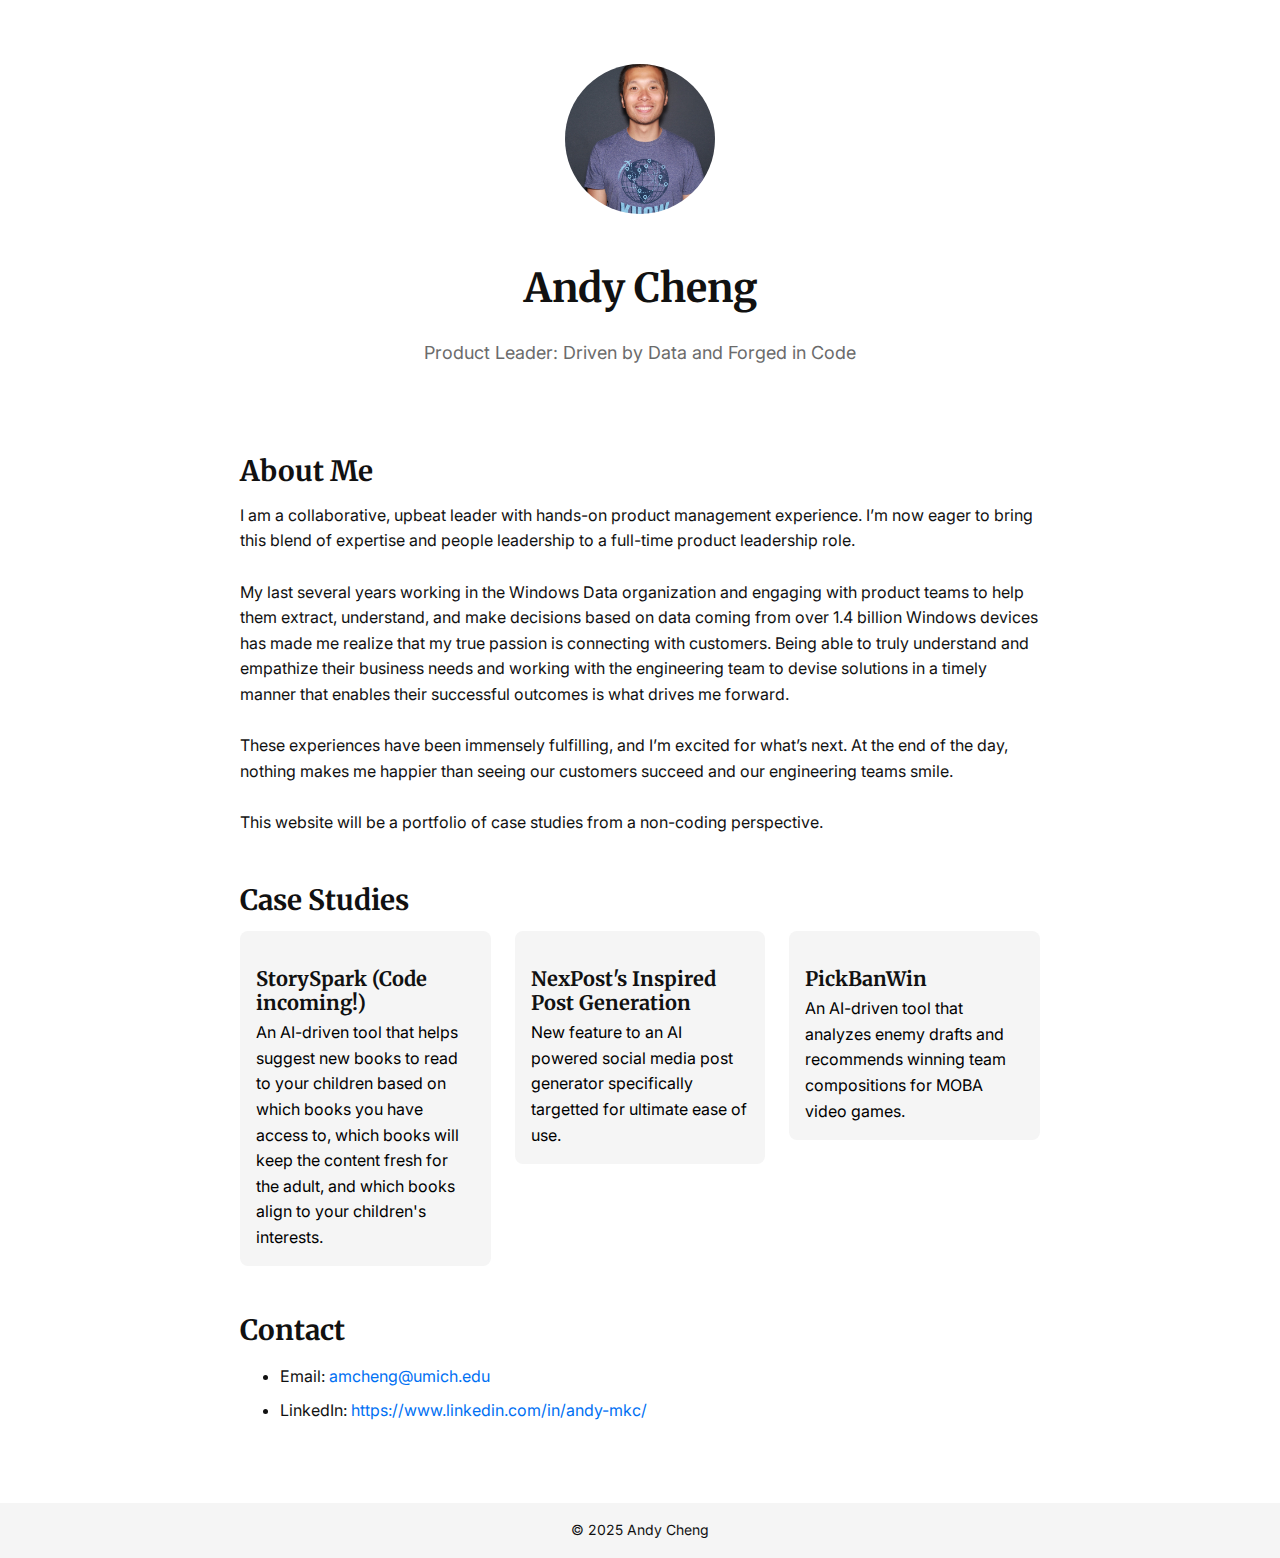
<file: index.html>
<!DOCTYPE html>
<html lang="en">
<head>
  <meta charset="UTF-8" />
  <meta name="viewport" content="width=device-width, initial-scale=1.0"/>
  <title>Andy Cheng – Product Management Portfolio</title>

  <!-- CSS Reset -->
  <link rel="stylesheet" href="css/reset.css"/>

  <!-- Design Tokens -->
  <link rel="stylesheet" href="css/colors.css"/>

  <!-- Typography -->
  <link rel="stylesheet" href="css/typography.css"/>

  <!-- Layout Helpers -->
  <link rel="stylesheet" href="css/layout.css"/>

  <!-- Components & Utilities -->
  <link rel="stylesheet" href="css/components.css"/>
</head>
<body>

  <header class="hero">
    <img
      src="img/linkedin.jpg"
      alt="Andy Cheng Portrait"
      class="hero__avatar"
    />
    <h1 class="hero__title">Andy Cheng</h1>
    <p class="hero__subtitle">Product Leader:  Driven by Data and Forged in Code</p>
  </header>

  <main>
    <section class="about">
      <h2>About Me</h2>
      <p class="preserve-lines">I am a collaborative, upbeat leader with hands-on product management experience. I’m now eager to bring this blend of expertise and people leadership to a full-time product leadership role.

My last several years working in the Windows Data organization and engaging with product teams to help them extract, understand, and make decisions based on data coming from over 1.4 billion Windows devices has made me realize that my true passion is connecting with customers. Being able to truly understand and empathize their business needs and working with the engineering team to devise solutions in a timely manner that enables their successful outcomes is what drives me forward.

These experiences have been immensely fulfilling, and I’m excited for what’s next. At the end of the day, nothing makes me happier than seeing our customers succeed and our engineering teams smile.

This website will be a portfolio of case studies from a non-coding perspective.</p>
    </section>
    <section class="projects">
      <h2>Case Studies</h2>
      <div class="projects__grid">
        <a href ="case_studies/StorySpark/storyspark.html">
          <article class="project-card">
            <h3>StorySpark (Code incoming!)</h3>
            <p>An AI-driven tool that helps suggest new books to read to your children based on which books you have access to, which books will keep the content fresh for the adult, and which books align to your children's interests.</p>
          </article>
        </a>
        <a href ="case_studies/NexPost/nexpost.html">
          <article class="project-card">
            <h3>NexPost's Inspired Post Generation</h3>
            <p>New feature to an AI powered social media post generator specifically targetted for ultimate ease of use.</p>
          </article>
        </a>
        <a href ="case_studies/PickBanWin/pick_ban_win.html">
          <article class="project-card">
            <h3>PickBanWin</h3>
            <p>An AI-driven tool that analyzes enemy drafts and recommends winning team compositions for MOBA video games.</p>
          </article>
        </a>
      </div>
    </section>

    <section class="contact">
      <h2>Contact</h2>
      <ul class="contact__list">
        <li>Email: <a href="mailto:amcheng@umich.edu">amcheng@umich.edu</a></li>
        <li>LinkedIn: <a href="https://www.linkedin.com/in/andy-mkc/" target="_blank">https://www.linkedin.com/in/andy-mkc/</a></li>
      </ul>
    </section>
  </main>

  <footer class="footer">
    <p>&copy; 2025 Andy Cheng</p>
  </footer>

</body>
</html>
</file>
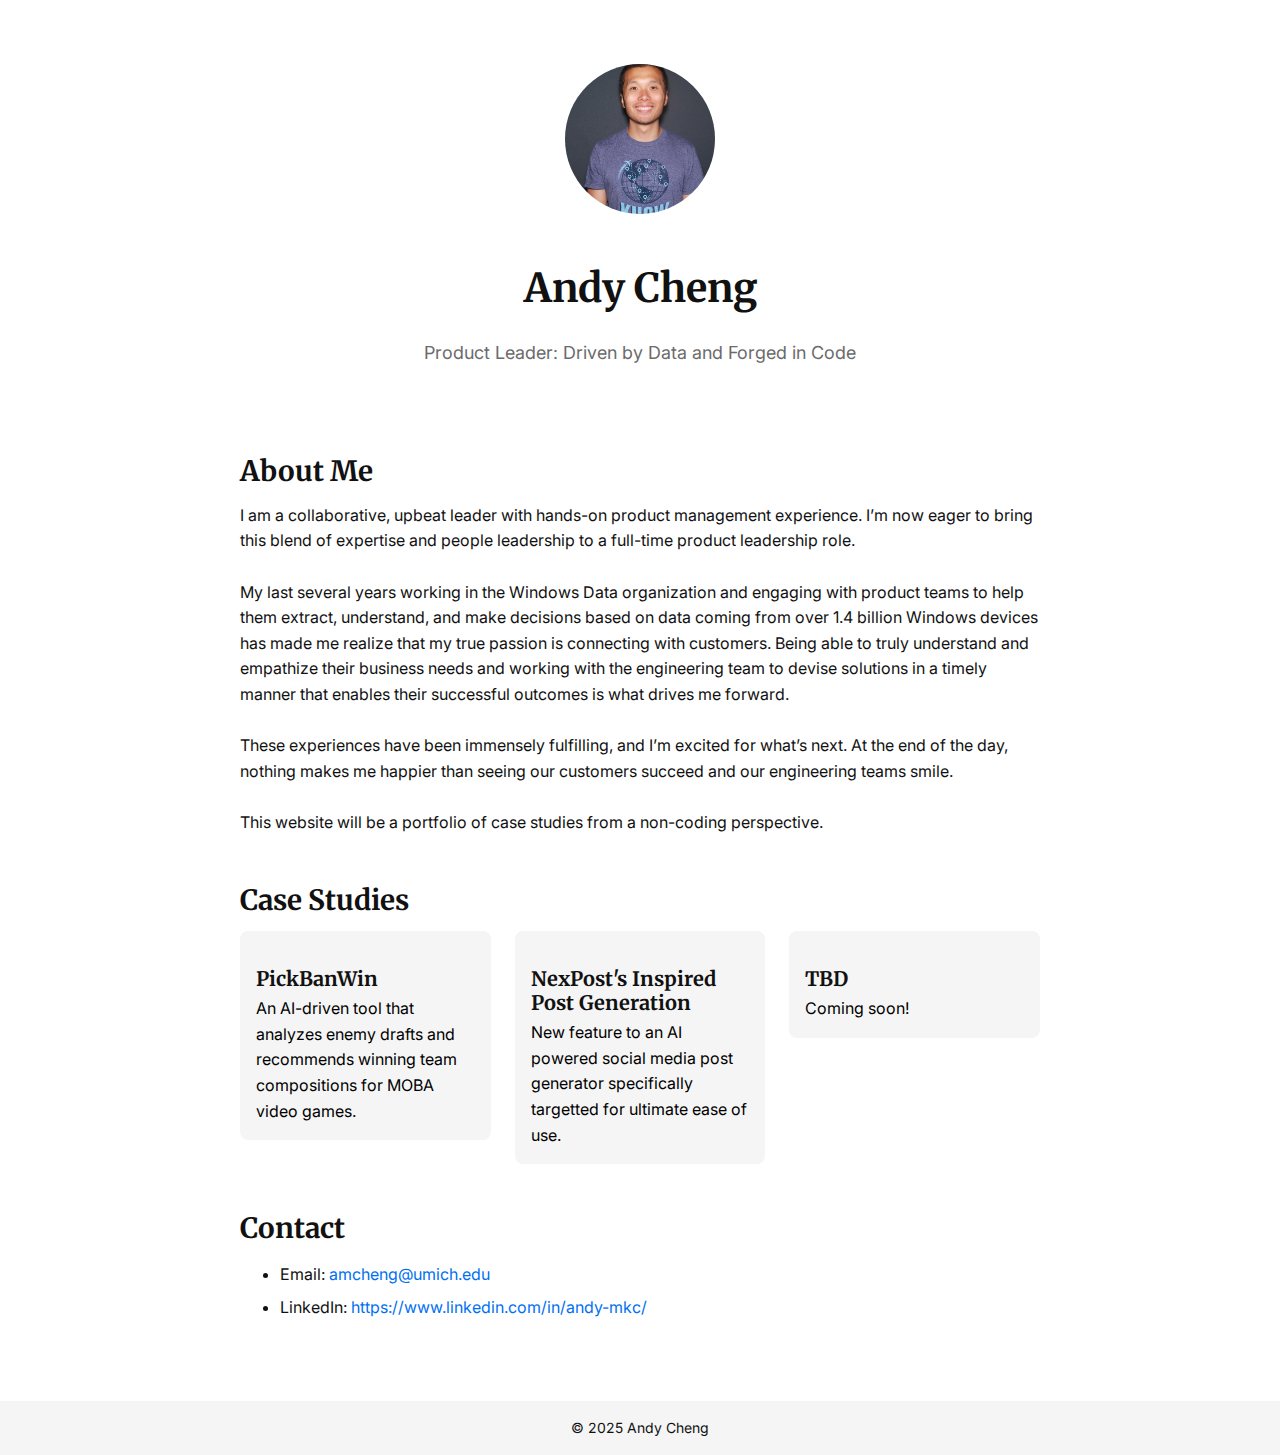
<file: website/index.html>
<!DOCTYPE html>
<html lang="en">
<head>
  <meta charset="UTF-8" />
  <meta name="viewport" content="width=device-width, initial-scale=1.0"/>
  <title>Andy Cheng – Product Management Portfolio</title>

  <!-- CSS Reset -->
  <link rel="stylesheet" href="css/reset.css"/>

  <!-- Design Tokens -->
  <link rel="stylesheet" href="css/colors.css"/>

  <!-- Typography -->
  <link rel="stylesheet" href="css/typography.css"/>

  <!-- Layout Helpers -->
  <link rel="stylesheet" href="css/layout.css"/>

  <!-- Components & Utilities -->
  <link rel="stylesheet" href="css/components.css"/>
</head>
<body>

  <header class="hero">
    <img
      src="img/linkedin.jpg"
      alt="Andy Cheng Portrait"
      class="hero__avatar"
    />
    <h1 class="hero__title">Andy Cheng</h1>
    <p class="hero__subtitle">Product Leader:  Driven by Data and Forged in Code</p>
  </header>

  <main>
    <section class="about">
      <h2>About Me</h2>
      <p class="preserve-lines">I am a collaborative, upbeat leader with hands-on product management experience. I’m now eager to bring this blend of expertise and people leadership to a full-time product leadership role.

My last several years working in the Windows Data organization and engaging with product teams to help them extract, understand, and make decisions based on data coming from over 1.4 billion Windows devices has made me realize that my true passion is connecting with customers. Being able to truly understand and empathize their business needs and working with the engineering team to devise solutions in a timely manner that enables their successful outcomes is what drives me forward.

These experiences have been immensely fulfilling, and I’m excited for what’s next. At the end of the day, nothing makes me happier than seeing our customers succeed and our engineering teams smile.

This website will be a portfolio of case studies from a non-coding perspective.</p>
    </section>
    <section class="projects">
      <h2>Case Studies</h2>
      <div class="projects__grid">
        <a href ="case_studies/pick_ban_win.html">
          <article class="project-card">
            <h3>PickBanWin</h3>
            <p>An AI-driven tool that analyzes enemy drafts and recommends winning team compositions for MOBA video games.</p>
          </article>
        </a>
        <a href ="case_studies/nexpost.html">
          <article class="project-card">
            <h3>NexPost's Inspired Post Generation</h3>
            <p>New feature to an AI powered social media post generator specifically targetted for ultimate ease of use.</p>
          </article>
        </a>
        <a href ="case_studies/tbd.html">
          <article class="project-card">
            <h3>TBD</h3>
            <p>Coming soon!</p>
          </article>
        </a>
      </div>
    </section>

    <section class="contact">
      <h2>Contact</h2>
      <ul class="contact__list">
        <li>Email: <a href="mailto:amcheng@umich.edu">amcheng@umich.edu</a></li>
        <li>LinkedIn: <a href="https://www.linkedin.com/in/andy-mkc/" target="_blank">https://www.linkedin.com/in/andy-mkc/</a></li>
      </ul>
    </section>
  </main>

  <footer class="footer">
    <p>&copy; 2025 Andy Cheng</p>
  </footer>

</body>
</html>
</file>
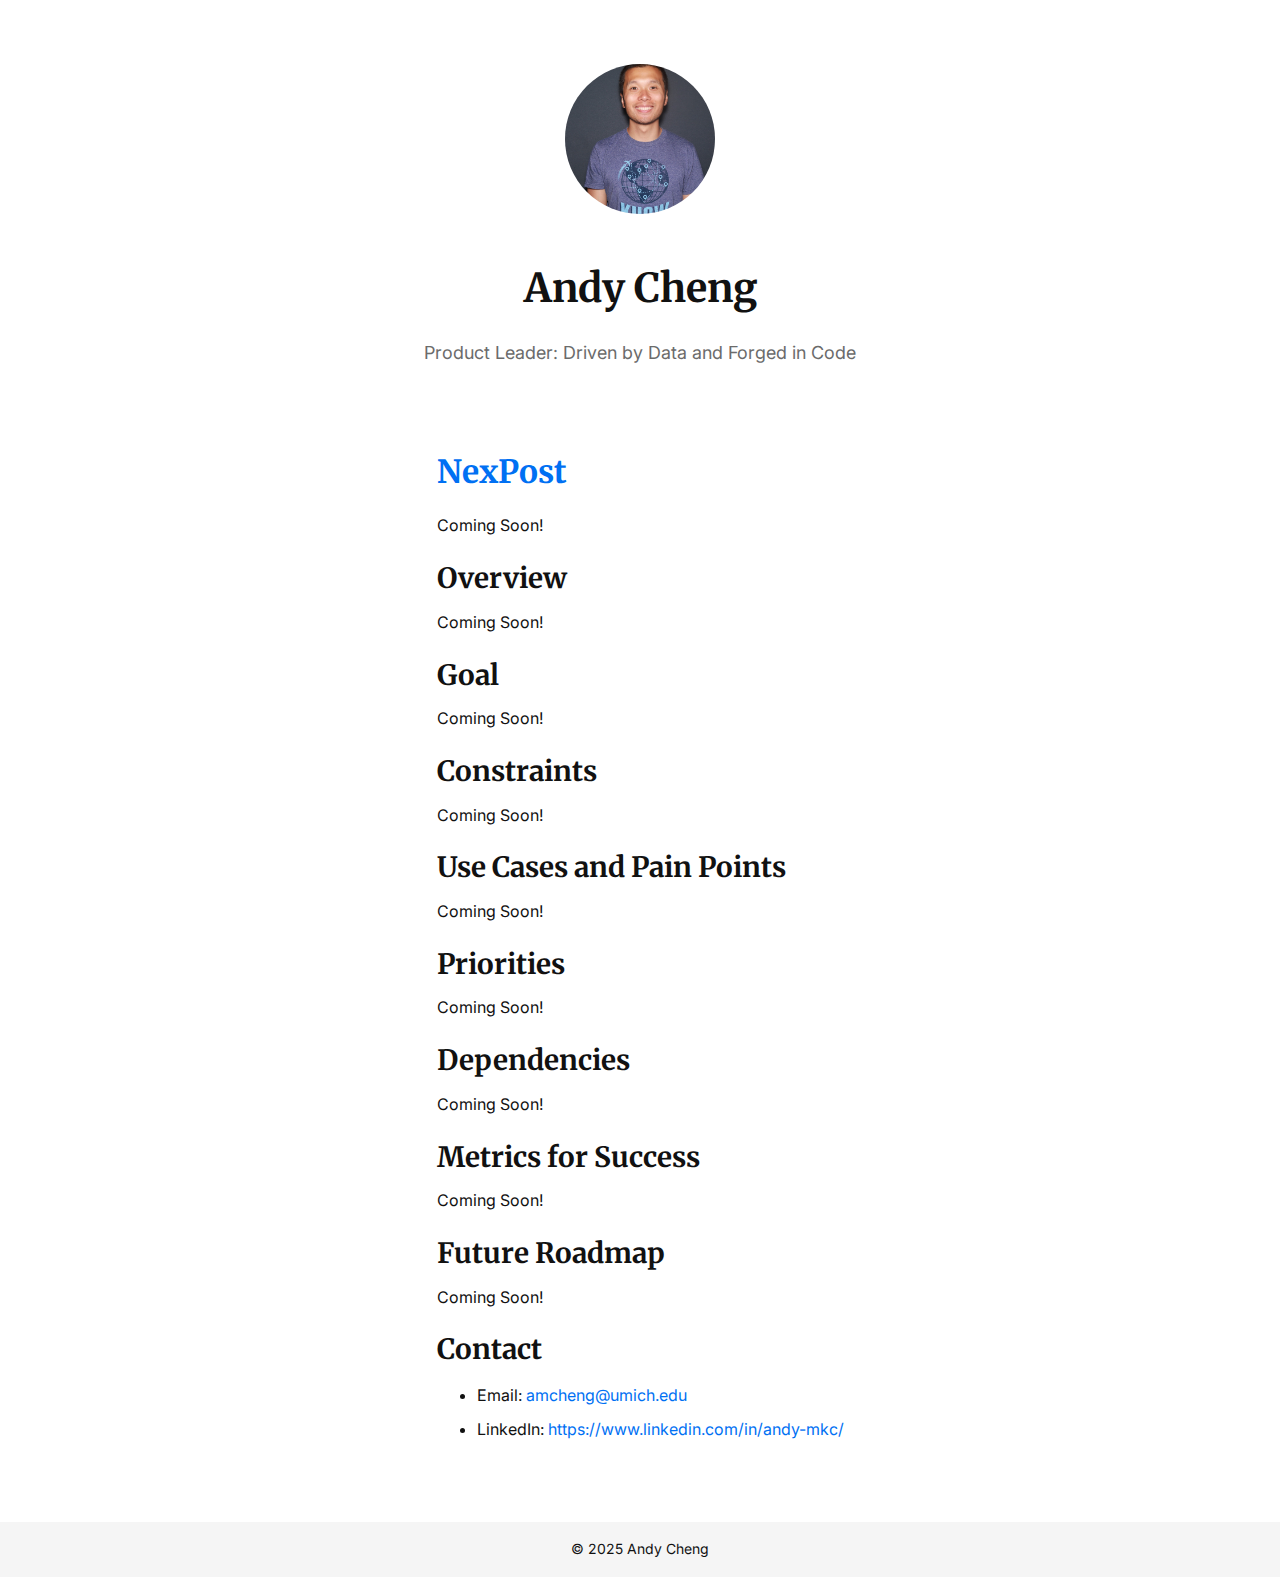
<file: case_studies/nexpost.html>
<!DOCTYPE html>
<html lang="en">
<head>
  <meta charset="UTF-8" />
  <meta name="viewport" content="width=device-width, initial-scale=1.0"/>
  <title>Andy Cheng – Product Management Portfolio</title>

  <!-- CSS Reset -->
  <link rel="stylesheet" href="../css/reset.css"/>

  <!-- Design Tokens -->
  <link rel="stylesheet" href="../css/colors.css"/>

  <!-- Typography -->
  <link rel="stylesheet" href="../css/typography.css"/>

  <!-- Layout Helpers -->
  <link rel="stylesheet" href="../css/layout.css"/>

  <!-- Components & Utilities -->
  <link rel="stylesheet" href="../css/components.css"/>
</head>
<body>
  <header class="hero">
    <img
      src="../img/linkedin.jpg"
      alt="Andy Cheng Portrait"
      class="hero__avatar"
    />
    <h1 class="hero__title">Andy Cheng</h1>
    <p class="hero__subtitle">Product Leader:  Driven by Data and Forged in Code</p>
  </header>
  <main>
    <!--
    <h1>TODO</h1>
    <ul>
      <li>FRD</li>
      <li>User Story</li>
      <li>User flow</li>
      <li>Wireframes?</li>
      <li>Mockups (with explanations on why this hero was chosen to be picked or banned)</li>
      <li>MVP</li>
      <li>Next Features after MVP</li>
      <li>How to monetize?</li>
      <li>Rely less on community content as the patch just release and then rely more as it goes on</li>
    </ul>
    -->
    <h1><a href="https://www.nexpost.ai/" target="_blank">NexPost</a></h1>
    Coming Soon!
    <h2 class="preserve-lines">Overview</h2>
    Coming Soon!
    <h2>Goal</h2>
    Coming Soon!
    <h2>Constraints</h2>
    Coming Soon!
    <h2>Use Cases and Pain Points</h2>
    Coming Soon!
    <h2>Priorities</h2>
    Coming Soon!
    <h2>Dependencies</h2>
    Coming Soon!
    <h2>Metrics for Success</h2>
    Coming Soon!
    <h2>Future Roadmap</h2>
    Coming Soon!
    <section class="contact">
      <h2>Contact</h2>
      <ul class="contact__list">
        <li>Email: <a href="mailto:amcheng@umich.edu">amcheng@umich.edu</a></li>
        <li>LinkedIn: <a href="https://www.linkedin.com/in/andy-mkc/" target="_blank">https://www.linkedin.com/in/andy-mkc/</a></li>
      </ul>
    </section>
  </main>
  <footer class="footer">
    <p>&copy; 2025 Andy Cheng</p>
  </footer>

</body>
</html>
</file>
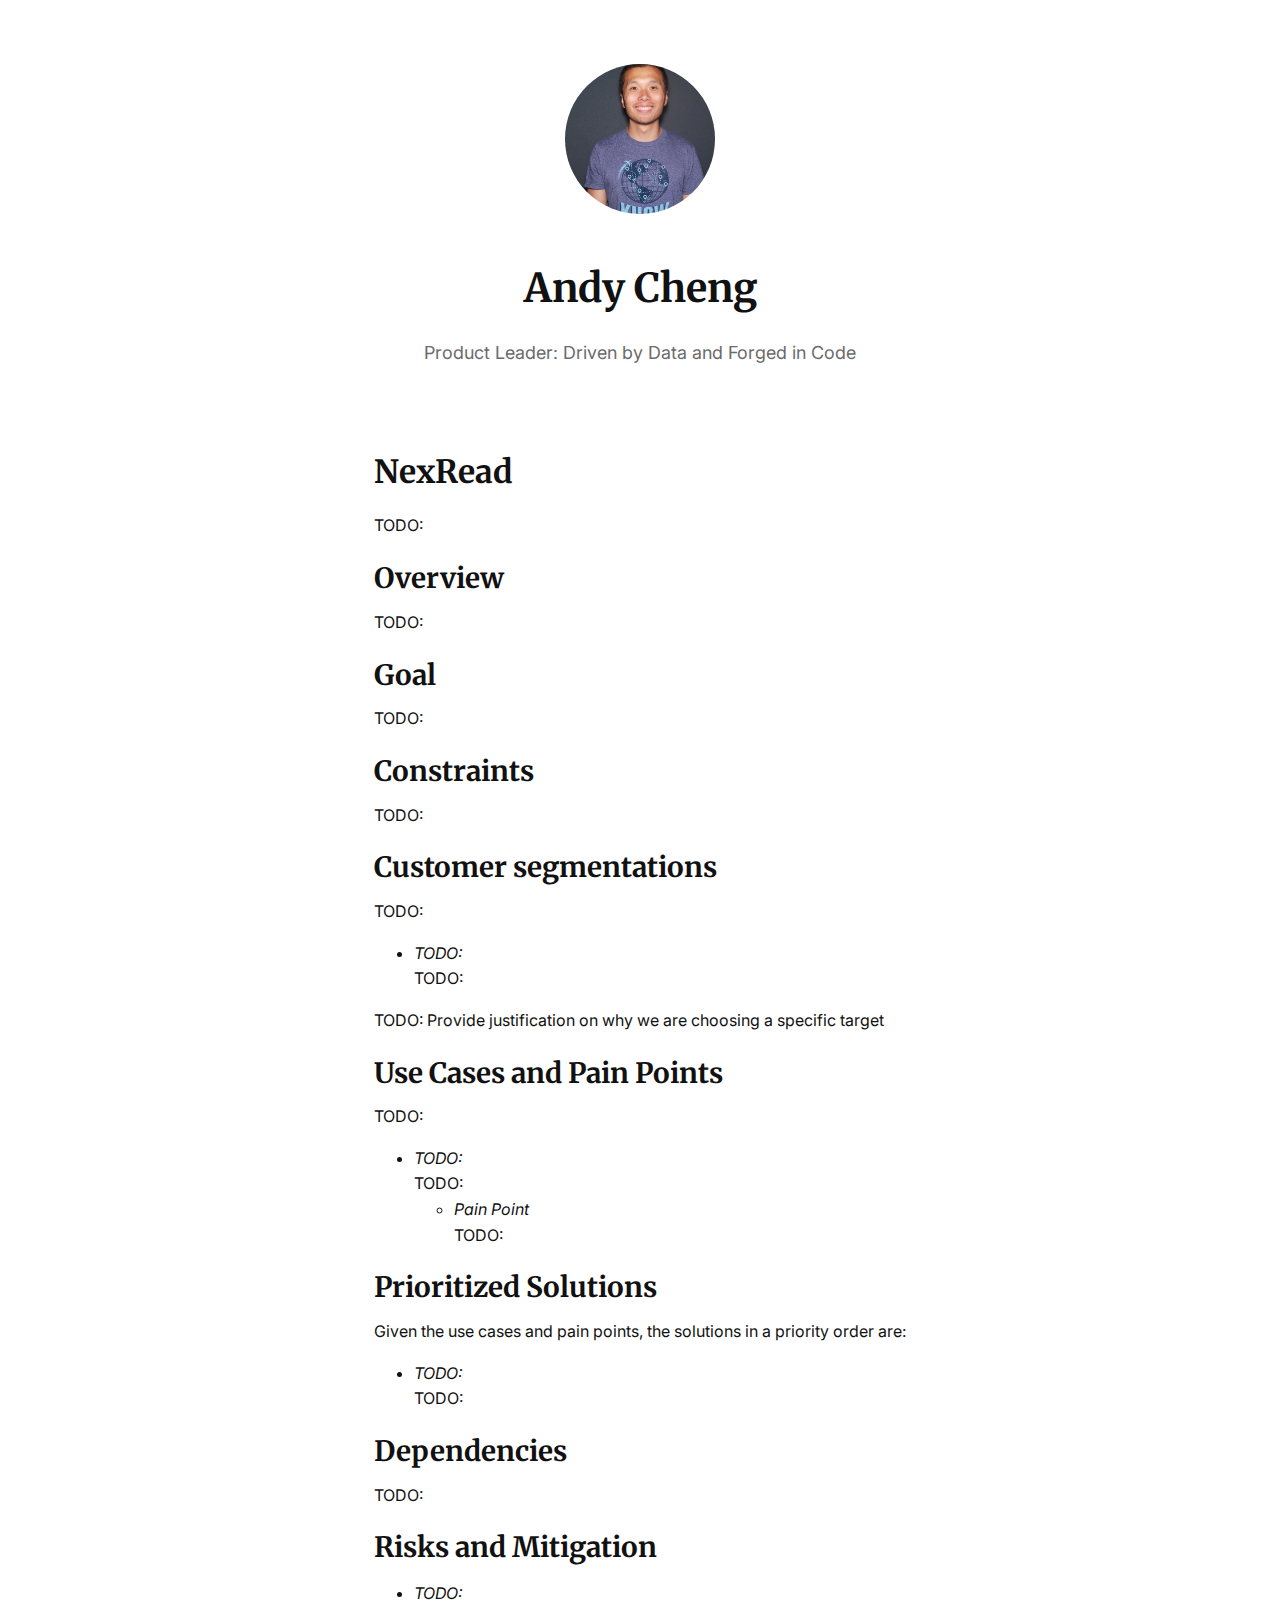
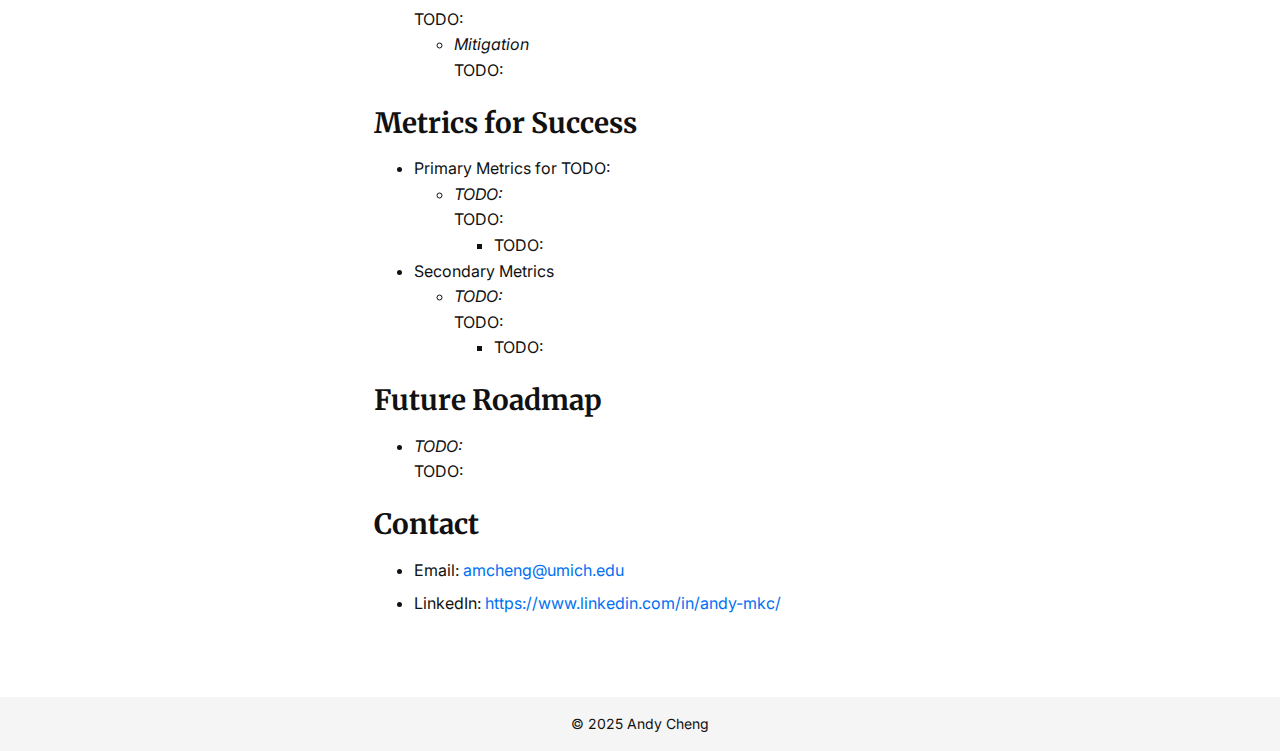
<file: case_studies/nexread.html>
<!DOCTYPE html>
<html lang="en">
<head>
  <meta charset="UTF-8" />
  <meta name="viewport" content="width=device-width, initial-scale=1.0"/>
  <title>Andy Cheng – Product Management Portfolio</title>

  <!-- CSS Reset -->
  <link rel="stylesheet" href="../css/reset.css"/>

  <!-- Design Tokens -->
  <link rel="stylesheet" href="../css/colors.css"/>

  <!-- Typography -->
  <link rel="stylesheet" href="../css/typography.css"/>

  <!-- Layout Helpers -->
  <link rel="stylesheet" href="../css/layout.css"/>

  <!-- Components & Utilities -->
  <link rel="stylesheet" href="../css/components.css"/>
</head>
<body>
  <header class="hero">
    <a href="../index.html" class="hero__home-link">
      <img
        src="../img/linkedin.jpg"
        alt="Andy Cheng Portrait"
        class="hero__avatar"
      />
      <h1 class="hero__title">Andy Cheng</h1>
      <p class="hero__subtitle">Product Leader:  Driven by Data and Forged in Code</p>
    </a>
  </header>
  <main>
    <!--
    <h1>TODO</h1>
    <ul>
      <li>FRD</li>
      <li>User Story</li>
      <li>User flow</li>
      <li>Wireframes?</li>
      <li>Mockups (with explanations on why this hero was chosen to be picked or banned)</li>
      <li>MVP</li>
      <li>Next Features after MVP</li>
      <li>How to monetize?</li>
      <li>Rely less on community content as the patch just release and then rely more as it goes on</li>
    </ul>
    -->
    <h1>NexRead</h1>
    TODO:
    <h2 class="preserve-lines">Overview</h2>
    TODO:
    <h2>Goal</h2>
    TODO:
    <h2>Constraints</h2>
      TODO:
    <h2>Customer segmentations</h2>
    TODO:
    <ul>
      <li>
        <i>TODO:</i><br/>
        TODO:
      </li>      
    </ul>
    TODO:  Provide justification on why we are choosing a specific target
    <h2>Use Cases and Pain Points</h2>
    TODO:
    <ul>
      <li>
        <i>TODO:</i><br/>
        TODO:
        <ul>
          <li>
            <i>Pain Point</i><br/>
            TODO:
          </li>
        </ul>
      </li>
    </ul>
    <h2>Prioritized Solutions</h2>
    Given the use cases and pain points, the solutions in a priority order are:
    <ul>
      <li>
        <i>TODO:</i>
        <br/>
        TODO:
      </li>
    </ul>
    <h2>Dependencies</h2>
    TODO:
    <h2>Risks and Mitigation</h2>
     <ul>
      <li>
        <i>TODO:</i>
        <br/>
        TODO:
        <ul>
          <li>
            <i>Mitigation</i>
            <br/>
            TODO:
          </li>
        </ul>
      </li>
    </ul>
    <h2>Metrics for Success</h2>
    <ul>
      <li>
        Primary Metrics for TODO:
        <ul>
          <li>
            <i>TODO:</i><br/>
            TODO:
            <ul>
              <li>
                TODO:
              </li>
            </ul>
          </li>
        </ul>
      </li>
      <li>
        Secondary Metrics
        <ul>
          <li>
            <i>TODO:</i><br/>
            TODO:
            <ul>
              <li>
                TODO:
              </li>
            </ul>
          </li>
        </ul>
      </li>
    </ul>
    <h2>Future Roadmap</h2>
    <ul>
      <li>
        <i>TODO:</i>
        <br/>
        TODO:
      </li>
    </ul>
    <section class="contact">
      <h2>Contact</h2>
      <ul class="contact__list">
        <li>Email: <a href="mailto:amcheng@umich.edu">amcheng@umich.edu</a></li>
        <li>LinkedIn: <a href="https://www.linkedin.com/in/andy-mkc/" target="_blank">https://www.linkedin.com/in/andy-mkc/</a></li>
      </ul>
    </section>
  </main>
  <footer class="footer">
    <p>&copy; 2025 Andy Cheng</p>
  </footer>

</body>
</html>
</file>
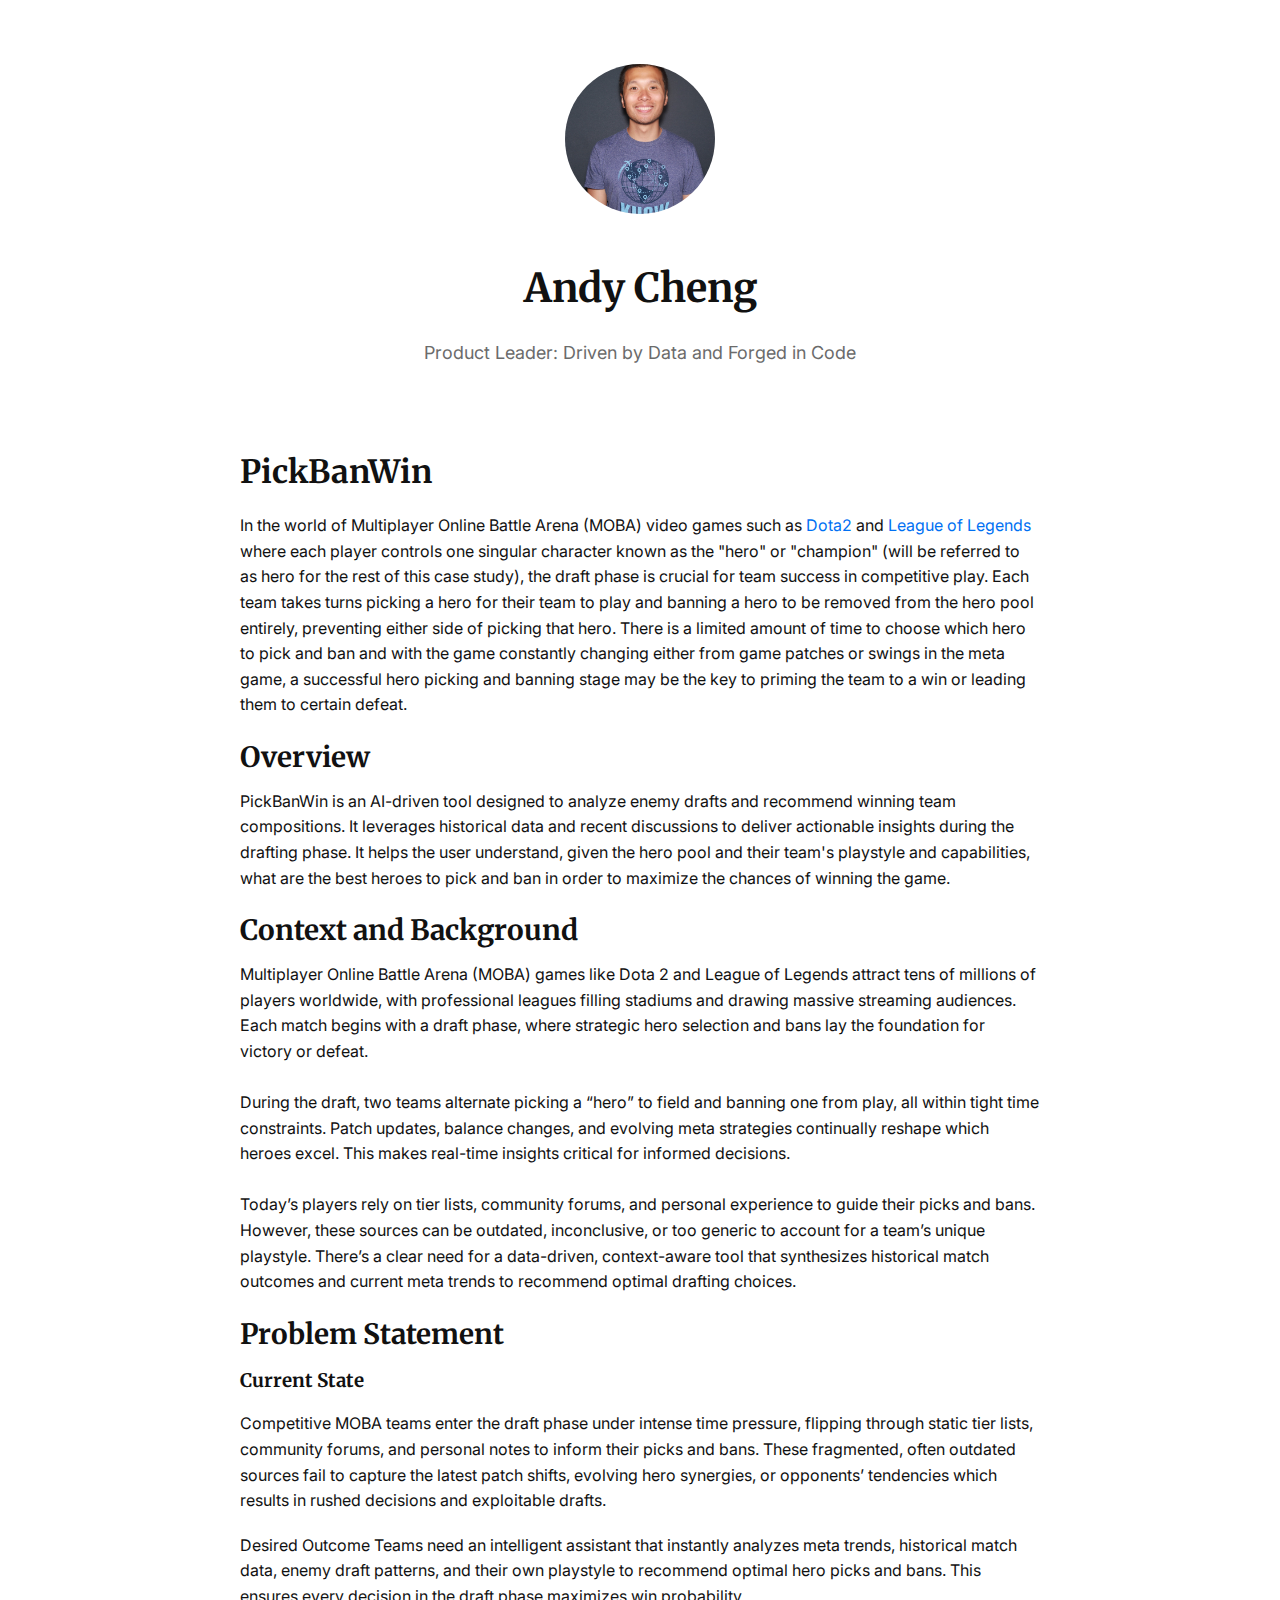
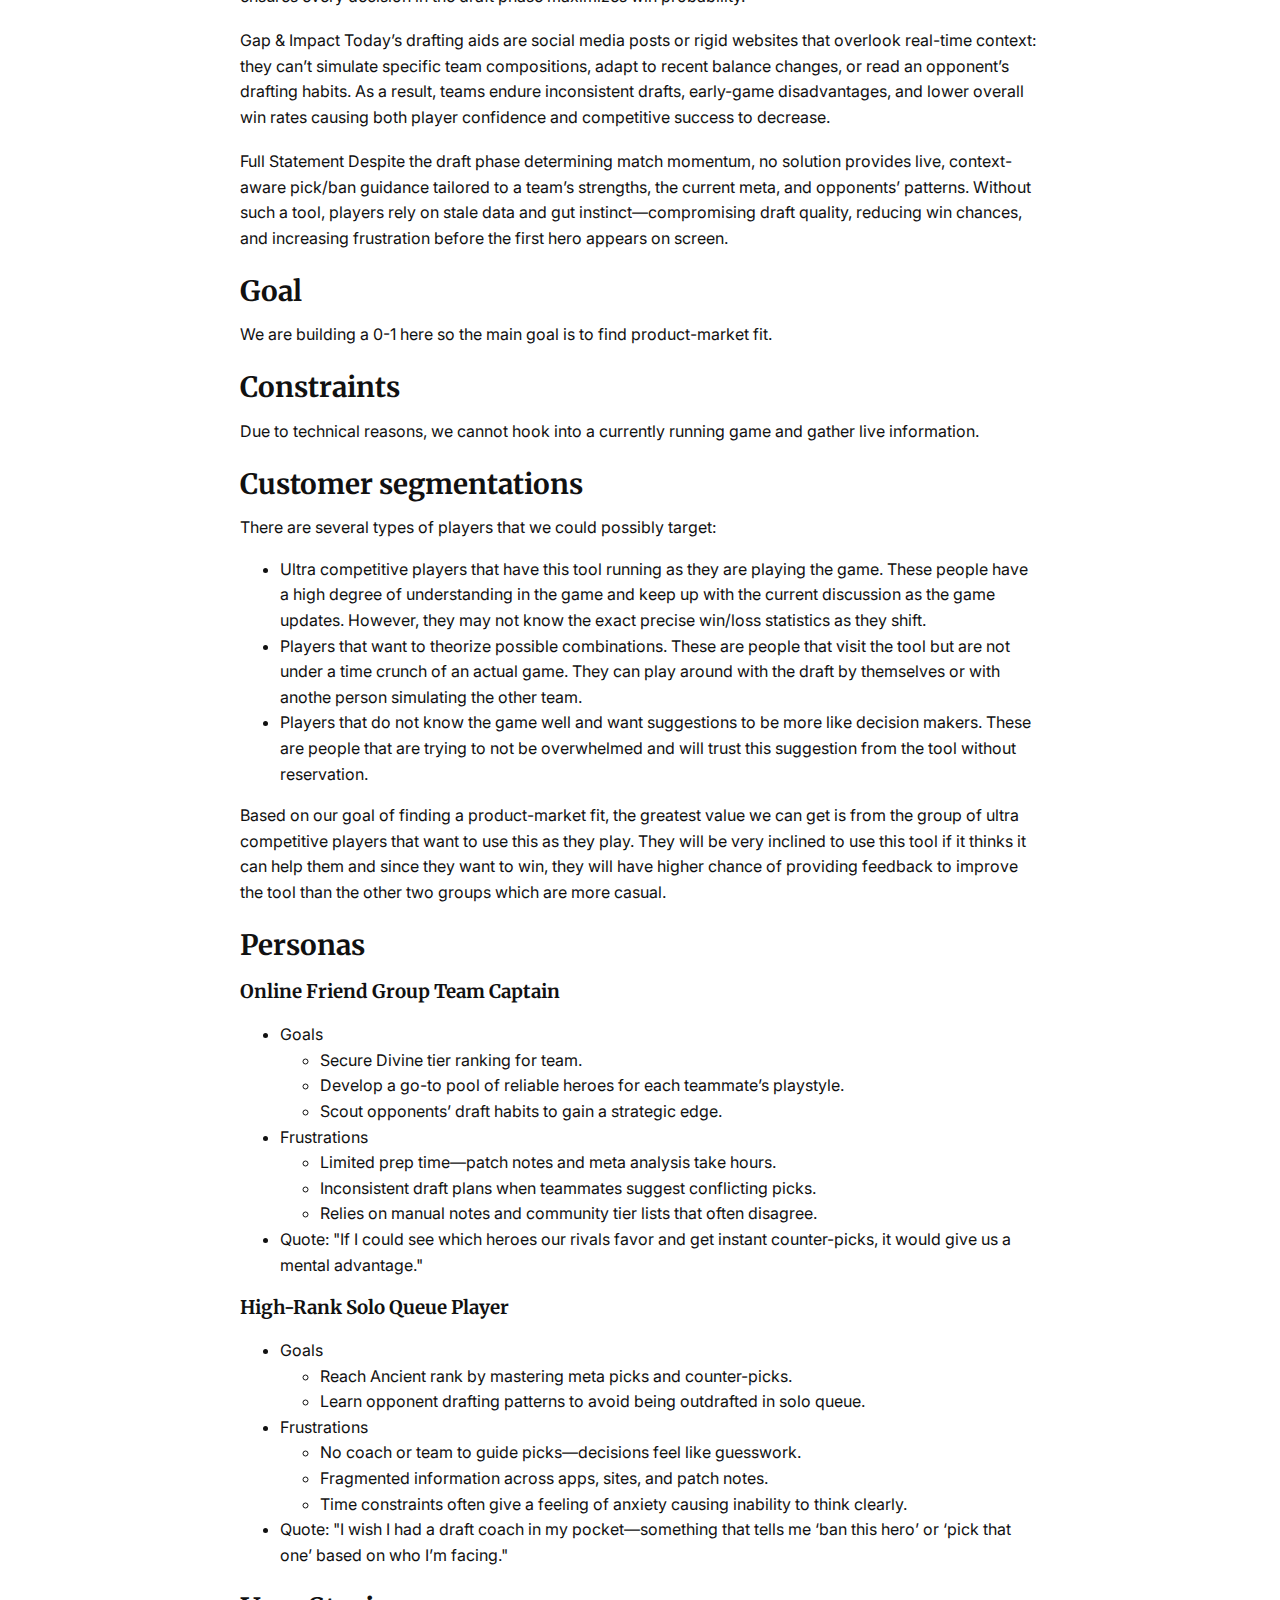
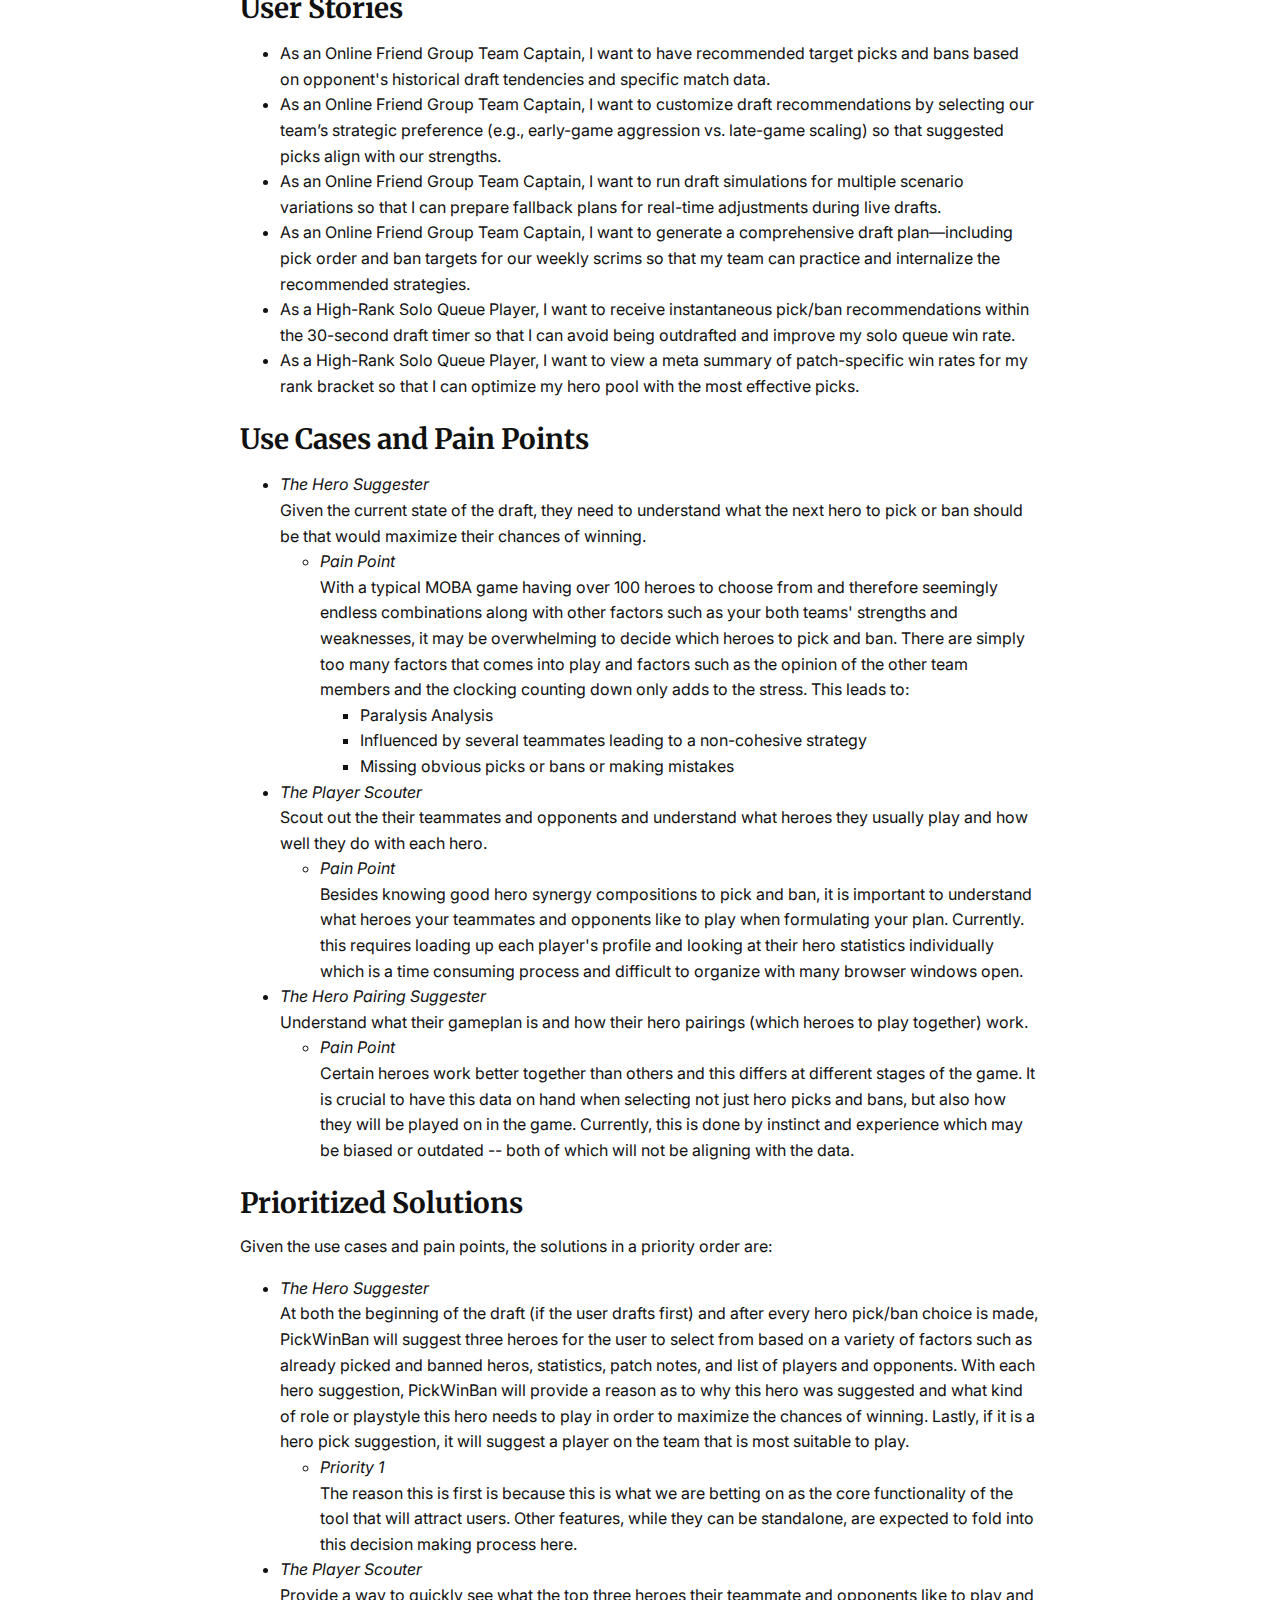
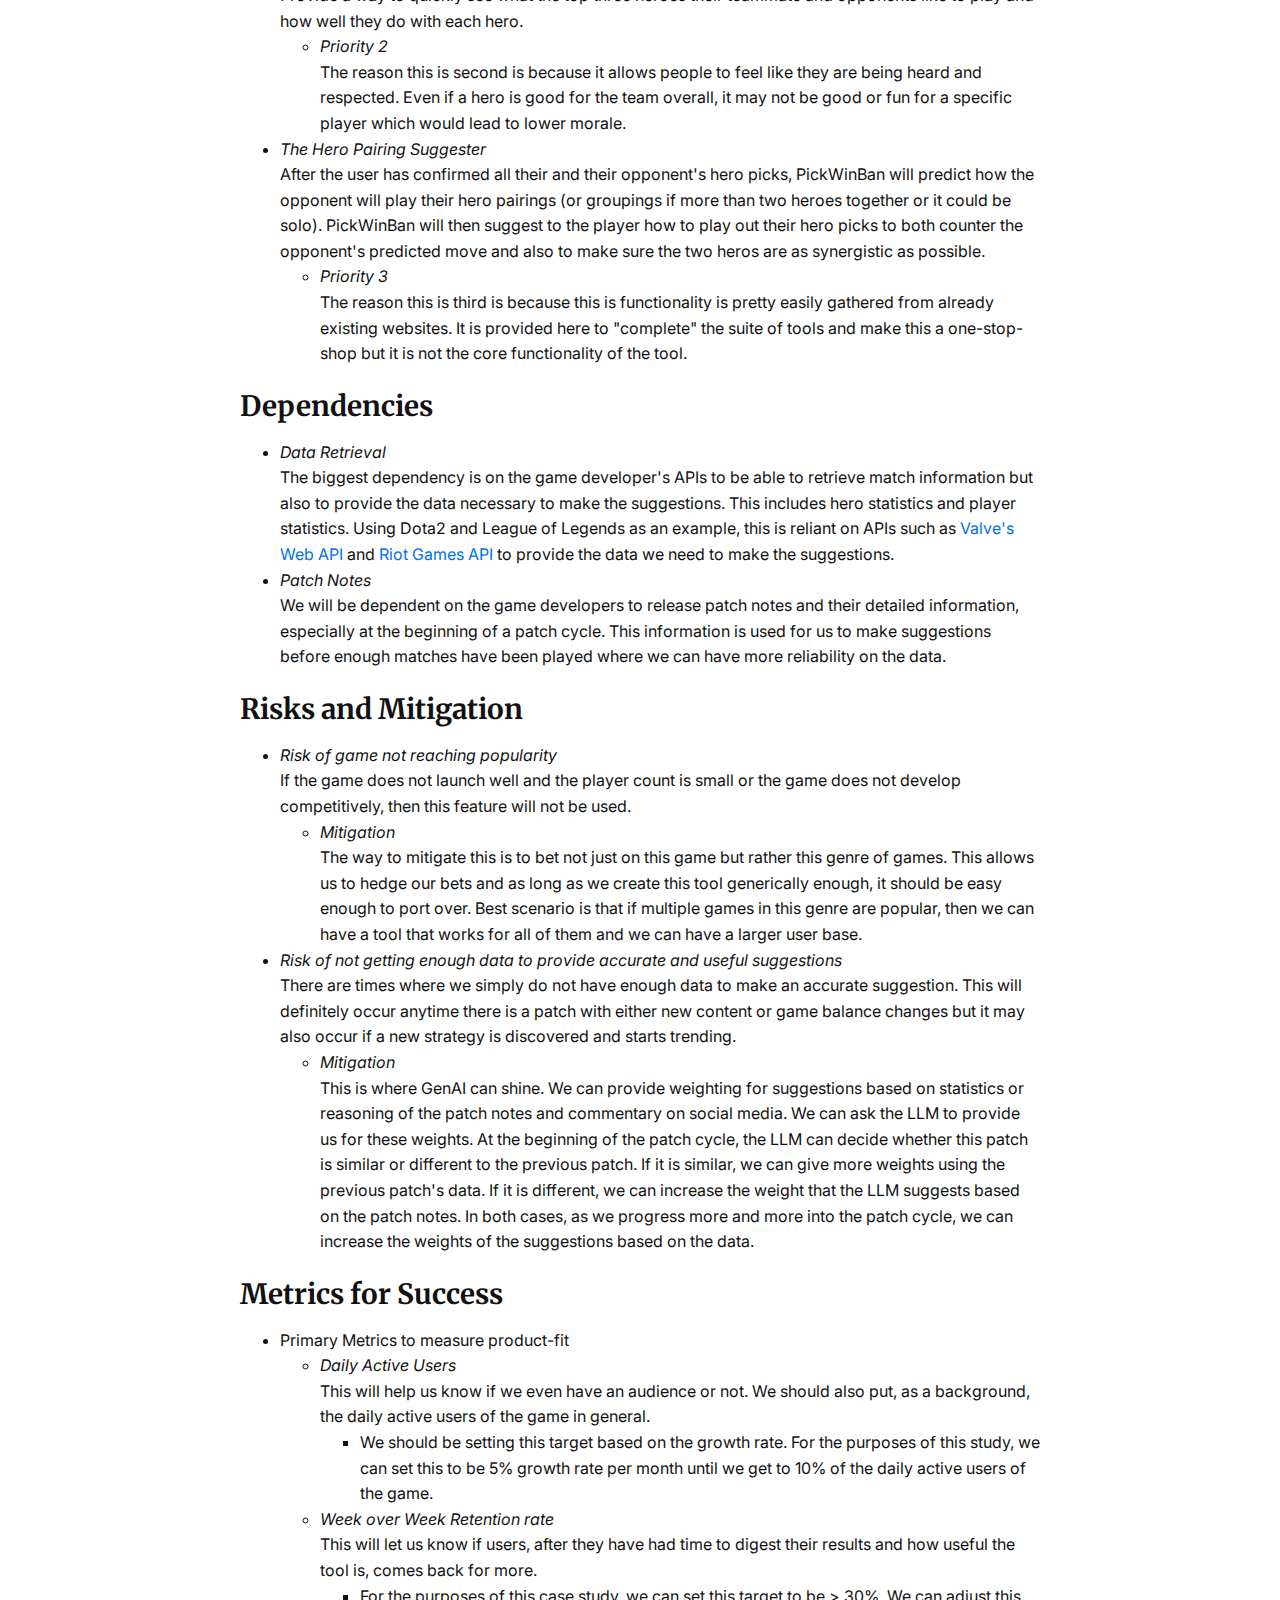
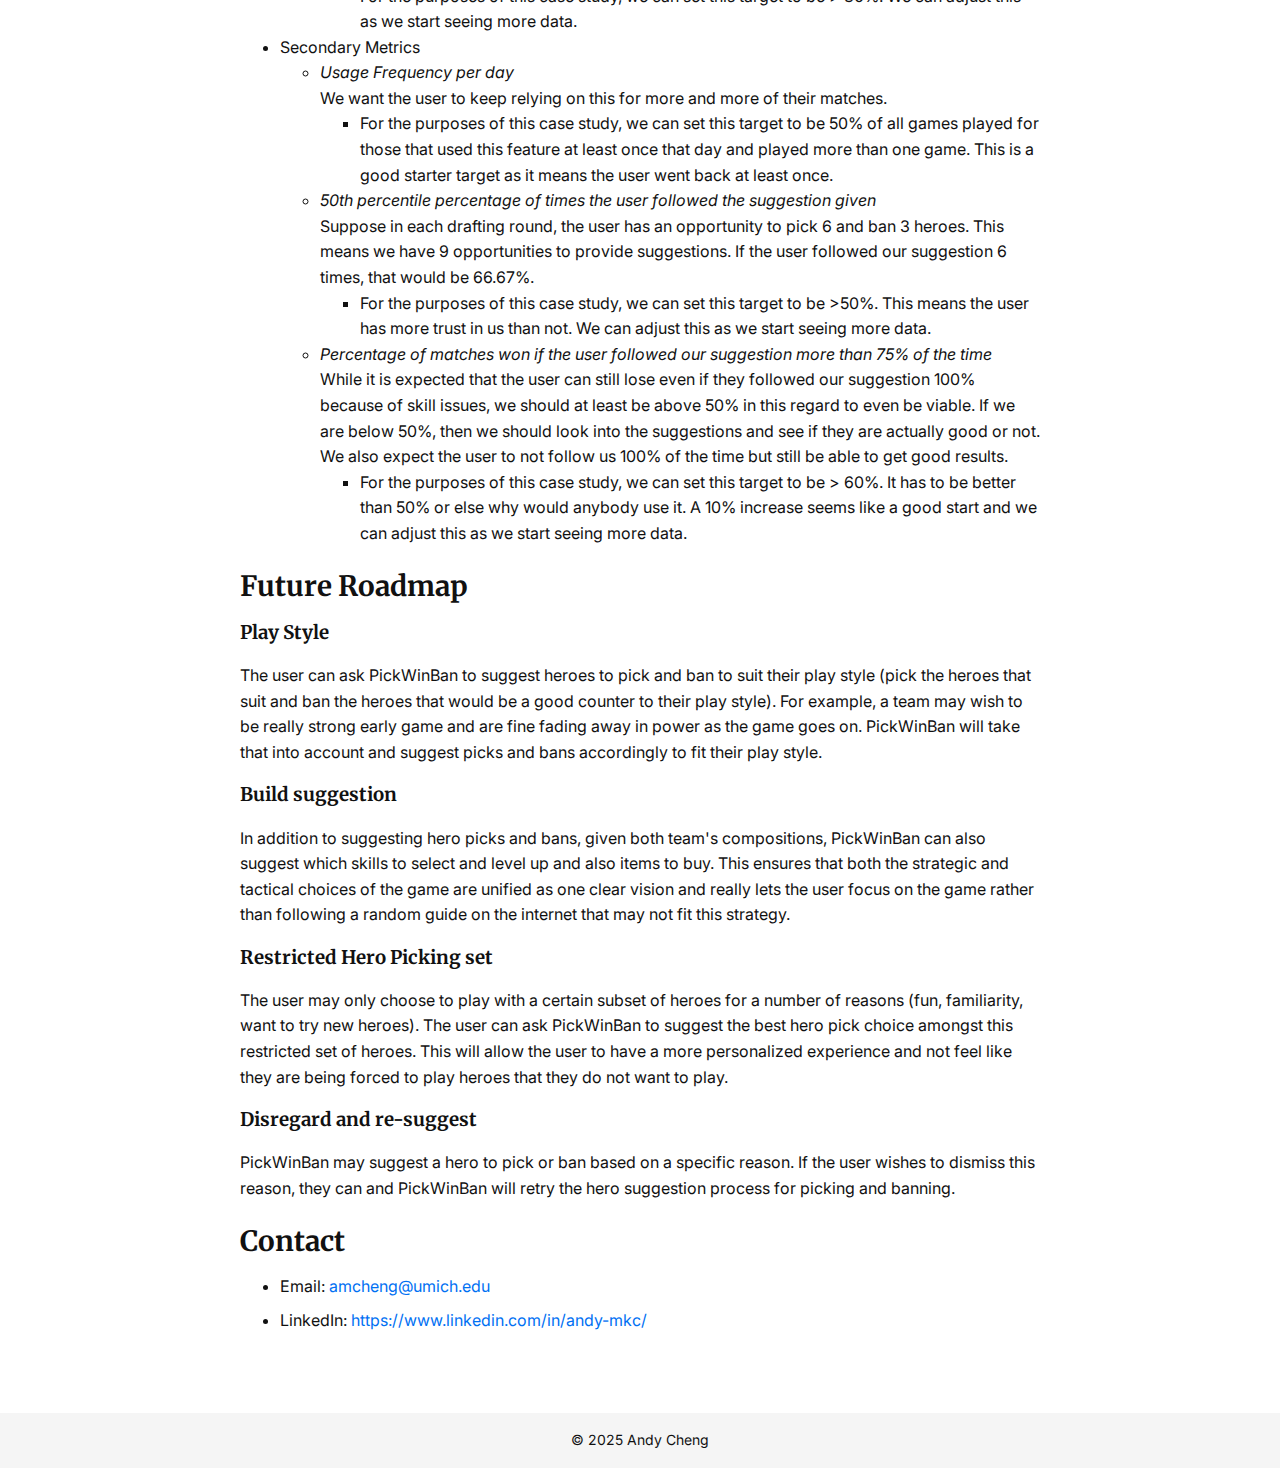
<file: case_studies/pick_ban_win.html>
<!DOCTYPE html>
<html lang="en">
<head>
  <meta charset="UTF-8" />
  <meta name="viewport" content="width=device-width, initial-scale=1.0"/>
  <title>Andy Cheng – Product Management Portfolio</title>

  <!-- CSS Reset -->
  <link rel="stylesheet" href="../css/reset.css"/>

  <!-- Design Tokens -->
  <link rel="stylesheet" href="../css/colors.css"/>

  <!-- Typography -->
  <link rel="stylesheet" href="../css/typography.css"/>

  <!-- Layout Helpers -->
  <link rel="stylesheet" href="../css/layout.css"/>

  <!-- Components & Utilities -->
  <link rel="stylesheet" href="../css/components.css"/>
</head>
<body>
  <header class="hero">
    <a href="../index.html" class="hero__home-link">
      <img
        src="../img/linkedin.jpg"
        alt="Andy Cheng Portrait"
        class="hero__avatar"
      />
      <h1 class="hero__title">Andy Cheng</h1>
      <p class="hero__subtitle">Product Leader:  Driven by Data and Forged in Code</p>
    </a>
  </header>
  <main>
    <!--
    <h1>TODO</h1>
    <ul>
      <li>FRD</li>
      <li>User Story</li>
      <li>User flow</li>
      <li>Wireframes?</li>
      <li>Mockups (with explanations on why this hero was chosen to be picked or banned)</li>
      <li>MVP</li>
      <li>Next Features after MVP</li>
      <li>How to monetize?</li>
      <li>Rely less on community content as the patch just release and then rely more as it goes on</li>
    </ul>
    -->
    <h1>PickBanWin</h1>
    In the world of Multiplayer Online Battle Arena (MOBA) video games such as <a href="https://en.wikipedia.org/wiki/Dota_2" target="_blank">Dota2</a> and <a href="https://en.wikipedia.org/wiki/League_of_Legends" target="_blank">League of Legends</a> where each player controls one singular character known as the "hero" or "champion" (will be referred to as hero for the rest of this case study), the draft phase is crucial for team success in competitive play.  Each team takes turns picking a hero for their team to play and banning a hero to be removed from the hero pool entirely, preventing either side of picking that hero.  There is a limited amount of time to choose which hero to pick and ban and with the game constantly changing either from game patches or swings in the meta game, a successful hero picking and banning stage may be the key to priming the team to a win or leading them to certain defeat.
    <h2>Overview</h2>
    PickBanWin is an AI-driven tool designed to analyze enemy drafts and recommend winning team compositions. It leverages historical data and recent discussions to deliver actionable insights during the drafting phase.  It helps the user understand, given the hero pool and their team's playstyle and capabilities, what are the best heroes to pick and ban in order to maximize the chances of winning the game.
    <h2>Context and Background</h2>
    Multiplayer Online Battle Arena (MOBA) games like Dota 2 and League of Legends attract tens of millions of players worldwide, with professional leagues filling stadiums and drawing massive streaming audiences. Each match begins with a draft phase, where strategic hero selection and bans lay the foundation for victory or defeat.<br/>
    <br/>
    During the draft, two teams alternate picking a “hero” to field and banning one from play, all within tight time constraints. Patch updates, balance changes, and evolving meta strategies continually reshape which heroes excel.  This makes real-time insights critical for informed decisions.<br/>
    <br/>
    Today’s players rely on tier lists, community forums, and personal experience to guide their picks and bans. However, these sources can be outdated, inconclusive, or too generic to account for a team’s unique playstyle. There’s a clear need for a data-driven, context-aware tool that synthesizes historical match outcomes and current meta trends to recommend optimal drafting choices.

    <h2>Problem Statement</h2>

    <h3>Current State</h3>
    Competitive MOBA teams enter the draft phase under intense time pressure, flipping through static tier lists, community forums, and personal notes to inform their picks and bans. These fragmented, often outdated sources fail to capture the latest patch shifts, evolving hero synergies, or opponents’ tendencies which results in rushed decisions and exploitable drafts.
    <h3></h3>Desired Outcome</h3>
    Teams need an intelligent assistant that instantly analyzes meta trends, historical match data, enemy draft patterns, and their own playstyle to recommend optimal hero picks and bans.  This ensures every decision in the draft phase maximizes win probability.
    <h3></h3>Gap & Impact</h3>
    Today’s drafting aids are social media posts or rigid websites that overlook real-time context: they can’t simulate specific team compositions, adapt to recent balance changes, or read an opponent’s drafting habits. As a result, teams endure inconsistent drafts, early-game disadvantages, and lower overall win rates causing both player confidence and competitive success to decrease.
    <h3></h3>Full Statement</h3>
    Despite the draft phase determining match momentum, no solution provides live, context-aware pick/ban guidance tailored to a team’s strengths, the current meta, and opponents’ patterns. Without such a tool, players rely on stale data and gut instinct—compromising draft quality, reducing win chances, and increasing frustration before the first hero appears on screen.

    <h2>Goal</h2>
    We are building a 0-1 here so the main goal is to find product-market fit.
    <h2>Constraints</h2>
    Due to technical reasons, we cannot hook into a currently running game and gather live information.
    <h2>Customer segmentations</h2>
    There are several types of players that we could possibly target:
    <ul>
      <li>
        Ultra competitive players that have this tool running as they are playing the game.  These people have a high degree of understanding in the game and keep up with the current discussion as the game updates.  However, they may not know the exact precise win/loss statistics as they shift.
      </li>
      <li>
        Players that want to theorize possible combinations.  These are people that visit the tool but are not under a time crunch of an actual game.  They can play around with the draft by themselves or with anothe person simulating the other team.
      </li>
      <li>
        Players that do not know the game well and want suggestions to be more like decision makers.  These are people that are trying to not be overwhelmed and will trust this suggestion from the tool without reservation.
      </li>
    </ul>
    Based on our goal of finding a product-market fit, the greatest value we can get is from the group of ultra competitive players that want to use this as they play.  They will be very inclined to use this tool if it thinks it can help them and since they want to win, they will have higher chance of providing feedback to improve the tool than the other two groups which are more casual.
    <h2>Personas</h2>
    
    <h3>Online Friend Group Team Captain</h3>
    <ul>
      <li>
        Goals
        <ul>
          <li>
            Secure Divine tier ranking for team.
          </li>
          <li>
            Develop a go-to pool of reliable heroes for each teammate’s playstyle.
          </li>
          <li>
            Scout opponents’ draft habits to gain a strategic edge.
          </li>
        </ul>
      </li>
      <li>
        Frustrations
        <ul>
          <li>
            Limited prep time—patch notes and meta analysis take hours.
          </li>
          <li>
            Inconsistent draft plans when teammates suggest conflicting picks.
          </li>
          <li>
            Relies on manual notes and community tier lists that often disagree.
          </li>
        </ul>
      </li>
      <li>
        Quote:  "If I could see which heroes our rivals favor and get instant counter-picks, it would give us a mental advantage."
      </li>
    </ul>
    
    <h3>High-Rank Solo Queue Player</h3>
    <ul>
      <li>
        Goals
        <ul>
          <li>
            Reach Ancient rank by mastering meta picks and counter-picks.
          </li>
          <li>
            Learn opponent drafting patterns to avoid being outdrafted in solo queue.
          </li>
        </ul>
      </li>
      <li>
        Frustrations
        <ul>
          <li>
            No coach or team to guide picks—decisions feel like guesswork.
          </li>
          <li>
            Fragmented information across apps, sites, and patch notes.
          </li>
          <li>
            Time constraints often give a feeling of anxiety causing inability to think clearly.
          </li>
        </ul>
      </li>
      <li>
        Quote:  "I wish I had a draft coach in my pocket—something that tells me ‘ban this hero’ or ‘pick that one’ based on who I’m facing."
      </li>
    </ul>

    <h2>User Stories</h2>
    <ul>
      <li>
        As an Online Friend Group Team Captain, I want to have recommended target picks and bans based on opponent's historical draft tendencies and specific match data.
      </li>
      <li>
        As an Online Friend Group Team Captain, I want to customize draft recommendations by selecting our team’s strategic preference (e.g., early-game aggression vs. late-game scaling) so that suggested picks align with our strengths.
      </li>
      <li>
        As an Online Friend Group Team Captain, I want to run draft simulations for multiple scenario variations so that I can prepare fallback plans for real-time adjustments during live drafts.
      </li>
      <li>
        As an Online Friend Group Team Captain, I want to generate a comprehensive draft plan—including pick order and ban targets for our weekly scrims so that my team can practice and internalize the recommended strategies.
      </li>
      <li>
        As a High-Rank Solo Queue Player, I want to receive instantaneous pick/ban recommendations within the 30-second draft timer so that I can avoid being outdrafted and improve my solo queue win rate.
      </li>
      <li>
        As a High-Rank Solo Queue Player, I want to view a meta summary of patch-specific win rates for my rank bracket so that I can optimize my hero pool with the most effective picks.
      </li>
    </ul>

    <h2>Use Cases and Pain Points</h2>
    <ul>
      <li>
        <i>The Hero Suggester</i>
        <br/>
        Given the current state of the draft, they need to understand what the next hero to pick or ban should be that would maximize their chances of winning.
        <ul>
          <li>
            <i>Pain Point</i><br/>
            With a typical MOBA game having over 100 heroes to choose from and therefore seemingly endless combinations along with other factors such as your both teams' strengths and weaknesses, it may be overwhelming to decide which heroes to pick and ban.  There are simply too many factors that comes into play and factors such as the opinion of the other team members and the clocking counting down only adds to the stress.  This leads to:
            <ul>
              <li>Paralysis Analysis</li>
              <li>Influenced by several teammates leading to a non-cohesive strategy</li>
              <li>Missing obvious picks or bans or making mistakes</li>
            </ul>
          </li>
        </ul>
      </li>
      <li>
        <i>The Player Scouter</i>
        <br/>
        Scout out the their teammates and opponents and understand what heroes they usually play and how well they do with each hero.
        <ul>
          <li>
            <i>Pain Point</i><br/>
            Besides knowing good hero synergy compositions to pick and ban, it is important to understand what heroes your teammates and opponents like to play when formulating your plan.  Currently. this requires loading up each player's profile and looking at their hero statistics individually which is a time consuming process and difficult to organize with many browser windows open.
          </li>
        </ul>
      </li>
      <li>
        <i>The Hero Pairing Suggester</i>
        <br/>
        Understand what their gameplan is and how their hero pairings (which heroes to play together) work.
        <ul>
          <li>
            <i>Pain Point</i><br/>
            Certain heroes work better together than others and this differs at different stages of the game. It is crucial to have this data on hand when selecting not just hero picks and bans, but also how they will be played on in the game.  Currently, this is done by instinct and experience which may be biased or outdated -- both of which will not be aligning with the data.
          </li>
        </ul>
      </li>
    </ul>
    <h2>Prioritized Solutions</h2>
    Given the use cases and pain points, the solutions in a priority order are:
    <ul>
      <li>
        <i>The Hero Suggester</i>
        <br/>
        At both the beginning of the draft (if the user drafts first) and after every hero pick/ban choice is made, PickWinBan will suggest three heroes for the user to select from based on a variety of factors such as already picked and banned heros, statistics, patch notes, and list of players and opponents.  With each hero suggestion, PickWinBan will provide a reason as to why this hero was suggested and what kind of role or playstyle this hero needs to play in order to maximize the chances of winning.  Lastly, if it is a hero pick suggestion, it will suggest a player on the team that is most suitable to play.
        <ul>
          <li>
            <i>Priority 1</i>
            <br/>
            The reason this is first is because this is what we are betting on as the core functionality of the tool that will attract users.  Other features, while they can be standalone, are expected to fold into this decision making process here.
          </li>
        </ul>
      </li>
      <li>
        <i>The Player Scouter</i>
        <br/>
        Provide a way to quickly see what the top three heroes their teammate and opponents like to play and how well they do with each hero.
        <ul>
          <li>
            <i>Priority 2</i>
            <br/>
            The reason this is second is because it allows people to feel like they are being heard and respected.  Even if a hero is good for the team overall, it may not be good or fun for a specific player which would lead to lower morale.
          </li>
        </ul>
      </li>
      <li>
        <i>The Hero Pairing Suggester</i>
        <br/>
        After the user has confirmed all their and their opponent's hero picks, PickWinBan will predict how the opponent will play their hero pairings (or groupings if more than two heroes together or it could be solo).  PickWinBan will then suggest to the player how to play out their hero picks to both counter the opponent's predicted move and also to make sure the two heros are as synergistic as possible.
        <ul>
          <li>
            <i>Priority 3</i>
            <br/>
            The reason this is third is because this is functionality is pretty easily gathered from already existing websites.  It is provided here to "complete" the suite of tools and make this a one-stop-shop but it is not the core functionality of the tool.
          </li>
        </ul>
      </li>
    </ul>
    <h2>Dependencies</h2>
    <ul>
      <li>
        <i>Data Retrieval</i><br/>
        The biggest dependency is on the game developer's APIs to be able to retrieve match information but also to provide the data necessary to make the suggestions.  This includes hero statistics and player statistics.  Using Dota2 and League of Legends as an example, this is reliant on APIs such as <a href="https://wiki.teamfortress.com/wiki/WebAPI/GetMatchDetails" target="_blank">Valve's Web API</a> and <a href="hhttps://developer.riotgames.com/apis" target="_blank">Riot Games API</a> to provide the data we need to make the suggestions.
      </li>
      <li>
        <i>Patch Notes</i><br/>
        We will be dependent on the game developers to release patch notes and their detailed information, especially at the beginning of a patch cycle.  This information is used for us to make suggestions before enough matches have been played where we can have more reliability on the data.
      </li>
    </ul>
    <h2>Risks and Mitigation</h2>
    <ul>
      <li>
        <i>Risk of game not reaching popularity</i>
        <br/>
        If the game does not launch well and the player count is small or the game does not develop competitively, then this feature will not be used.
        <ul>
          <li>
            <i>Mitigation</i>
            <br/>
            The way to mitigate this is to bet not just on this game but rather this genre of games.  This allows us to hedge our bets and as long as we create this tool generically enough, it should be easy enough to port over.  Best scenario is that if multiple games in this genre are popular, then we can have a tool that works for all of them and we can have a larger user base.
          </li>
        </ul>
      </li>
      <li>
        <i>Risk of not getting enough data to provide accurate and useful suggestions</i>
        <br/>
        There are times where we simply do not have enough data to make an accurate suggestion.  This will definitely occur anytime there is a patch with either new content or game balance changes but it may also occur if a new strategy is discovered and starts trending.
        <ul>
          <li>
            <i>Mitigation</i>
            <br/>
            This is where GenAI can shine.  We can provide weighting for suggestions based on statistics or reasoning of the patch notes and commentary on social media.  We can ask the LLM to provide us for these weights.  At the beginning of the patch cycle, the LLM can decide whether this patch is similar or different to the previous patch.  If it is similar, we can give more weights using the previous patch's data.  If it is different, we can increase the weight that the LLM suggests based on the patch notes.  In both cases, as we progress more and more into the patch cycle, we can increase the weights of the suggestions based on the data.
          </li>
        </ul>
      </li>
    </ul>
    <h2>Metrics for Success</h2>
    <ul>
      <li>
        Primary Metrics to measure product-fit
        <ul>
          <li>
            <i>Daily Active Users</i><br/>
            This will help us know if we even have an audience or not.  We should also put, as a background, the daily active users of the game in general.
            <ul>
              <li>
                We should be setting this target based on the growth rate.  For the purposes of this study, we can set this to be 5% growth rate per month until we get to 10% of the daily active users of the game.
              </li>
            </ul>
          </li>
          <li>
            <i>Week over Week Retention rate</i><br/>
            This will let us know if users, after they have had time to digest their results and how useful the tool is, comes back for more.
            <ul>
              <li>
                For the purposes of this case study, we can set this target to be > 30%.  We can adjust this as we start seeing more data.
              </li>
            </ul>
          </li>
        </ul>
      </li>
      <li>
        Secondary Metrics
        <ul>
          <li>
            <i>Usage Frequency per day</i><br/>
            We want the user to keep relying on this for more and more of their matches.
            <ul>
              <li>
                For the purposes of this case study, we can set this target to be 50% of all games played for those that used this feature at least once that day and played more than one game.  This is a good starter target as it means the user went back at least once.
              </li>
            </ul>
          </li>
          <li>
            <i>50th percentile percentage of times the user followed the suggestion given</i><br/>
            Suppose in each drafting round, the user has an opportunity to pick 6 and ban 3 heroes.  This means we have 9 opportunities to provide suggestions.  If the user followed our suggestion 6 times, that would be 66.67%.
            <ul>
              <li>
                For the purposes of this case study, we can set this target to be >50%.  This means the user has more trust in us than not.  We can adjust this as we start seeing more data.
              </li>
            </ul>
          </li>
          <li>
            <i>Percentage of matches won if the user followed our suggestion more than 75% of the time</i><br/>
            While it is expected that the user can still lose even if they followed our suggestion 100% because of skill issues, we should at least be above 50% in this regard to even be viable.  If we are below 50%, then we should look into the suggestions and see if they are actually good or not.  We also expect the user to not follow us 100% of the time but still be able to get good results.
            <ul>
              <li>
                For the purposes of this case study, we can set this target to be > 60%.  It has to be better than 50% or else why would anybody use it.  A 10% increase seems like a good start and we can adjust this as we start seeing more data.
              </li>
            </ul>
          </li>
        </ul>
      </li>
    </ul>
    <h2>Future Roadmap</h2>

    <h3>Play Style</h3>
    The user can ask PickWinBan to suggest heroes to pick and ban to suit their play style (pick the heroes that suit and ban the heroes that would be a good counter to their play style).  For example, a team may wish to be really strong early game and are fine fading away in power as the game goes on.  PickWinBan will take that into account and suggest picks and bans accordingly to fit their play style.

    <h3>Build suggestion</h3>
    In addition to suggesting hero picks and bans, given both team's compositions, PickWinBan can also suggest which skills to select and level up and also items to buy.  This ensures that both the strategic and tactical choices of the game are unified as one clear vision and really lets the user focus on the game rather than following a random guide on the internet that may not fit this strategy.

    <h3>Restricted Hero Picking set</h3>
    The user may only choose to play with a certain subset of heroes for a number of reasons (fun, familiarity, want to try new heroes).  The user can ask PickWinBan to suggest the best hero pick choice amongst this restricted set of heroes.  This will allow the user to have a more personalized experience and not feel like they are being forced to play heroes that they do not want to play.

    <h3>Disregard and re-suggest</h3>
    PickWinBan may suggest a hero to pick or ban based on a specific reason.  If the user wishes to dismiss this reason, they can and PickWinBan will retry the hero suggestion process for picking and banning.
    <section class="contact">
      <h2>Contact</h2>
      <ul class="contact__list">
        <li>Email: <a href="mailto:amcheng@umich.edu">amcheng@umich.edu</a></li>
        <li>LinkedIn: <a href="https://www.linkedin.com/in/andy-mkc/" target="_blank">https://www.linkedin.com/in/andy-mkc/</a></li>
      </ul>
    </section>
  </main>
  <footer class="footer">
    <p>&copy; 2025 Andy Cheng</p>
  </footer>

</body>
</html>
</file>
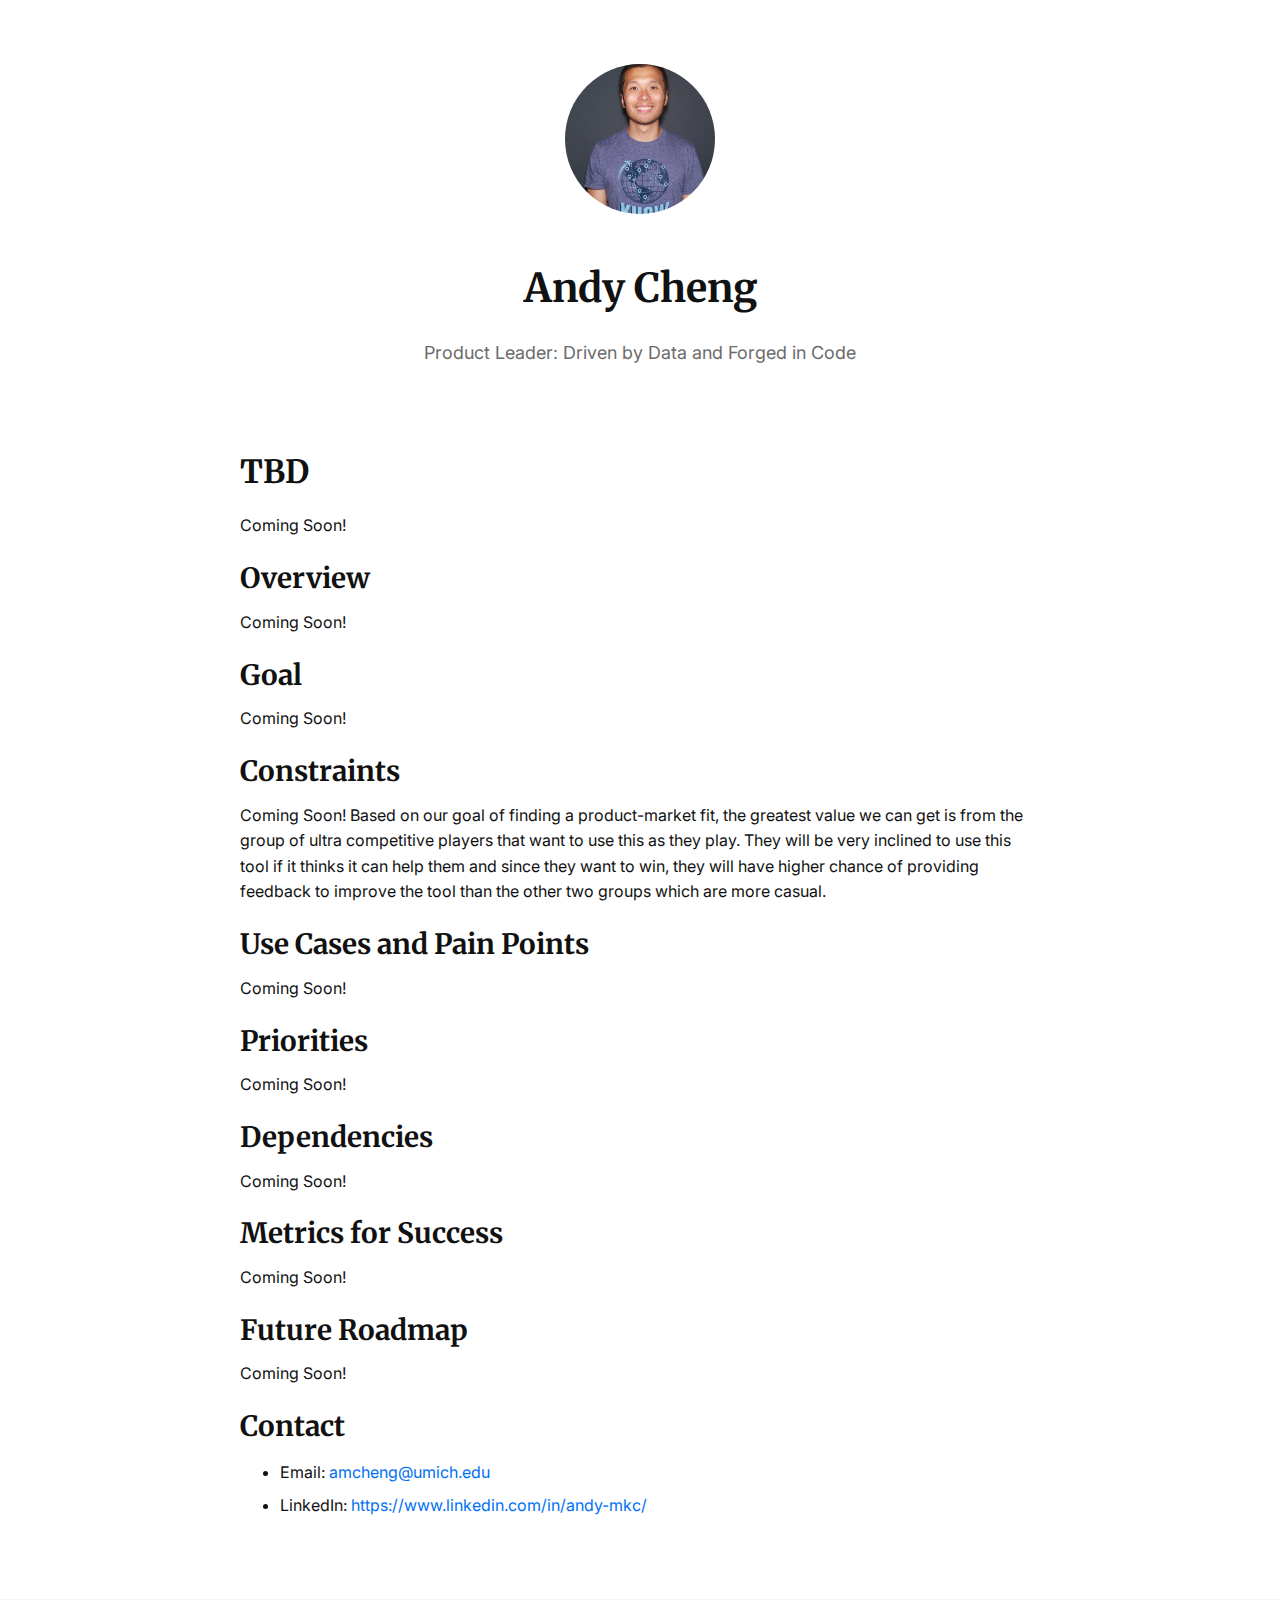
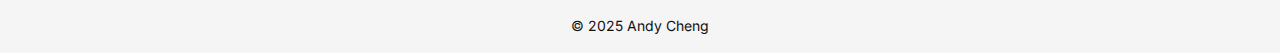
<file: case_studies/tbd.html>
<!DOCTYPE html>
<html lang="en">
<head>
  <meta charset="UTF-8" />
  <meta name="viewport" content="width=device-width, initial-scale=1.0"/>
  <title>Andy Cheng – Product Management Portfolio</title>

  <!-- CSS Reset -->
  <link rel="stylesheet" href="../css/reset.css"/>

  <!-- Design Tokens -->
  <link rel="stylesheet" href="../css/colors.css"/>

  <!-- Typography -->
  <link rel="stylesheet" href="../css/typography.css"/>

  <!-- Layout Helpers -->
  <link rel="stylesheet" href="../css/layout.css"/>

  <!-- Components & Utilities -->
  <link rel="stylesheet" href="../css/components.css"/>
</head>
<body>
  <header class="hero">
    <img
      src="../img/linkedin.jpg"
      alt="Andy Cheng Portrait"
      class="hero__avatar"
    />
    <h1 class="hero__title">Andy Cheng</h1>
    <p class="hero__subtitle">Product Leader:  Driven by Data and Forged in Code</p>
  </header>
  <main>
    <!--
    <h1>TODO</h1>
    <ul>
      <li>FRD</li>
      <li>User Story</li>
      <li>User flow</li>
      <li>Wireframes?</li>
      <li>Mockups (with explanations on why this hero was chosen to be picked or banned)</li>
      <li>MVP</li>
      <li>Next Features after MVP</li>
      <li>How to monetize?</li>
      <li>Rely less on community content as the patch just release and then rely more as it goes on</li>
    </ul>
    -->
    <h1>TBD</h1>
    Coming Soon!
    <h2 class="preserve-lines">Overview</h2>
    Coming Soon!
    <h2>Goal</h2>
    Coming Soon!
    <h2>Constraints</h2>
    Coming Soon!
    Based on our goal of finding a product-market fit, the greatest value we can get is from the group of ultra competitive players that want to use this as they play.  They will be very inclined to use this tool if it thinks it can help them and since they want to win, they will have higher chance of providing feedback to improve the tool than the other two groups which are more casual.
    <h2>Use Cases and Pain Points</h2>
    Coming Soon!
    <h2>Priorities</h2>
    Coming Soon!
    <h2>Dependencies</h2>
    Coming Soon!
    <h2>Metrics for Success</h2>
    Coming Soon!
    <h2>Future Roadmap</h2>
    Coming Soon!
    <section class="contact">
      <h2>Contact</h2>
      <ul class="contact__list">
        <li>Email: <a href="mailto:amcheng@umich.edu">amcheng@umich.edu</a></li>
        <li>LinkedIn: <a href="https://www.linkedin.com/in/andy-mkc/" target="_blank">https://www.linkedin.com/in/andy-mkc/</a></li>
      </ul>
    </section>
  </main>
  <footer class="footer">
    <p>&copy; 2025 Andy Cheng</p>
  </footer>

</body>
</html>
</file>
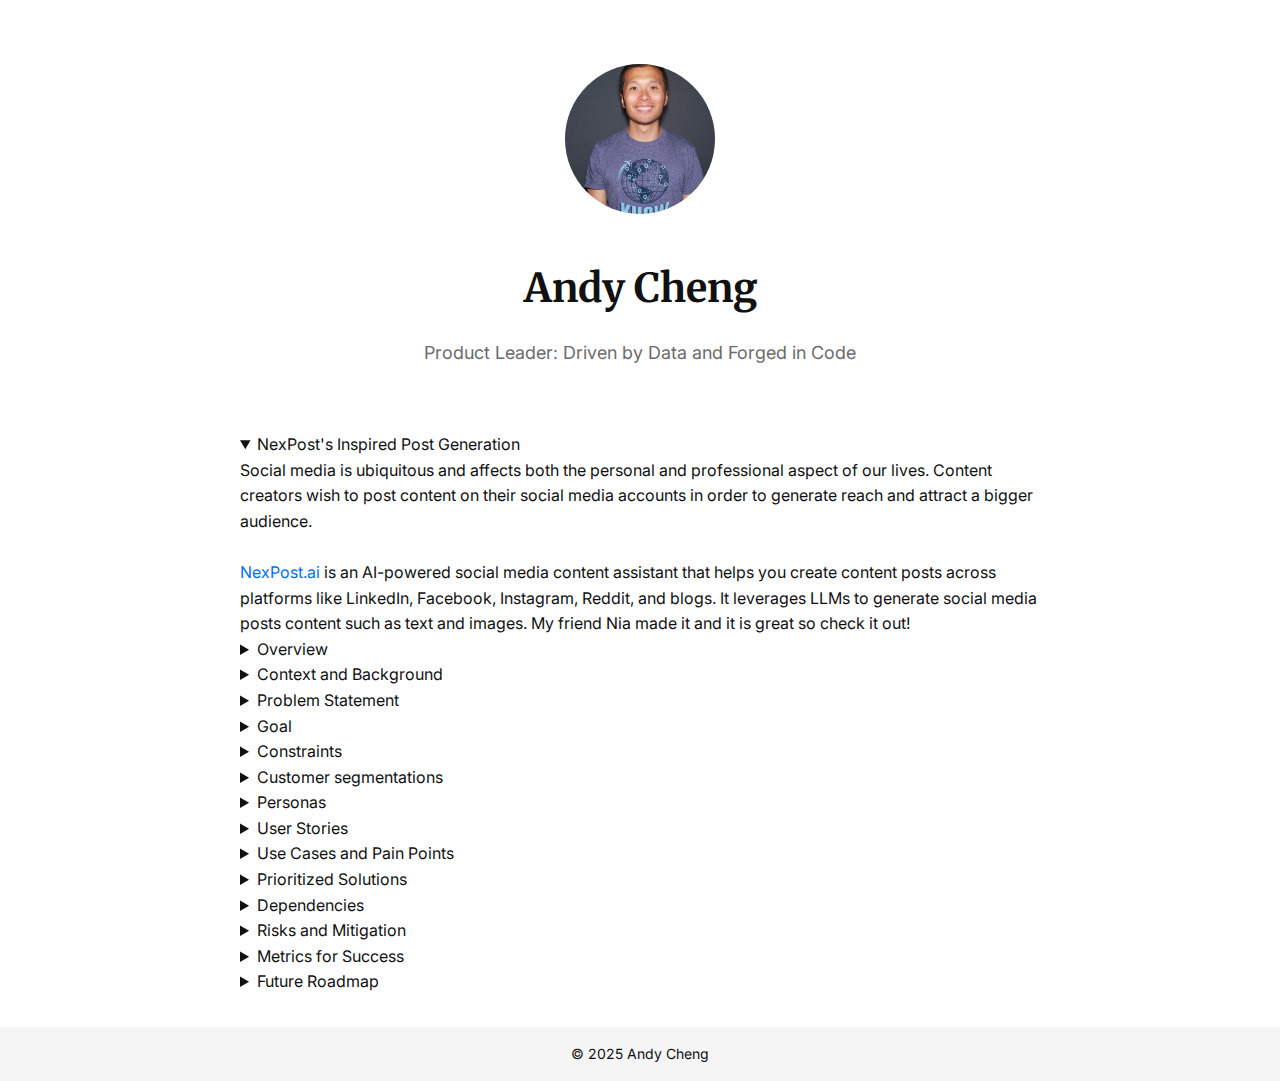
<file: case_studies/NexPost/nexpost.html>
<!DOCTYPE html>
<html lang="en">

<head>
  <meta charset="UTF-8" />
  <meta name="viewport" content="width=device-width, initial-scale=1.0" />
  <title>Andy Cheng – Product Management Portfolio</title>

  <!-- CSS Reset -->
  <link rel="stylesheet" href="../../css/reset.css" />

  <!-- Design Tokens -->
  <link rel="stylesheet" href="../../css/colors.css" />

  <!-- Typography -->
  <link rel="stylesheet" href="../../css/typography.css" />

  <!-- Layout Helpers -->
  <link rel="stylesheet" href="../../css/layout.css" />

  <!-- Components & Utilities -->
  <link rel="stylesheet" href="../../css/components.css" />
</head>

<body>
  <header class="hero">
    <a href="../../index.html" class="hero__home-link">
      <img src="../../img/linkedin.jpg" alt="Andy Cheng Portrait" class="hero__avatar" />
      <h1 class="hero__title">Andy Cheng</h1>
      <p class="hero__subtitle">Product Leader: Driven by Data and Forged in Code</p>
    </a>
  </header>
  <main>
    <!--
    <h1>TODO</h1>
    <ul>
      <li>FRD</li>
      <li>User Story</li>
      <li>User flow</li>
      <li>Wireframes?</li>
      <li>Mockups (with explanations on why this hero was chosen to be picked or banned)</li>
      <li>MVP</li>
      <li>Next Features after MVP</li>
      <li>How to monetize?</li>
      <li>Rely less on community content as the patch just release and then rely more as it goes on</li>
    </ul>
    -->
    <details open>
      <summary class="collapsible-title">NexPost's Inspired Post Generation</summary>
      Social media is ubiquitous and affects both the personal and professional aspect of our lives. Content creators
      wish to post content on their social media accounts in order to generate reach and attract a bigger
      audience.<br />
      <br />
      <a href="https://www.nexpost.ai/" target="_blank">NexPost.ai</a> is an AI-powered social media content assistant
      that helps you create content posts across platforms like LinkedIn, Facebook, Instagram, Reddit, and blogs. It
      leverages LLMs to generate social media posts content such as text and images. My friend Nia made it and it is
      great so check it out!
    </details>
    <details>
      <summary class="collapsible-title">Overview</summary>
        NexPost.ai's Inspired Post Generation feature allows users to generate new posts based on existing content,
        making it easier for them to share relevant and engaging content with their audience.
    </details>
    <details>
      <summary class="collapsible-title">Context and Background</summary>
        In today’s digital age, social media platforms are essential channels for both personal expression and
        professional outreach. With billions of daily users on LinkedIn, Facebook, Instagram, Reddit, and blogs,
        creators face relentless pressure to publish fresh, engaging content that resonates with diverse
        audiences.<br />
        <br />
        Yet many content creators spend hours each week manually brainstorming, rewriting, and formatting posts to fit
        each platform’s unique conventions. This repetitive work leads to creative fatigue, inconsistent brand voice,
        and missed opportunities to leverage proven content.
        <br />
        We are all surrounded by powerful voices that we learn from and admire and the best content should survive. It
        is important to spread this content to more audiences so more people benefit.
    </details>
    <details>
      <summary class="collapsible-title">Problem Statement</summary>

        <h3>Current State</h3>
        Content creators admire powerful voices and want to share the best ideas with their own audiences, but they
        spend hours manually copying, paraphrasing, and reformatting others’ posts to fit LinkedIn, Facebook, Instagram,
        Reddit, and blogs. This tedious process drains creativity, introduces inconsistency, and risks unintentional
        plagiarism.
        <h3>Desired Outcome</h3>
        Creators need an AI assistant that can ingest high-quality public content, rewrite it in their unique voice, and
        output platform-ready posts—so they can quickly amplify valuable ideas while maintaining authenticity and
        compliance.
        <h3>Gap & Impact</h3>
        Existing AI writing tools either generate generic copy from scratch or leave creators to handle all the manual
        paraphrasing themselves. As a result, valuable content remains siloed, creators face workflow bottlenecks, and
        audiences miss out on proven ideas presented in fresh, personalized ways.
        <h3>Full Statement</h3>
        Despite the abundance of inspiring social media content, there is no seamless, ethical system that automatically
        transforms admired posts into new, on-brand, platform-optimized content. Without such a solution, creators
        endure creative fatigue, inconsistent messaging, and missed opportunities to spread high-impact ideas to broader
        audiences.

    </details>
    <details>
      <summary class="collapsible-title">Goal</summary>
        We are building a feature to make it easier for users to generate posts so the main goal here is to drive higher
        activation and retention of NexPost.ai.
    </details>
    <details>
      <summary class="collapsible-title">Constraints</summary>
        Unlike other features of content generation in NexPost.ai where the content ideas stems from the user, this one
        is sourced from another author. This means it is difficult to assign responsibility for inappropriate content.
        NexPost.ai must flag a warning if the generated content may be deemed inappropriate or offensive.
    </details>
    <details>
      <summary class="collapsible-title">Customer segmentations</summary>
        There are several types of content creators that we could possibly target:

        <!-- TODO:  Should we be more targetted such as "Career Coach/ResumeBuilder Brand Builder"??? -->
        <ul>
          <li>
            <i>Personal Brand Builders</i><br />
            These are the users that want to build up their following in order to become influencers in their respective
            fields. They may be looking to build up their personal brand in order to attract job offers, consulting
            gigs, or speaking engagements.
          </li>
          <li>
            <i>Business Promoters</i><br />
            These are the users that want to promote their business or products. They may be looking to drive traffic to
            their website or online store in order to generate sales or other platforms such as YouTube to generate ad
            revenue.
          </li>
          <li>
            <i>Thought Leaders</i><br />
            These are the users that want to share their expertise and insights with their audience. They may be looking
            to establish themselves as thought leaders in their respective fields in order to attract consulting gigs,
            speaking engagements, or book deals.
          </li>
        </ul>
        Based on our goal of driving higher adoption and engagement amongst existing users, we would target the Personal
        Brand Builders. The reason for this is because they post frequently (low stakes, high volume) with types of
        content such as quick top of the mind thoughts or personal anecdotes. Comparatively, both the Business Promoters
        and Thought Leaders have more in depth content with higher stakes.

    </details>
    <details>
      <summary class="collapsible-title">Personas</summary>

        <h3>Personal Brand Builder</h3>
        <ul>
          <li>
            Goals
            <ul>
              <li>
                Post short, top-of-mind observations 3–5 times per week.
              </li>
              <li>
                Increase LinkedIn followers from 3k to 10k in six months.
              </li>
              <li>
                Land speaking gigs at industry meetups.
              </li>
            </ul>
          </li>
          <li>
            Frustrations
            <ul>
              <li>
                Creative blocks when trying to spin personal anecdotes into posts.
              </li>
              <li>
                Wasted hours manually rewriting and resizing content for each platform.
              </li>
              <li>
                Inconsistent tone and lost momentum after missed posting days.
              </li>
            </ul>
          </li>
          <li>
            Quote: "I have so many thoughts on UX, but turning them into quick, engaging posts eats up my time and
            creativity."
          </li>
        </ul>

        <h3>Thought Leader</h3>
        <ul>
          <li>
            Goals
            <ul>
              <li>
                Publish in-depth LinkedIn articles and blog posts twice a month.
              </li>
              <li>
                Secure three speaking engagements at major conferences this year.
              </li>
              <li>
                Establish credibility for a forthcoming book deal.
              </li>
            </ul>
          </li>
          <li>
            Frustrations
            <ul>
              <li>
                Researching, drafting, and citing insights takes days per post.
              </li>
              <li>
                Adapting long-form content to bite-sized social snippets feels forced.
              </li>
              <li>
                Rarely has bandwidth to engage in comment threads and foster community.
              </li>
            </ul>
          </li>
          <li>
            Quote: "My audience expects deep analysis, but slicing those long takes into engaging social posts is a
            constant headache."
          </li>
        </ul>

    </details>
    <details>
      <summary class="collapsible-title">User Stories</summary>
        <ul>
          <li>
            As a Personal Brand Builder, I want to paste an existing influencer post URL so that NexPost.ai can extract
            the core ideas and rewrite them in my unique voice.
          </li>
          <li>
            As a Personal Brand Builder, I want to create platform-specific variants (LinkedIn, Instagram, Twitter) from
            one input so that I don’t spend extra time reformatting.
          </li>
          <li>
            As a Personal Brand Builder, I want NexPost.ai to suggest relevant, trending hashtags based on my domain so
            that I can boost post discoverability without manual research.
          </li>
          <li>
            As a Thought Leader, I want to upload a link to a long-form whitepaper or article so that NexPost.ai can
            generate a series of bite-sized social snippets for different platforms.
          </li>
          <li>
            As a Thought Leader, I want to enrich my posts with branded call-to-action elements (links to my podcast,
            speaking page, or upcoming book) so that each post drives measurable engagement and opportunities.
          </li>
        </ul>

    </details>
    <details>
      <summary class="collapsible-title">Use Cases and Pain Points</summary>
        <!-- TODO:  Should we strip away a lot of the options to make this as simple as possible?  Less is more? -->
        <h3>Copy/Paste but Different</h3>
        The user wishes to, as quickly and as easily as possible, repost this to their audience but they do not want
        to be seen as somebody who copies other people's content without giving credit.
        <ul>
          <li>
            <i>Pain Point</i><br />
            The user has to invest non-insignificant mental effort to think about how to change the content. This is
            especially true if the user is not a native speaker of the language of the post.
          </li>
        </ul>
        <h3>Writing style adaptation</h3>
        In this case, the user wishes to either change the content to match a specific writing style (perhaps their
        own to keep consistent branding or somebody else they admire like Shakespeare).
        <ul>
          <li>
            <i>Pain Point</i><br />
            The user has to invest non-insignificant mental effort to think about how to change the content. This is
            especially true if the user is not a native speaker of the language of the post.
          </li>
        </ul>
    </details>
    <details>
      <summary class="collapsible-title">Prioritized Solutions</summary>
      All solutions will subject the input data for inappropriate content detection and will flag a warning if the generated content may be deemed inappropriate or offensive either globally or to a specific region or audience.
      <h3>Copy/Paste but Different</h3>
      NexPost.ai will generate a new post that conveys the same meaning but using slightly different words,
      different ordering, or presentation style (perhaps where the original content is in an ordered list and
      NexPost.ai will change the content to be prefixed by an emoji). If there is a critical point that is saved
      for last to keep the reader engaged (such as "read until the end for the best tip"), then that ordering will
      be preserved. Any emojis are subjected to be switched out and/or reordered as long as the meaning is
      preserved (such as steps that need to be taken chronologically).
      <h4>Priority 1</h4>
      The reason this is first is because this is the lowest effort scenario for the user. All they need to do
      is copy and paste the content.
      <h3>Writing style adaptation</h3>
      NexPost.ai will crawl through previous writing samples of the user (or perhaps another person that the user
      wishes to imitate) and regenerate the content in that same specific style to keep the branding consistent.
      For example, if the user is somebody who likes to rhyme a lot, then NexPost.ai will try to regenerate the
      content but make it rhyme.
      <h4>Priority 2</h4>
      The reason this is second is because this step requires a bit more effort from the user to supply
      examples of the writing style they wish to imitate and we want to offer the lowest barrier of entry
      solution first. This can be viewed as a feature-add later.
      <!--
    <h3>Content Modification</h3>
    In addition to the various customization (Writing Tone, Creativity Slider, Post Size slider, etc), NexPost.ai will allow the user to enter two pieces of information:  The original post and ther desired modification.  NexPost.ai will detect whether the two are in conflict with each other and will prompt the user to resolve the conflict.  An example of this would be if the original content talks about french fries best dipped with tartar sauce while the added modification talks about the best dip for french fries being ketchup.  In this case, the user will be prompted to either choose one or the other or to rephrase the modification to be more in line with the original content.  After conflict resolution is complete, NexPost.ai will generate a new post that conveys the same meaning as the original post but with the desired modification.
        <h4>Priority 2</h4>
        The reason this is second is because this step requires a bit more effort from the user and we want to offer the lowest barrier of entry solution first.  This can be viewed as a feature-add later.
  -->
    </details>
    <details>
      <summary class="collapsible-title">Dependencies</summary>
        In a rarity, there really is not much that the MVP of this product is dependent on besides the LLM it needs to
        do the generation. It relies on the user to copy/paste the material so there are no APIs it needs to rely on
        being supported. Besides the usual infrastructure staying alive, it is self-contained.
    </details>
    <details>
      <summary class="collapsible-title">Risks and Mitigation</summary>
        <h3>Inconsistent settings and message</h3>
        Given there are custom settings such as Writing Tone where it can range from Professional or Helpful to
        Humorous or Persuasive, the user may accidentally set the wrong tone for the generated content, especially
        if the user did not read it enough or it is written in a language they are not proficient in.
        <ul>
          <li>
            <i>Mitigation</i>
            <br />
            While the user is ultimately responsible for the generated content, one thing that we can do is ask in
            the prompt to detect the writing tone of the original content and defaulty select that tone for the
            newly generated content. Before generation, we can still offer a way for the user to change the tone if
            they wish so we do not rip control from them.
          </li>
        </ul>

        <h3>Detection of sarcasm</h3>
        Considering the expected low bar of effort from the user or possibly the language the original content was
        written in may not be one of the user's proficient languages, the user may not be able to detect sarcasm in
        the original content. Currently, LLMs are not consistent in detecting sarcasm. This may lead to generated
        content that puts the user in a poor light.
        <ul>
          <li>
            <i>Mitigation</i>
            <br />
            We can try to have the prompt edited so that it tries to detect sarcasm but this may not work given the
            current performance of the LLM. In addition to the attempt at sarcasm detection, we can ask the LLM
            given the user's historical post and social media content, is what was generated consistent with the
            user's message or beneficial to their cause.
          </li>
        </ul>
    </details>
    <details>
      <summary class="collapsible-title">Metrics for Success</summary>
        <h3>Primary Metrics for Activation and Retention</h3>
        <ul>
          <li>
            <i>Daily Active Users</i><br />
            We are expecting more users to use this as it is lowest cost of entry.
            <ul>
              <li>
                For the purposes of this study, we can set this to be 5% growth rate per month.
              </li>
            </ul>
          </li>
          <li>
            <i>Day over Day Retention rate</i><br />
            We want to measure this day over day as we expect users to be posting on social media 7 days of the week.
            <ul>
              <li>
                For the purposes of this case study, we can set this target to be > 30%. We can adjust this as we start
                seeing more data.
              </li>
            </ul>
          </li>
        </ul>
        <h3>Secondary Metrics</h3>
        <ul>
          <li>
            <i>Usage Frequency</i><br />
            This will help us know if we even have an audience or not.
            <ul>
              <li>
                For the purposes of this case study, we can set this target to be > 1 per day. 1 per day seems to fit a
                nice quota to stay on people's radar but this is something we should certainly look at in the future,
                especially when compared to usage of the other generation types.
              </li>
            </ul>
          </li>
          <li>
            <i>Frequency of use for the same source material</i><br />
            We would want this to be as low as possible as that would indicate the user is satisfied with the first
            generation and does not need to keep going back to the same source material.
            <ul>
              <li>
                For the purposes of this case study, we can set this to be < 3 times at the 50th percentile mark. </li>
            </ul>
          </li>
          <li>
            <i>Week over Week Retention rate</i><br />
            This will let us know if users, after they have had time to digest their results and how useful the tool is,
            comes back for more.
            <ul>
              <li>
                For the purposes of this case study, we can set this to be > 75%.
              </li>
            </ul>
          </li>
        </ul>
    </details>
    <details>
      <summary class="collapsible-title">Future Roadmap</summary>

        <h3>Content parsing from link</h3>
        Instead of having the user copy and paste the content, they can share a link to the post. NexPost.ai will then
        extract the content and generate an inspired post based on that.

        <h3>Content generation from image and video</h3>
        Instead of just being able to generate content from text, NexPost.ai can also generate content from images and
        videos. This is especially useful for platforms like Instagram where the image is the main content and YouTube
        where the videos is the main content.

        <h3>Content based on a topic</h3>
        Instead of generating a post based on another post but also not the current method of topic + thoughts from the
        author, NexPost allows creation of a content based on topic alone. This is especially useful for users that may
        not have a specific post in mind but have a general idea of what they want to post about.

        <h3>Unprompted Topic Generation</h3>
        Instead of the user discovering a topic to speak about, NexPost.ai goes and searches online the most talked
        about topics in either the user's area of expertise, what resonates with their existing audience, or what is
        trending with an audience group they wish to capture.

        <h3>Top post gatherer</h3>
        Upon given a topic, Nexpost.ai will scour the internet and gather the highest trending posts about that topic.
        The user can then select one of these posts to be the source of inspiration for their new post.

        <h3>Auto-consume</h3>
        Upon given a list of social media channels, NexPost.ai will automatically grab the ones that it feels are
        relevant and onbrand for the user and automatically repost it in the style of the user's voice.<br />
        <br />
        Similarly, NexPost.ai can be configured to watch for white papers or news articles in the user's field and
        generate posts based on that.

        <section class="contact">
          <h2>Contact</summary>
          <ul class="contact__list">
            <li>Email: <a href="mailto:amcheng@umich.edu">amcheng@umich.edu</a></li>
            <li>LinkedIn: <a href="https://www.linkedin.com/in/andy-mkc/"
                target="_blank">https://www.linkedin.com/in/andy-mkc/</a></li>
          </ul>
        </section>
  </main>
  <footer class="footer">
    <p>&copy; 2025 Andy Cheng</p>
  </footer>

</body>

</html>
</file>
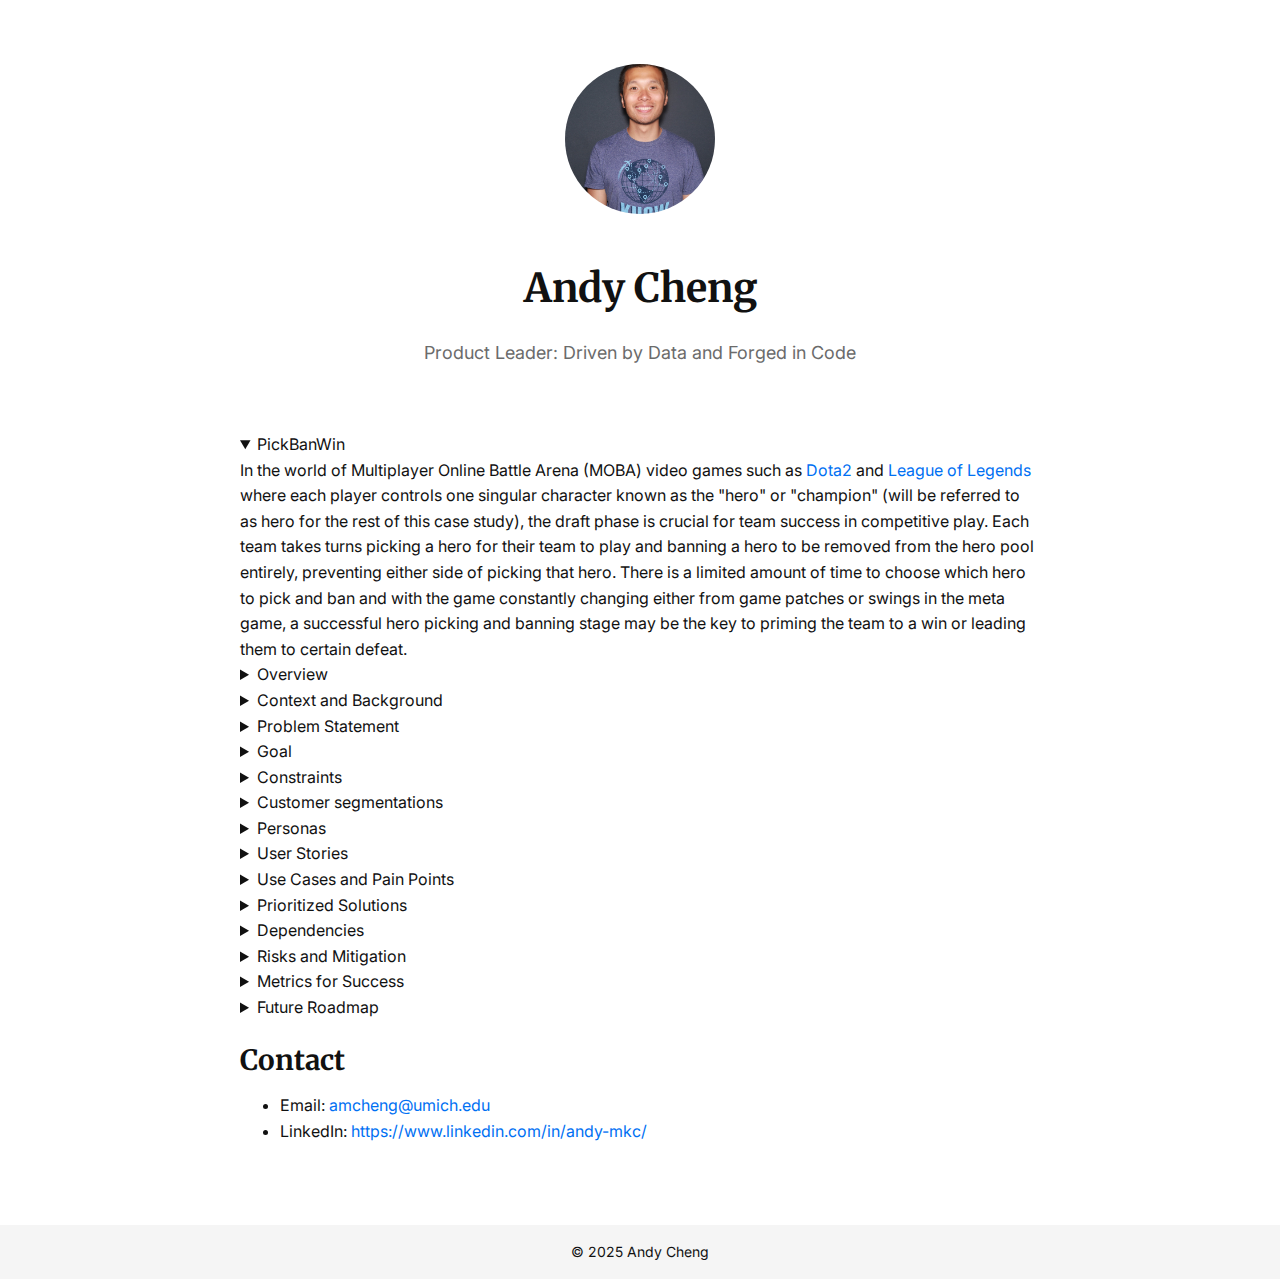
<file: case_studies/PickBanWin/pick_ban_win.html>
<!DOCTYPE html>
<html lang="en">

<head>
  <!-- Google tag (gtag.js) -->
  <script async src="https://www.googletagmanager.com/gtag/js?id=G-XZL6N5DF7Q"></script>
  <script>
    window.dataLayer = window.dataLayer || [];
    function gtag(){dataLayer.push(arguments);}
    gtag('js', new Date());

    gtag('config', 'G-XZL6N5DF7Q');
  </script>

  <meta charset="UTF-8" />
  <meta name="viewport" content="width=device-width, initial-scale=1.0" />
  <title>Andy Cheng – Product Leader Portfolio</title>

  <!-- CSS Reset -->
  <link rel="stylesheet" href="../../css/reset.css" />

  <!-- Design Tokens -->
  <link rel="stylesheet" href="../../css/colors.css" />

  <!-- Typography -->
  <link rel="stylesheet" href="../../css/typography.css" />

  <!-- Layout Helpers -->
  <link rel="stylesheet" href="../../css/layout.css" />

  <!-- Components & Utilities -->
  <link rel="stylesheet" href="../../css/components.css" />
</head>

<body>
  <header class="hero">
    <a href="../../index.html" class="hero__home-link">
      <img src="../../img/linkedin.jpg" alt="Andy Cheng Portrait" class="hero__avatar" />
      <h1 class="hero__title">Andy Cheng</h1>
      <p class="hero__subtitle">Product Leader: Driven by Data and Forged in Code</p>
    </a>
  </header>
  <main>
    <!--
    <h1>TODO</h1>
    <ul>
      <li>FRD</li>
      <li>User Story</li>
      <li>User flow</li>
      <li>Wireframes?</li>
      <li>Mockups (with explanations on why this hero was chosen to be picked or banned)</li>
      <li>MVP</li>
      <li>Next Features after MVP</li>
      <li>How to monetize?</li>
      <li>Rely less on community content as the patch just release and then rely more as it goes on</li>
    </ul>
    -->
    <details open>
      <summary class="collapsible-title">PickBanWin</summary>
      In the world of Multiplayer Online Battle Arena (MOBA) video games such as <a
        href="https://en.wikipedia.org/wiki/Dota_2" target="_blank">Dota2</a> and <a
        href="https://en.wikipedia.org/wiki/League_of_Legends" target="_blank">League of Legends</a> where each player
      controls one singular character known as the "hero" or "champion" (will be referred to as hero for the rest of
      this case study), the draft phase is crucial for team success in competitive play. Each team takes turns picking a
      hero for their team to play and banning a hero to be removed from the hero pool entirely, preventing either side
      of picking that hero. There is a limited amount of time to choose which hero to pick and ban and with the game
      constantly changing either from game patches or swings in the meta game, a successful hero picking and banning
      stage may be the key to priming the team to a win or leading them to certain defeat.
    </details>
    <details>
      <summary class="collapsible-title">Overview</summary>
      PickBanWin is an AI-driven tool designed to analyze enemy drafts and recommend winning team compositions. It
      leverages historical data and recent discussions to deliver actionable insights during the drafting phase. It
      helps the user understand, given the hero pool and their team's playstyle and capabilities, what are the best
      heroes to pick and ban in order to maximize the chances of winning the game.
    </details>
    <details>
      <summary class="collapsible-title">Context and Background</summary>
      Multiplayer Online Battle Arena (MOBA) games like Dota 2 and League of Legends attract tens of millions of players
      worldwide, with professional leagues filling stadiums and drawing massive streaming audiences. Each match begins
      with a draft phase, where strategic hero selection and bans lay the foundation for victory or defeat.<br />
      <br />
      During the draft, two teams alternate picking a “hero” to field and banning one from play, all within tight time
      constraints. Patch updates, balance changes, and evolving meta strategies continually reshape which heroes excel.
      This makes real-time insights critical for informed decisions.<br />
      <br />
      Today’s players rely on tier lists, community forums, and personal experience to guide their picks and bans.
      However, these sources can be outdated, inconclusive, or too generic to account for a team’s unique playstyle.
      There’s a clear need for a data-driven, context-aware tool that synthesizes historical match outcomes and current
      meta trends to recommend optimal drafting choices.

    </details>
    <details>
      <summary class="collapsible-title">Problem Statement</summary>

      <h3>Current State</h3>
      Competitive MOBA teams enter the draft phase under intense time pressure, flipping through static tier lists,
      community forums, and personal notes to inform their picks and bans. These fragmented, often outdated sources fail
      to capture the latest patch shifts, evolving hero synergies, or opponents’ tendencies which results in rushed
      decisions and exploitable drafts.
      <h3>Desired Outcome</h3>
      Teams need an intelligent assistant that instantly analyzes meta trends, historical match data, enemy draft
      patterns, and their own playstyle to recommend optimal hero picks and bans. This ensures every decision in the
      draft phase maximizes win probability.
      <h3>Gap & Impact</h3>
      Today’s drafting aids are social media posts or rigid websites that overlook real-time context: they can’t
      simulate specific team compositions, adapt to recent balance changes, or read an opponent’s drafting habits. As a
      result, teams endure inconsistent drafts, early-game disadvantages, and lower overall win rates causing both
      player confidence and competitive success to decrease.
      <h3>Full Statement</h3>
      Despite the draft phase determining match momentum, no solution provides live, context-aware pick/ban guidance
      tailored to a team’s strengths, the current meta, and opponents’ patterns. Without such a tool, players rely on
      stale data and gut instinct—compromising draft quality, reducing win chances, and increasing frustration before
      the first hero appears on screen.

    </details>
    <details>
      <summary class="collapsible-title">Goal</summary>
      We are building a 0-1 here so the main goal is to find product-market fit.
    </details>
    <details>
      <summary class="collapsible-title">Constraints</summary>
      Due to technical reasons, we cannot hook into a currently running game and gather live information.
    </details>
    <details>
      <summary class="collapsible-title">Customer segmentations</summary>
      There are several types of players that we could possibly target:
      <ul>
        <li>
          Ultra competitive players that have this tool running as they are playing the game. These people have a high
          degree of understanding in the game and keep up with the current discussion as the game updates. However, they
          may not know the exact precise win/loss statistics as they shift.
        </li>
        <li>
          Players that want to theorize possible combinations. These are people that visit the tool but are not under a
          time crunch of an actual game. They can play around with the draft by themselves or with anothe person
          simulating the other team.
        </li>
        <li>
          Players that do not know the game well and want suggestions to be more like decision makers. These are people
          that are trying to not be overwhelmed and will trust this suggestion from the tool without reservation.
        </li>
      </ul>
      Based on our goal of finding a product-market fit, the greatest value we can get is from the group of ultra
      competitive players that want to use this as they play. They will be very inclined to use this tool if it thinks
      it can help them and since they want to win, they will have higher chance of providing feedback to improve the
      tool than the other two groups which are more casual.
    </details>
    <details>
      <summary class="collapsible-title">Personas</summary>

      <h3>Online Friend Group Team Captain</h3>
      <ul>
        <li>
          Goals
          <ul>
            <li>
              Secure Divine tier ranking for team.
            </li>
            <li>
              Develop a go-to pool of reliable heroes for each teammate’s playstyle.
            </li>
            <li>
              Scout opponents’ draft habits to gain a strategic edge.
            </li>
          </ul>
        </li>
        <li>
          Frustrations
          <ul>
            <li>
              Limited prep time—patch notes and meta analysis take hours.
            </li>
            <li>
              Inconsistent draft plans when teammates suggest conflicting picks.
            </li>
            <li>
              Relies on manual notes and community tier lists that often disagree.
            </li>
          </ul>
        </li>
        <li>
          Quote: "If I could see which heroes our rivals favor and get instant counter-picks, it would give us a mental
          advantage."
        </li>
      </ul>

      <h3>High-Rank Solo Queue Player</h3>
      <ul>
        <li>
          Goals
          <ul>
            <li>
              Reach Ancient rank by mastering meta picks and counter-picks.
            </li>
            <li>
              Learn opponent drafting patterns to avoid being outdrafted in solo queue.
            </li>
          </ul>
        </li>
        <li>
          Frustrations
          <ul>
            <li>
              No coach or team to guide picks—decisions feel like guesswork.
            </li>
            <li>
              Fragmented information across apps, sites, and patch notes.
            </li>
            <li>
              Time constraints often give a feeling of anxiety causing inability to think clearly.
            </li>
          </ul>
        </li>
        <li>
          Quote: "I wish I had a draft coach in my pocket—something that tells me ‘ban this hero’ or ‘pick that one’
          based on who I’m facing."
        </li>
      </ul>

    </details>
    <details>
      <summary class="collapsible-title">User Stories</summary>
      <ul>
        <li>
          As an Online Friend Group Team Captain, I want to have recommended target picks and bans based on opponent's
          historical draft tendencies and specific match data.
        </li>
        <li>
          As an Online Friend Group Team Captain, I want to customize draft recommendations by selecting our team’s
          strategic preference (e.g., early-game aggression vs. late-game scaling) so that suggested picks align with
          our strengths.
        </li>
        <li>
          As an Online Friend Group Team Captain, I want to run draft simulations for multiple scenario variations so
          that I can prepare fallback plans for real-time adjustments during live drafts.
        </li>
        <li>
          As an Online Friend Group Team Captain, I want to generate a comprehensive draft plan—including pick order and
          ban targets for our weekly scrims so that my team can practice and internalize the recommended strategies.
        </li>
        <li>
          As a High-Rank Solo Queue Player, I want to receive instantaneous pick/ban recommendations within the
          30-second draft timer so that I can avoid being outdrafted and improve my solo queue win rate.
        </li>
        <li>
          As a High-Rank Solo Queue Player, I want to view a meta summary of patch-specific win rates for my rank
          bracket so that I can optimize my hero pool with the most effective picks.
        </li>
      </ul>

    </details>
    <details>
      <summary class="collapsible-title">Use Cases and Pain Points</summary>
      <h3>The Hero Suggester</h3>
      Given the current state of the draft, they need to understand what the next hero to pick or ban should be that
      would maximize their chances of winning.
      <ul>
        <li>
          <i>Pain Point</i><br />
          With a typical MOBA game having over 100 heroes to choose from and therefore seemingly endless
          combinations along with other factors such as your both teams' strengths and weaknesses, it may be
          overwhelming to decide which heroes to pick and ban. There are simply too many factors that comes into
          play and factors such as the opinion of the other team members and the clocking counting down only adds to
          the stress. This leads to:
          <ul>
            <li>Paralysis Analysis</li>
            <li>Influenced by several teammates leading to a non-cohesive strategy</li>
            <li>Missing obvious picks or bans or making mistakes</li>
          </ul>
        </li>
      </ul>

      <h3>The Player Scouter</h3>
      Scout out the their teammates and opponents and understand what heroes they usually play and how well they do
      with each hero.
      <ul>
        <li>
          <i>Pain Point</i><br />
          Besides knowing good hero synergy compositions to pick and ban, it is important to understand what heroes
          your teammates and opponents like to play when formulating your plan. Currently. this requires loading up
          each player's profile and looking at their hero statistics individually which is a time consuming process
          and difficult to organize with many browser windows.
        </li>
      </ul>

      <h3>The Hero Pairing Suggester</h3>
      Understand what their gameplan is and how their hero pairings (which heroes to play together) work.
      <ul>
        <li>
          <i>Pain Point</i><br />
          Certain heroes work better together than others and this differs at different stages of the game. It is
          crucial to have this data on hand when selecting not just hero picks and bans, but also how they will be
          played on in the game. Currently, this is done by instinct and experience which may be biased or outdated
          -- both of which will not be aligning with the data.
        </li>
      </ul>
    </details>
    <details>
      <summary class="collapsible-title">Prioritized Solutions</summary>
      <h3>The Hero Suggester</h3>
      At both the beginning of the draft (if the user drafts first) and after every hero pick/ban choice is made,
      PickWinBan will suggest three heroes for the user to select from based on a variety of factors such as already
      picked and banned heros, statistics, patch notes, and list of players and opponents. With each hero
      suggestion, PickWinBan will provide a reason as to why this hero was suggested and what kind of role or
      playstyle this hero needs to play in order to maximize the chances of winning. Lastly, if it is a hero pick
      suggestion, it will suggest a player on the team that is most suitable to play.
      <h4>Priority 1</h4>
      The reason this is first is because this is what we are betting on as the core functionality of the tool
      that will attract users. Other features, while they can be standalone, are expected to fold into this
      decision making process here.
      <h3>The Player Scouter</h3>
      Provide a way to quickly see what the top three heroes their teammate and opponents like to play and how well
      they do with each hero.
      <h4>Priority 2</h4>
      The reason this is second is because it allows people to feel like they are being heard and respected.
      Even if a hero is good for the team overall, it may not be good or fun for a specific player which would
      lead to lower morale.
      <h3>The Hero Pairing Suggester</h3>
      After the user has confirmed all their and their opponent's hero picks, PickWinBan will predict how the
      opponent will play their hero pairings (or groupings if more than two heroes together or it could be solo).
      PickWinBan will then suggest to the player how to play out their hero picks to both counter the opponent's
      predicted move and also to make sure the two heros are as synergistic as possible.
      <h4>Priority 3</h4>
      The reason this is third is because this is functionality is pretty easily gathered from already existing
      websites. It is provided here to "complete" the suite of tools and make this a one-stop-shop but it is not
      the core functionality of the tool.
    </details>
    <details>
      <summary class="collapsible-title">Dependencies</summary>
      <h3>Data Retrieval</h3>
      The biggest dependency is on the game developer's APIs to be able to retrieve match information but also to
      provide the data necessary to make the suggestions. This includes hero statistics and player statistics. Using
      Dota2 and League of Legends as an example, this is reliant on APIs such as <a
        href="https://wiki.teamfortress.com/wiki/WebAPI/GetMatchDetails" target="_blank">Valve's Web API</a> and <a
        href="hhttps://developer.riotgames.com/apis" target="_blank">Riot Games API</a> to provide the data we need
      to make the suggestions.
      <h3>Patch Notes</h3>
      We will be dependent on the game developers to release patch notes and their detailed information, especially
      at the beginning of a patch cycle. This information is used for us to make suggestions before enough matches
      have been played where we can have more reliability on the data.
    </details>
    <details>
      <summary class="collapsible-title">Risks and Mitigation</summary>
      <h3>Risk of game not reaching popularity</h3>
      If the game does not launch well and the player count is small or the game does not develop competitively,
      then this feature will not be used.
      <ul>
        <li>
          <i>Mitigation</i>
          <br />
          The way to mitigate this is to bet not just on this game but rather this genre of games. This allows us to
          hedge our bets and as long as we create this tool generically enough, it should be easy enough to port
          over. Best scenario is that if multiple games in this genre are popular, then we can have a tool that
          works for all of them and we can have a larger user base.
        </li>
      </ul>
      <h3>Risk of not getting enough data to provide accurate and useful suggestions</h3>
      There are times where we simply do not have enough data to make an accurate suggestion. This will definitely
      occur anytime there is a patch with either new content or game balance changes but it may also occur if a new
      strategy is discovered and starts trending.
      <ul>
        <li>
          <i>Mitigation</i>
          <br />
          This is where GenAI can shine. We can provide weighting for suggestions based on statistics or reasoning
          of the patch notes and commentary on social media. We can ask the LLM to provide us for these weights. At
          the beginning of the patch cycle, the LLM can decide whether this patch is similar or different to the
          previous patch. If it is similar, we can give more weights using the previous patch's data. If it is
          different, we can increase the weight that the LLM suggests based on the patch notes. In both cases, as we
          progress more and more into the patch cycle, we can increase the weights of the suggestions based on the
          data.
        </li>
      </ul>
    </details>
    <details>
      <summary class="collapsible-title">Metrics for Success</summary>
      <h3>Primary Metrics to measure product-fit</h3>
      <ul>
        <li>
          <i>Daily Active Users</i><br />
          This will help us know if we even have an audience or not. We should also put, as a background, the daily
          active users of the game in general.
          <ul>
            <li>
              We should be setting this target based on the growth rate. For the purposes of this study, we can set
              this to be 5% growth rate per month until we get to 10% of the daily active users of the game.
            </li>
          </ul>
        </li>
        <li>
          <i>Week over Week Retention rate</i><br />
          This will let us know if users, after they have had time to digest their results and how useful the tool
          is, comes back for more.
          <ul>
            <li>
              For the purposes of this case study, we can set this target to be > 30%. We can adjust this as we
              start seeing more data.
            </li>
          </ul>
        </li>
      </ul>
      <h3>Secondary Metrics</h3>
      <ul>
        <li>
          <i>Usage Frequency per day</i><br />
          We want the user to keep relying on this for more and more of their matches.
          <ul>
            <li>
              For the purposes of this case study, we can set this target to be 50% of all games played for those
              that used this feature at least once that day and played more than one game. This is a good starter
              target as it means the user went back at least once.
            </li>
          </ul>
        </li>
        <li>
          <i>50th percentile percentage of times the user followed the suggestion given</i><br />
          Suppose in each drafting round, the user has an opportunity to pick 6 and ban 3 heroes. This means we have
          9 opportunities to provide suggestions. If the user followed our suggestion 6 times, that would be 66.67%.
          <ul>
            <li>
              For the purposes of this case study, we can set this target to be >50%. This means the user has more
              trust in us than not. We can adjust this as we start seeing more data.
            </li>
          </ul>
        </li>
        <li>
          <i>Percentage of matches won if the user followed our suggestion more than 75% of the time</i><br />
          While it is expected that the user can still lose even if they followed our suggestion 100% because of
          skill issues, we should at least be above 50% in this regard to even be viable. If we are below 50%, then
          we should look into the suggestions and see if they are actually good or not. We also expect the user to
          not follow us 100% of the time but still be able to get good results.
          <ul>
            <li>
              For the purposes of this case study, we can set this target to be > 60%. It has to be better than 50%
              or else why would anybody use it. A 10% increase seems like a good start and we can adjust this as we
              start seeing more data.
            </li>
          </ul>
        </li>
      </ul>
    </details>
    <details>
      <summary class="collapsible-title">Future Roadmap</summary>

      <h3>Play Style</h3>
      The user can ask PickWinBan to suggest heroes to pick and ban to suit their play style (pick the heroes that suit
      and ban the heroes that would be a good counter to their play style). For example, a team may wish to be really
      strong early game and are fine fading away in power as the game goes on. PickWinBan will take that into account
      and suggest picks and bans accordingly to fit their play style.

      <h3>Build suggestion</h3>
      In addition to suggesting hero picks and bans, given both team's compositions, PickWinBan can also suggest which
      skills to select and level up and also items to buy. This ensures that both the strategic and tactical choices of
      the game are unified as one clear vision and really lets the user focus on the game rather than following a random
      guide on the internet that may not fit this strategy.

      <h3>Restricted Hero Picking set</h3>
      The user may only choose to play with a certain subset of heroes for a number of reasons (fun, familiarity, want
      to try new heroes). The user can ask PickWinBan to suggest the best hero pick choice amongst this restricted set
      of heroes. This will allow the user to have a more personalized experience and not feel like they are being forced
      to play heroes that they do not want to play.

      <h3>Disregard and re-suggest</h3>
      PickWinBan may suggest a hero to pick or ban based on a specific reason. If the user wishes to dismiss this
      reason, they can and PickWinBan will retry the hero suggestion process for picking and banning.
    </details>
    <section class="contact">
      <h2>Contact</h2>
      <ul class="contact_list">
        <li>Email: <a href="mailto:amcheng@umich.edu">amcheng@umich.edu</a></li>
        <li>LinkedIn: <a href="https://www.linkedin.com/in/andy-mkc/"
            target="_blank">https://www.linkedin.com/in/andy-mkc/</a></li>
      </ul>
    </section>
  </main>
  <footer class="footer">
    <p>&copy; 2025 Andy Cheng</p>
  </footer>

</body>

</html>
</file>
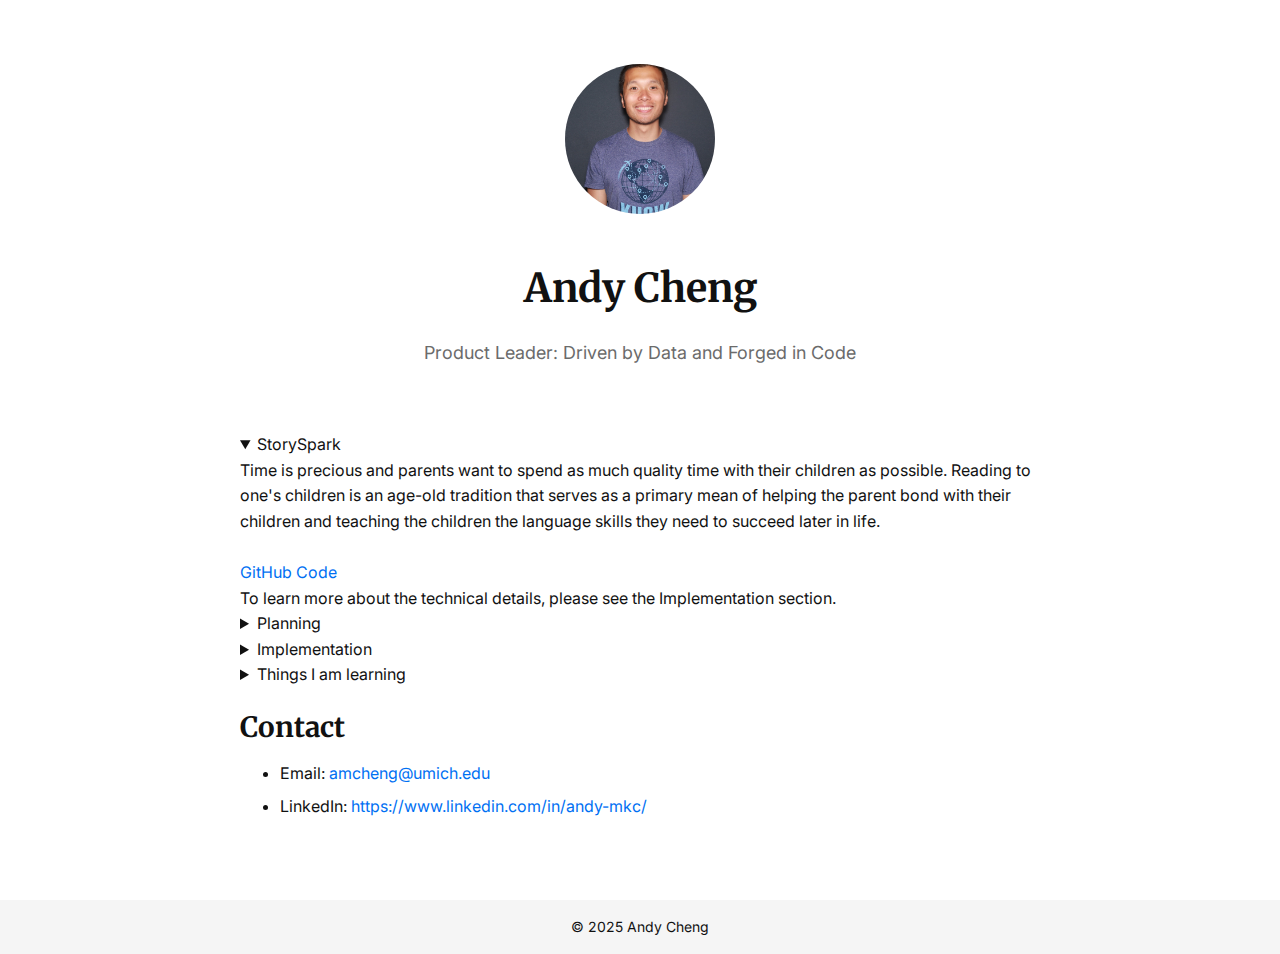
<file: case_studies/StorySpark/storyspark.html>
<!DOCTYPE html>
<html lang="en">

<head>
  <meta charset="UTF-8" />
  <meta name="viewport" content="width=device-width, initial-scale=1.0" />
  <title>Andy Cheng – Product Leader Portfolio</title>

  <!-- CSS Reset -->
  <link rel="stylesheet" href="../../css/reset.css" />

  <!-- Design Tokens -->
  <link rel="stylesheet" href="../../css/colors.css" />

  <!-- Typography -->
  <link rel="stylesheet" href="../../css/typography.css" />

  <!-- Layout Helpers -->
  <link rel="stylesheet" href="../../css/layout.css" />

  <!-- Components & Utilities -->
  <link rel="stylesheet" href="../../css/components.css" />
</head>

<body>
  <header class="hero">
    <a href="../../index.html" class="hero__home-link">
      <img src="../../img/linkedin.jpg" alt="Andy Cheng Portrait" class="hero__avatar" />
      <h1 class="hero__title">Andy Cheng</h1>
      <p class="hero__subtitle">Product Leader: Driven by Data and Forged in Code</p>
    </a>
  </header>
  <main>
    <!--
    <h1>TODO</h1>
    <ul>
      <li>FRD</li>
      <li>User Story</li>
      <li>User flow</li>
      <li>Wireframes?</li>
      <li>Mockups (with explanations on why this hero was chosen to be picked or banned)</li>
      <li>MVP</li>
      <li>Next Features after MVP</li>
      <li>How to monetize?</li>
      <li>Rely less on community content as the patch just release and then rely more as it goes on</li>
    </ul>
    -->
    <details open>
      <summary class="collapsible-title">StorySpark</summary>
      Time is precious and parents want to spend as much quality time with their children as possible. Reading to one's
      children is an age-old tradition that serves as a primary mean of helping the parent bond with their children and
      teaching the children the language skills they need to succeed later in life.
      <br />
      <br />
      <a href="https://github.com/AndyMKC/Portfolio/tree/main/case_studies/StorySpark/src" target="_blank">GitHub
        Code</a>
      <br />
      To learn more about the technical details, please see the Implementation section.
    </details>
    <details>
      <summary class="collapsible-title">Planning</summary>
      <details>
        <summary class="collapsible-title">Overview</summary>
        StorySpark is an AI-driven assistant that helps you keep the reading fresh for the reading parent and relevant
        to the interests of the listening child. From the family's massive collection of books, it suggests ones that
        will be fun to read for all. No more reading the same books over and over. No more tracking whose turn it is to
        select a book to read or show signs of favoritism. StorySpark takes care of it all.
      </details>
      <details>
        <summary class="collapsible-title">Context and Background</summary>
        In this day and age, children are often being taught visually by what's on a screen, leading them to be addicted
        to screens, deficient in literacy, and lacking imagination. Parents want to read to their children and often
        collect a mountain of books intending to do so but the quantity of books does not translate to the quality of
        time
        had by both the parent and the child. This is causing parents to offer a child screen time to entertain and keep
        them busy and "learn" but what happens is they become addicted to screens, deficient in literacy, and lacking in
        imagination.<br />
        <br />
        In terms of competition, the only competitor is an app call MoBoo. It is an app that is still being updated
        (last
        update is 2025-05-08 as of 2025-09-03). It tracks children and gives suggestions based on a pre-selected set of
        tags (for example, there is "transportation" but no "cars" nor "trains" and there is no "brand-name" characters
        from media like Moana). It hooks into Project Gutenberg for free eBooks straight from the shelf. Also,
        suggestions
        seem to work on only one child at a time as opposed to multiple. Lastly, their interface is a bunch of
        checkboxes
        as opposed to natural language, making it less ideal to interact with.
      </details>
      <details>
        <summary class="collapsible-title">Problem Statement</summary>
        <h3>Current State</h3>
        Parents treasure their sprawling home libraries but spend excessive time choosing what to read next. This often
        leads to repeating the same favorite books, disputes over whose turn it is to pick, and frustrated kids who lose
        interest—and ultimately ask for a tablet for screen time.
        <h3>Desired Outcome</h3>
        Families need an effortless way to surface under-read titles from their own collections—tailored to each child’s
        evolving interests and fair to every sibling—so reading time stays fresh, fun, and focused on bonding rather
        than
        logistics.
        <h3>Gap & Impact</h3>
        Existing apps like MoBoo rely on rigid tag checkboxes and serve only one child at a time, and lacks the freedom
        offered via an agentic AI interface. As a result, parents default back to screens, fueling literacy gaps and
        stifling imagination
        <h3>Full Statement</h3>
        Despite owning hundreds of children’s books, families lack an intuitive, AI-driven system that recommends fresh,
        interest-aligned reads from their own shelves, supports multiple children fairly, and uses natural-language
        interaction. Without such a solution, parents revert to screen-based distractions, undermining storytime’s
        bonding
        and literacy benefits—and leaving children less prepared for future success.
      </details>

      <details>
        <summary class="collapsible-title">Goal</summary>
        We are building a 0-1 here so the main goal is to find product-market fit.
      </details>

      <details>
        <summary class="collapsible-title">Constraints</summary>
        Since we are suggesting books for children to listen to, the product must only suggest books that are
        appropriate
        for the audience. If there are multiple listeners, it has to cater to the lowest aged child. However, if the
        lowest age child is a baby and does not understand the content of the books, then it should use the lowest aged
        toddler.

        Also, the library must not be static. Books are bought/received and donated away regularly.
      </details>
      <details>
        <summary class="collapsible-title">Customer segmentations</summary>
        There are several customer segments we want to target
        <ul>
          <li>
            <i>Family with children that want to be read to close in age.</i><br />
            This is a family where the children are at most 3 years apart between the oldest and youngest.
          </li>
          <li>
            <i>Family with children that want to be read to further in age.</i><br />
            This is a family where the children are at least 3 years apart between the oldest and youngest.
          </li>
          <li>
            <i>Setting where there are lots of children of the same age.</i><br />
            This could be a classroom or reading session at the park.
          </li>
        </ul>
        The simplest case is where there is a family with children that are close in age. The issue with age difference
        may require different focus as the older child may want to read along, slowing down the pace and requiring a
        simpler book whereas the younger children want to be read to and need to keep their attention span engaged. With
        a
        large number of children in a similar age, the chances their interest varies widely and a much lower chance of a
        book being found that matches.
      </details>
      <details>
        <summary class="collapsible-title">Personas</summary>

        <h3>Adult</h3>
        <ul>
          <li>
            Goals
            <ul>
              <li>
                Bond with their children through reading.
              </li>
              <li>
                Be entertained by the contents of the book.
              </li>
            </ul>
          </li>
          <li>
            Frustrations
            <ul>
              <li>
                Their two children are choosing two different books to read and argue about it. They can either keep
                track
                of whose turn it is which is cumbersome, choose a book between the two but get called of unfair
                treatment,
                or exercise authoritative rule and decide on a third book but feel badly afterwards.
              </li>
              <li>
                They always end up reading the same book over and over and it is getting boring.
              </li>
            </ul>
          </li>
          <li>
            Quote: "I want the evening to be relaxing and I want to be slightly entertained. Is that too much to ask?"
          </li>
        </ul>
        <h3>Child</h3>
        <ul>
          <li>
            Goals
            <ul>
              <li>
                Read a book that talks about things they like.
              </li>
              <li>
                Either get to choose the book to read or at least not the other sibling get to choose the book.
              </li>
            </ul>
          </li>
          <Li>
            Frustrations
            <ul>
              <li>
                Their book (seemingly) never gets chosen.
              </li>
              <li>
                Unless their book is chosen, whatever gets read is so boring.
              </li>
            </ul>
          </Li>
          <li>
            Quote (if they could speak properly) -- "It is so unfair that my book never gets chosen. Whatever my sibling
            chooses is so boring because they are so boring."
          </li>
        </ul>
      </details>

      <details>
        <summary class="collapsible-title">User Stories</summary>
        <ul>
          <li>
            As an adult, I want to spend more time relaxing and bonding with my children by reading to them and not
            spend
            cognitive load figuring out what to read and dreading the boredom that comes with an oft-read book.
          </li>
          <li>
            As a child, I want to read something that I like and not let my other siblings get to choose what book gets
            read.
          </li>
        </ul>
      </details>
      <details>
        <summary class="collapsible-title">Use Cases and Pain Points</summary>
        <h3>Book Reading</h3>
        The adult and children are trying to find a book to read together.
        <ul>
          <li>
            <i>Pain Point -- Book freshness</i><br />
            The adult wants to read to the children but it is hard to maintain interest or show enthusiasm as the
            adult is getting bored of the book since they have read it many times before recently.
          </li>
          <li>
            <i>Pain Point -- Irrelevant interests</i><br />
            The children wants to be read a book but they have their specific interests they want to listen to and the
            book is not relevant to them.
          </li>
        </ul>
        <h3>Book Inventory</h3>
        The adult is trying to figure out what books to buy or what books to give away.
        <ul>
          <li>
            <i>Pain Point</i><br />
            The adult has a hard time keeping track of which books contains which materials or whether they have
            duplicates of the same book since there is just so many. They may want to stock up on some books that
            cater more to the current interests of the children or get rid of books for subjects that already have a
            lot of coverage.
          </li>
        </ul>
      </details>
      <details>
        <summary class="collapsible-title">Prioritized Solutions</summary>
        Given the use cases and pain points, the solutions in a priority order are:
        <h3>Book Reading</h3>
        The product will suggest 1-3 books based on the last read dates and the subject it covers.
        <h4>Priority 1</h4>
        The reason this is first is because this is the main problem of the customer and is in need more
        frequently.
        <h3>Book Inventory</h3>
        The product will identify:
        <ul>
          <li>
            Books that are very similar to others. It will try to reduce the number of books so that it either covers
            a wide variety of subjects. An example of this would be a transportation book that may cover cars, trains,
            plans, bridge, etc).
          </li>
          <li>
            Book that covers a specific subject with great depth and is not covered by other books. An example would
            be a book that stars a specific character from a different media franchise.
          </li>
        </ul>
        <h4>Priority 2</h2>
          The reason this is second is because this scenario is once in a while and is never an immediate problem.
      </details>
      <details>
        <summary class="collapsible-title">Dependencies</summary>

        <h3>OpenLibrary API</h3>
        This is the API that allows us to get the list of subjects a book covers. If this goes down, we lose one
        critical source of information.
        <h3>Internet Archive API</h3>
        This is the API that allows us to get the synopsis of a book. From there, we can extract subjects it covers. If
        this goes down, we lose one critical source of information.
      </details>
      <details>
        <summary class="collapsible-title">Risks and Mitigation</summary>
        <h3>Rate throttling</h3>
        Especially during the initial inventory load, we may get rate throttled while trying to retrieve our
        information.
        <ul>
          <li>
            <i>Mitigation</i>
            <br />
            The process has to have a backoff mechanism. Better still if we can understand the rate throttling limits
            and code that in.
          </li>
        </ul>
      </details>
      <details>
        <summary class="collapsible-title">Metrics for Success</summary>
        <h3>Primary Metrics to measure product-fit</h3>
        <ul>
          <li>
            <i>Week over Week retention</i>
            <br />
            Reading to a child is someting that happens all the time (hopefully). We should understand whether this
            tool is something that was useful enough that the adult keeps using it consistently.
            <ul>
              <li>
                For the purposes of this case study, we can set this target to be > 70%. If the user has already done
                the work to inventory their book library and they don't consistently use it, then we are not creating
                the correct solution.
              </li>
            </ul>
          </li>
          <li>
            <i>Net Promoter Score</i>
            <br />
            We are theorizing that parents love to share their techniques and tricks for easier parenting with their
            social circle. Therefore, we will use NPS to understand how much people love our product.
            <ul>
              <li>
                As a MVP product, we are looking for a target NPS of 30.
              </li>
            </ul>
          </li>
        </ul>
        <h3>Secondary Metrics</h3>
        <ul>
          <li>
            <i>Time to First Value</i>
            <br />
            This would mean the user has inventoried several books and is now trying a suggestion for the first time.
            <ul>
              <li>
                Considering our MVP has manual book entry, for the first version, we should aim for TTFV to be less
                than 10 minutes.
              </li>
            </ul>
          </li>
        </ul>
      </details>
      <details>
        <summary class="collapsible-title">Future Roadmap</summary>

        <h3>Easier library import</h3>
        Currently, the user has to type in the title and author of the book which is a cumbersome and time-intensive
        task.
        A solution to this is to have the adult take a picture of the book and have OCR or AI's image recognition to
        recognize what book it is and match it. Another solution would be to keep an inventory of books and allow
        auto-complete and visual aid to assist in the input.

        <h3>Book covers</h3>
        Show a picture of the book to make it more visually appealing and easier to identify and find.

        <h3>Read along for reading comprehension</h3>
        The product should have a mode where instead of the adult reading to the children, it is the adult reading along
        with the child. Then it should be able to learn the reading level of the child. The product can detect the voice
        signature of the adult and the child and understand where the child has difficulties. The suggestion of books it
        makes will also take into account the reading level of the child.

        <h3>Reader app</h3>
        As an alternative to having the person fetch the book, it can download a pre-purchased digital book or provide
        an
        option to purchase a book. Then it can highlight words as the book is read along.

        <h3>Integration with a library account</h3>
        If there is no good suggested book in the family's inventory, this can search the local library for a book/eBook
        that is available for borrowing.

        <h3>Different language support</h3>
        Currently, we are looking only for English text when deciding what topics a book is associated with. This means
        queries in another language may fail. We should see how we can incorporate mixing multiple languages.
      </details>
    </details>
    <details>
      <summary class="collapsible-title">Implementation</summary>
      Here are the parts at play from both the developer side and the implementation side.
      <details>
        <summary class="collapsible-title">Visual Layout</summary>
        <iframe style="border: 1px solid rgba(0, 0, 0, 0.1);" width="800" height="450"
          src="https://embed.figma.com/board/s7Sg1XjSu1eo5wxWGtlSYq/Untitled?node-id=0-1&embed-host=share"
          allowfullscreen>
        </iframe>
      </details>
      <details>
        <summary class="collapsible-title">CI/CD</summary>
        <h3>Main Pipeline</h3>
        <ul>
          <li>
            <a href="https://github.com/AndyMKC/Portfolio/actions/workflows/deploy_storyspark.yml"
              target="_blank">Workflow Runs</a>
          </li>
          <li>
            <a href="https://github.com/AndyMKC/Portfolio/blob/main/.github/workflows/deploy_storyspark.yml"
              target="_blank">Backing yml file</a>
          </li>
          <li>
            <a href="https://github.com/AndyMKC/Portfolio/tree/main/case_studies/StorySpark/src/infra/gcp/main"
              target="_blank">Terraform files</a>
          </li>
          <li>
            <a href="https://github.com/AndyMKC/Portfolio/blob/main/case_studies/StorySpark/src/Dockerfile"
              target="_blank">Dockerfile</a>
          </li>
          <li>
            <a href="https://github.com/AndyMKC/Portfolio/tree/main/case_studies/StorySpark/src" target="_blank">Main
              application code</a>
          </li>
        </ul>
        While this is the CI/CD pipeline that drives most of the action, it is actually quite straightforward.  It builds and uploads the docker image to Google's Artifact Registry.  Then it runs both Terraform's plan and apply actions.  The real work here is to make sure everything works within the cost budget.
        <h3>Model Generation Pipeline</h3>
        <ul>
          <li>
            <a href="https://github.com/AndyMKC/Portfolio/actions/workflows/deploy_storyspark_model_export.yml"
              target="_blank">Workflow Runs</a>
          </li>
          <li>
            <a href="https://github.com/AndyMKC/Portfolio/blob/main/.github/workflows/deploy_storyspark_model_export.yml"
              target="_blank">Backing yml file</a>
          </li>
          <li>
            <a href="https://github.com/AndyMKC/Portfolio/tree/main/case_studies/StorySpark/src/model_export"
              target="_blank">Model artifacts code</a>
          </li>
        </ul>
        Normally, projects simply bundle a full ML runtime (PyTorch, transformers, tokenizers, etc) into the application
        container so the model can be loaded locally, but that inflates the image size and therefore the artifact
        registry cost. My priority for this was to keep costs down while still maintaining performance. Instead, I
        export the embedding model to ONNX and publish the artifacts into Google Cloud Storage. To keep startup
        performance fast, I had to avoid downloading the model artifacts each time. To solve this, I am using Google's
        Cloud Function (2nd gen)'s feature to mount a Cloud Storage bucket as a local file system via FUSE. The result
        of this along with other space saving techniques managed to downsize my image from over 1 GB (at one point it
        got so big GitHub's CI/CD machines <a href="https://github.com/AndyMKC/Portfolio/actions/runs/19625426124"
          target="_blank">ran out of space</a>) to less than 90 MB. This pipeline builds the model artifacts and pushes
        it up to Cloud Storage.
        <h3>Terraform Bootstrap Pipeline</h3>
        <ul>
          <li>
            <a href="https://github.com/AndyMKC/Portfolio/actions/workflows/deploy_gcp_bootstrap_backend.yml"
              target="_blank">Workflow Runs</a>
          </li>
          <li>
            <a href="https://github.com/AndyMKC/Portfolio/blob/main/.github/workflows/deploy_gcp_bootstrap_backend.yml"
              target="_blank">Backing yml file</a>
          </li>
          <li>
            <a href="https://github.com/AndyMKC/Portfolio/tree/main/case_studies/StorySpark/src/infra/gcp/bootstrap_backend"
              target="_blank">Bootstrap Terraform files</a>
          </li>
        </ul>
        This CI/CD "pipeline" was ran from my local dev box instead from GitHub Actions. It is meant to bootstrap a
        place to put the terraform. I leave it here for others to learn from on what they need to do to get everything
        started.
      </details>
      <!-- <ul>
        <li>
          The family getting a new book or getting rid of an old book.
        </li>
        <li>
          The family has read a book and therefore want to update the last read date.
        </li>
        <li>
          The family asking StorySpark for a suggestion of a book to read.
        </li>
      </ul> -->
    </details>
    <details>
      <summary class="collapsible-title">Things I am learning</summary>
      For this project, while delivering a working solution is important, the biggest value I want to deliver is delivering myself.  I intentionally stepped outside of my comfort zone doing something that I am not as familiar with to make sure I keep those brain muscles fit and working.  This includes:
      <h3>Figma</h3>
      <h3>PM Stuff</h3>
      <h3>Terraform</h3>
      <h3>Docker</h3>
      <h3>Google Cloud Platform</h3>
      <h3>GitHub Actions</h3>
      <h3>FastAPI</h3>
      <h3>ONNX and PyTorch</h3>
    </details>
    <section class="contact">
      <h2>Contact</h2>
      <ul class="contact__list">
        <li>Email: <a href="mailto:amcheng@umich.edu">amcheng@umich.edu</a></li>
        <li>LinkedIn: <a href="https://www.linkedin.com/in/andy-mkc/"
            target="_blank">https://www.linkedin.com/in/andy-mkc/</a></li>
      </ul>
    </section>
  </main>
  <footer class="footer">
    <p>&copy; 2025 Andy Cheng</p>
  </footer>
</body>

</html>
</file>
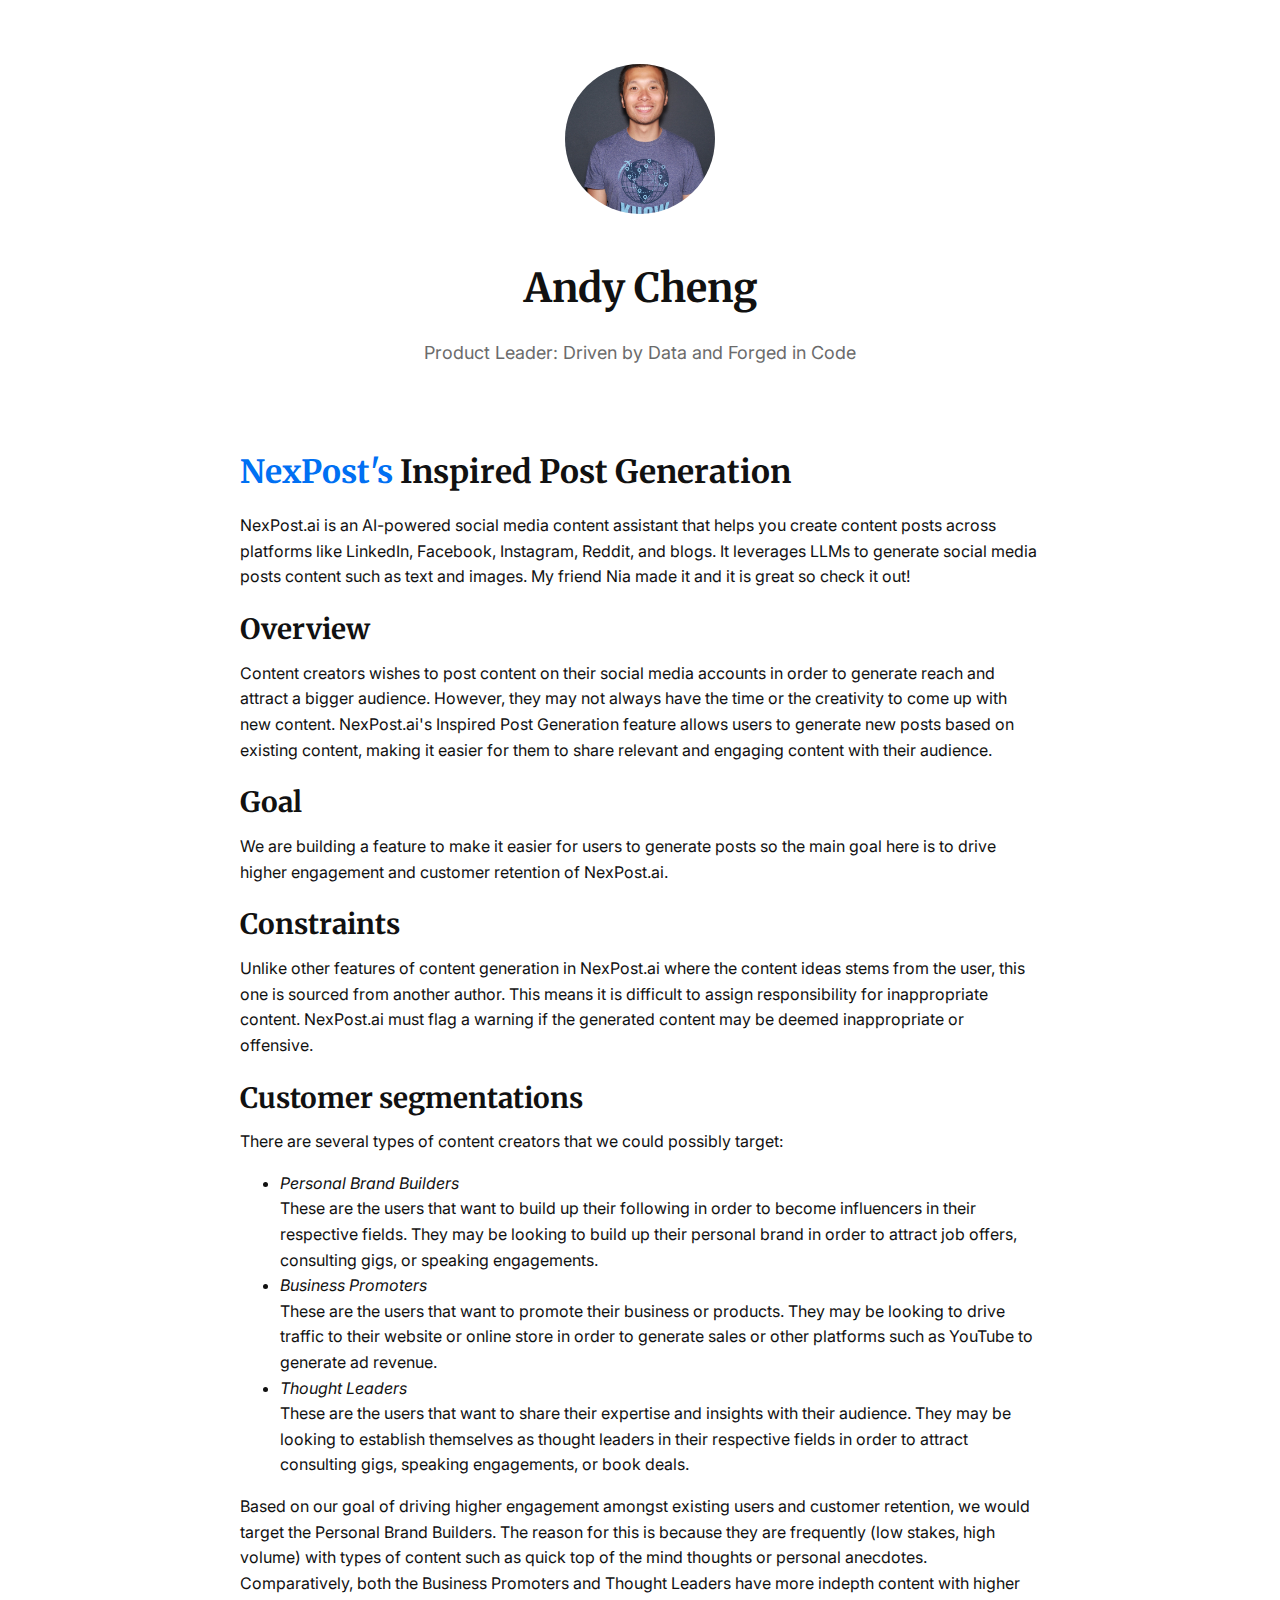
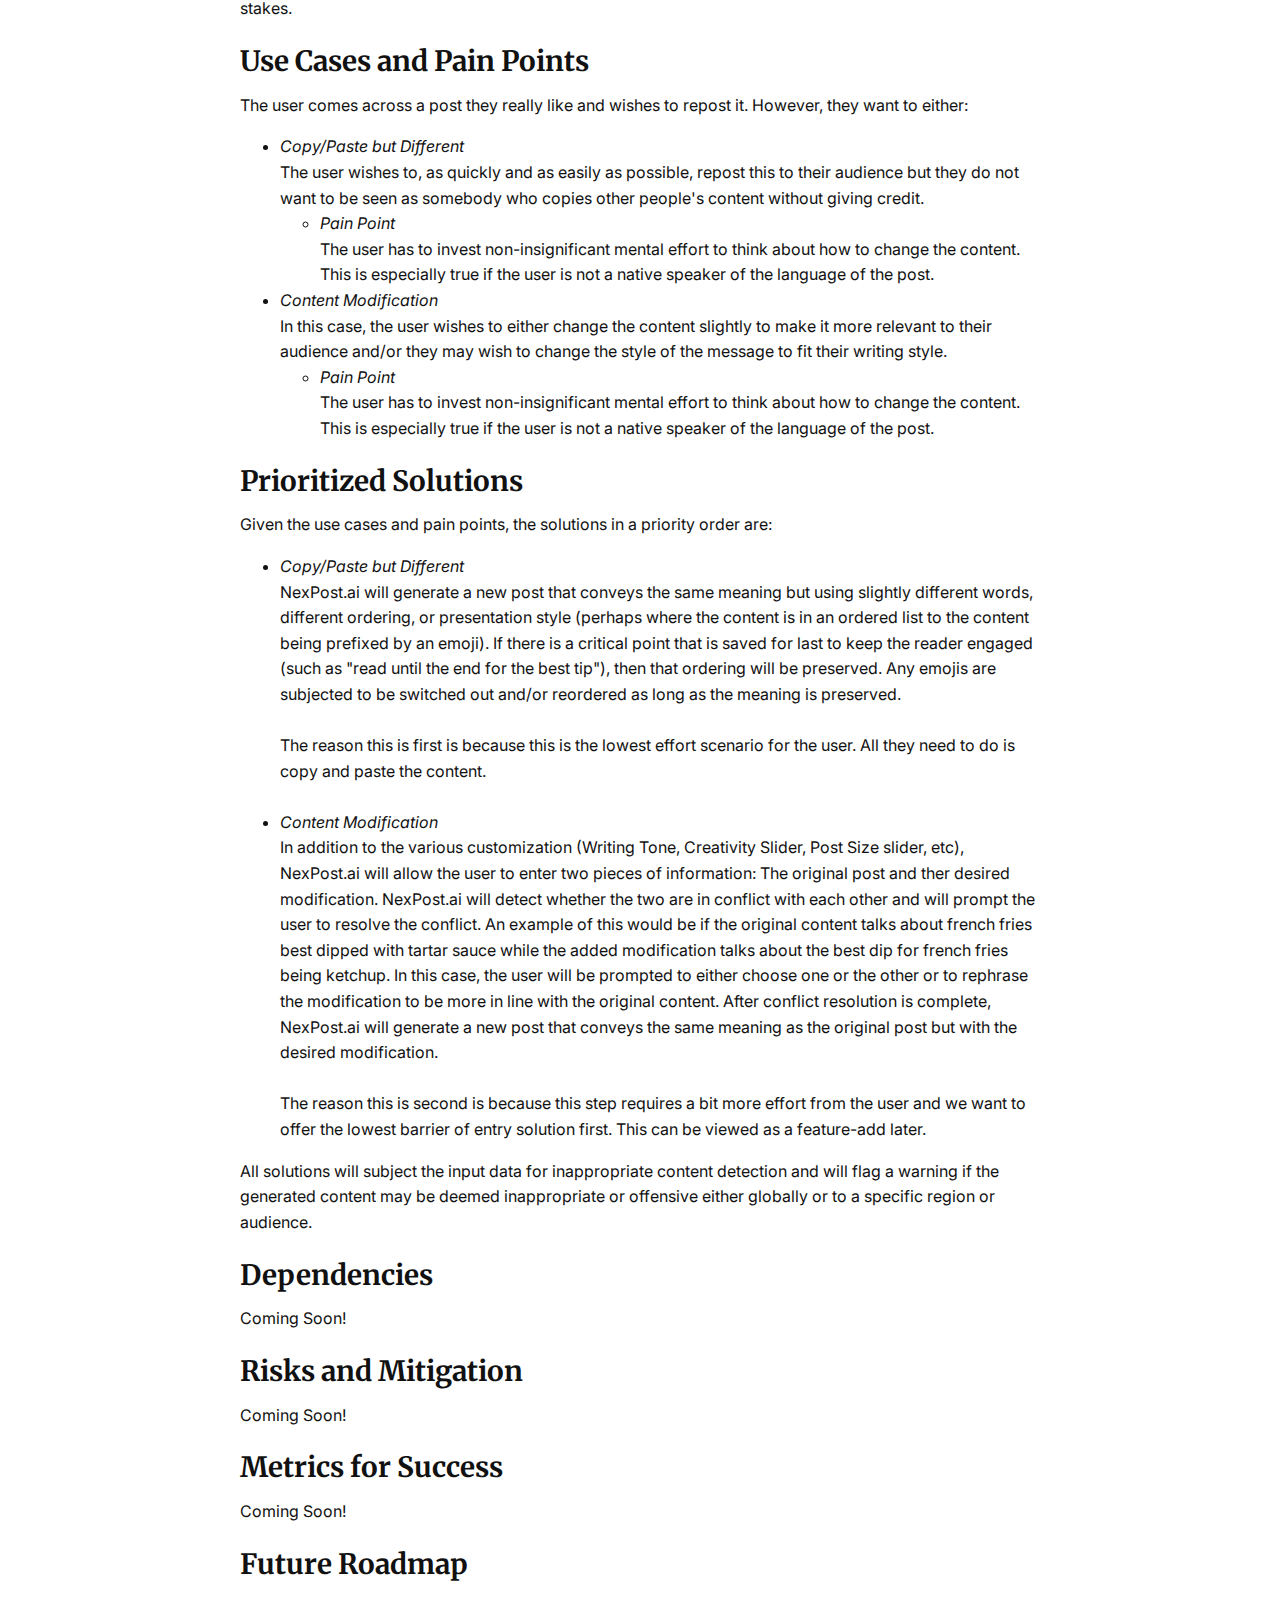
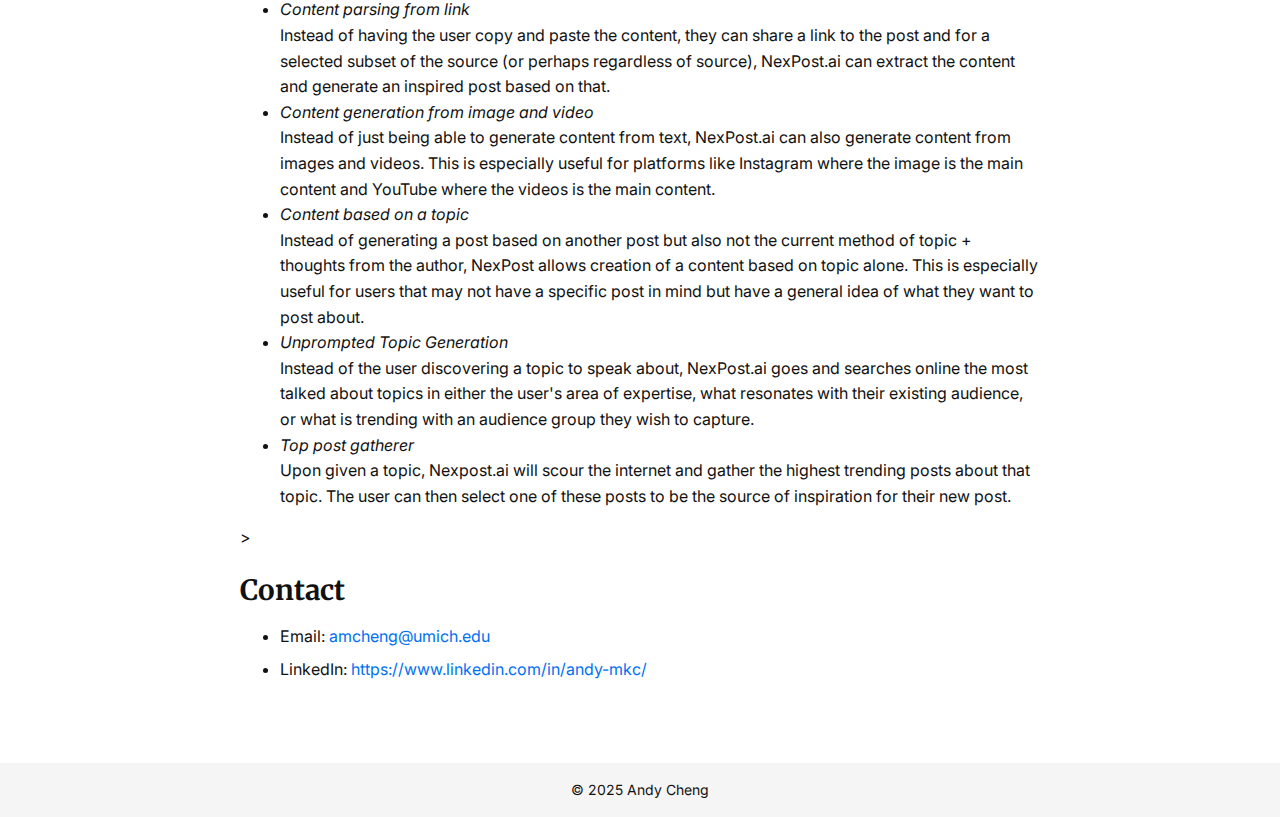
<file: website/case_studies/nexpost.html>
<!DOCTYPE html>
<html lang="en">
<head>
  <meta charset="UTF-8" />
  <meta name="viewport" content="width=device-width, initial-scale=1.0"/>
  <title>Andy Cheng – Product Management Portfolio</title>

  <!-- CSS Reset -->
  <link rel="stylesheet" href="../css/reset.css"/>

  <!-- Design Tokens -->
  <link rel="stylesheet" href="../css/colors.css"/>

  <!-- Typography -->
  <link rel="stylesheet" href="../css/typography.css"/>

  <!-- Layout Helpers -->
  <link rel="stylesheet" href="../css/layout.css"/>

  <!-- Components & Utilities -->
  <link rel="stylesheet" href="../css/components.css"/>
</head>
<body>
  <header class="hero">
    <img
      src="../img/linkedin.jpg"
      alt="Andy Cheng Portrait"
      class="hero__avatar"
    />
    <h1 class="hero__title">Andy Cheng</h1>
    <p class="hero__subtitle">Product Leader:  Driven by Data and Forged in Code</p>
  </header>
  <main>
    <!--
    <h1>TODO</h1>
    <ul>
      <li>FRD</li>
      <li>User Story</li>
      <li>User flow</li>
      <li>Wireframes?</li>
      <li>Mockups (with explanations on why this hero was chosen to be picked or banned)</li>
      <li>MVP</li>
      <li>Next Features after MVP</li>
      <li>How to monetize?</li>
      <li>Rely less on community content as the patch just release and then rely more as it goes on</li>
    </ul>
    -->
    <h1><a href="https://www.nexpost.ai/" target="_blank">NexPost's</a> Inspired Post Generation</h1>
    NexPost.ai is an AI-powered social media content assistant that helps you create content posts across platforms like LinkedIn, Facebook, Instagram, Reddit, and blogs.  It leverages LLMs to generate social media posts content such as text and images.  My friend Nia made it and it is great so check it out!
    <h2 class="preserve-lines">Overview</h2>
    Content creators wishes to post content on their social media accounts in order to generate reach and attract a bigger audience.  However, they may not always have the time or the creativity to come up with new content.  NexPost.ai's Inspired Post Generation feature allows users to generate new posts based on existing content, making it easier for them to share relevant and engaging content with their audience.
    <h2>Goal</h2>
    We are building a feature to make it easier for users to generate posts so the main goal here is to drive higher engagement and customer retention of NexPost.ai.
    <h2>Constraints</h2>
      Unlike other features of content generation in NexPost.ai where the content ideas stems from the user, this one is sourced from another author.  This means it is difficult to assign responsibility for inappropriate content.  NexPost.ai must flag a warning if the generated content may be deemed inappropriate or offensive.
    <h2>Customer segmentations</h2>
    There are several types of content creators that we could possibly target:
    <ul>
      <li>
        <i>Personal Brand Builders</i><br/>
        These are the users that want to build up their following in order to become influencers in their respective fields.  They may be looking to build up their personal brand in order to attract job offers, consulting gigs, or speaking engagements.
      </li>
      <li>
        <i>Business Promoters</i><br/>
        These are the users that want to promote their business or products.  They may be looking to drive traffic to their website or online store in order to generate sales or other platforms such as YouTube to generate ad revenue.
      </li>
      <li>
        <i>Thought Leaders</i><br/>
        These are the users that want to share their expertise and insights with their audience.  They may be looking to establish themselves as thought leaders in their respective fields in order to attract consulting gigs, speaking engagements, or book deals.
      </li>
      
    </ul>
    Based on our goal of driving higher engagement amongst existing users and customer retention, we would target the Personal Brand Builders.  The reason for this is because they are frequently (low stakes, high volume) with types of content such as quick top of the mind thoughts or personal anecdotes.  Comparatively, both the Business Promoters and Thought Leaders have more indepth content with higher stakes.
    <h2>Use Cases and Pain Points</h2>
    The user comes across a post they really like and wishes to repost it.  However, they want to either:
    <ul>
      <li>
        <i>Copy/Paste but Different</i><br/>
        The user wishes to, as quickly and as easily as possible, repost this to their audience but they do not want to be seen as somebody who copies other people's content without giving credit.
        <ul>
          <li>
            <i>Pain Point</i><br/>
            The user has to invest non-insignificant mental effort to think about how to change the content.  This is especially true if the user is not a native speaker of the language of the post.
          </li>
        </ul>
      </li>
      <li>
        <i>Content Modification</i><br/>
        In this case, the user wishes to either change the content slightly to make it more relevant to their audience and/or they may wish to change the style of the message to fit their writing style.
        <ul>
          <li>
            <i>Pain Point</i><br/>
            The user has to invest non-insignificant mental effort to think about how to change the content.  This is especially true if the user is not a native speaker of the language of the post.
          </li>
        </ul>
      </li>
    </ul>
    <h2>Prioritized Solutions</h2>
     Given the use cases and pain points, the solutions in a priority order are:
     <ul>
      <li>
        <i>Copy/Paste but Different</i>
        <br/>
        NexPost.ai will generate a new post that conveys the same meaning but using slightly different words, different ordering, or presentation style (perhaps where the content is in an ordered list to the content being prefixed by an emoji).  If there is a critical point that is saved for last to keep the reader engaged (such as "read until the end for the best tip"), then that ordering will be preserved.  Any emojis are subjected to be switched out and/or reordered as long as the meaning is preserved.
        <br/>
        <br/>
        The reason this is first is because this is the lowest effort scenario for the user.  All they need to do is copy and paste the content.
        <br/>
        <br/>
      </li>
      <li>
        <i>Content Modification</i>
        <br/>
        In addition to the various customization (Writing Tone, Creativity Slider, Post Size slider, etc), NexPost.ai will allow the user to enter two pieces of information:  The original post and ther desired modification.  NexPost.ai will detect whether the two are in conflict with each other and will prompt the user to resolve the conflict.  An example of this would be if the original content talks about french fries best dipped with tartar sauce while the added modification talks about the best dip for french fries being ketchup.  In this case, the user will be prompted to either choose one or the other or to rephrase the modification to be more in line with the original content.  After conflict resolution is complete, NexPost.ai will generate a new post that conveys the same meaning as the original post but with the desired modification.
        <br/>
        <br/>
        The reason this is second is because this step requires a bit more effort from the user and we want to offer the lowest barrier of entry solution first.  This can be viewed as a feature-add later.
      </li>
    </ul>
    All solutions will subject the input data for inappropriate content detection and will flag a warning if the generated content may be deemed inappropriate or offensive either globally or to a specific region or audience.
    <h2>Dependencies</h2>
    Coming Soon!
    <h2>Risks and Mitigation</h2>
    Coming Soon!
    <h2>Metrics for Success</h2>
    Coming Soon!
    <h2>Future Roadmap</h2>
    <ul>
      <li>
        <i>Content parsing from link</i>
        <br/>
        Instead of having the user copy and paste the content, they can share a link to the post and for a selected subset of the source (or perhaps regardless of source), NexPost.ai can extract the content and generate an inspired post based on that.
      </li>
      <li>
        <i>Content generation from image and video</i>
        <br/>
        Instead of just being able to generate content from text, NexPost.ai can also generate content from images and videos.  This is especially useful for platforms like Instagram where the image is the main content and YouTube where the videos is the main content.
      </li>
      <li>
        <i>Content based on a topic</i>
        <br/>
        Instead of generating a post based on another post but also not the current method of topic + thoughts from the author, NexPost allows creation of a content based on topic alone.  This is especially useful for users that may not have a specific post in mind but have a general idea of what they want to post about.
      </li>
      <li>
        <i>Unprompted Topic Generation</i>
        <br/>
        Instead of the user discovering a topic to speak about, NexPost.ai goes and searches online the most talked about topics in either the user's area of expertise, what resonates with their existing audience, or what is trending with an audience group they wish to capture.
      </li>
      <li>
        <i>Top post gatherer</i>
        <br/>
        Upon given a topic, Nexpost.ai will scour the internet and gather the highest trending posts about that topic.  The user can then select one of these posts to be the source of inspiration for their new post.
      </li>
    </ul>>
    <section class="contact">
      <h2>Contact</h2>
      <ul class="contact__list">
        <li>Email: <a href="mailto:amcheng@umich.edu">amcheng@umich.edu</a></li>
        <li>LinkedIn: <a href="https://www.linkedin.com/in/andy-mkc/" target="_blank">https://www.linkedin.com/in/andy-mkc/</a></li>
      </ul>
    </section>
  </main>
  <footer class="footer">
    <p>&copy; 2025 Andy Cheng</p>
  </footer>

</body>
</html>
</file>
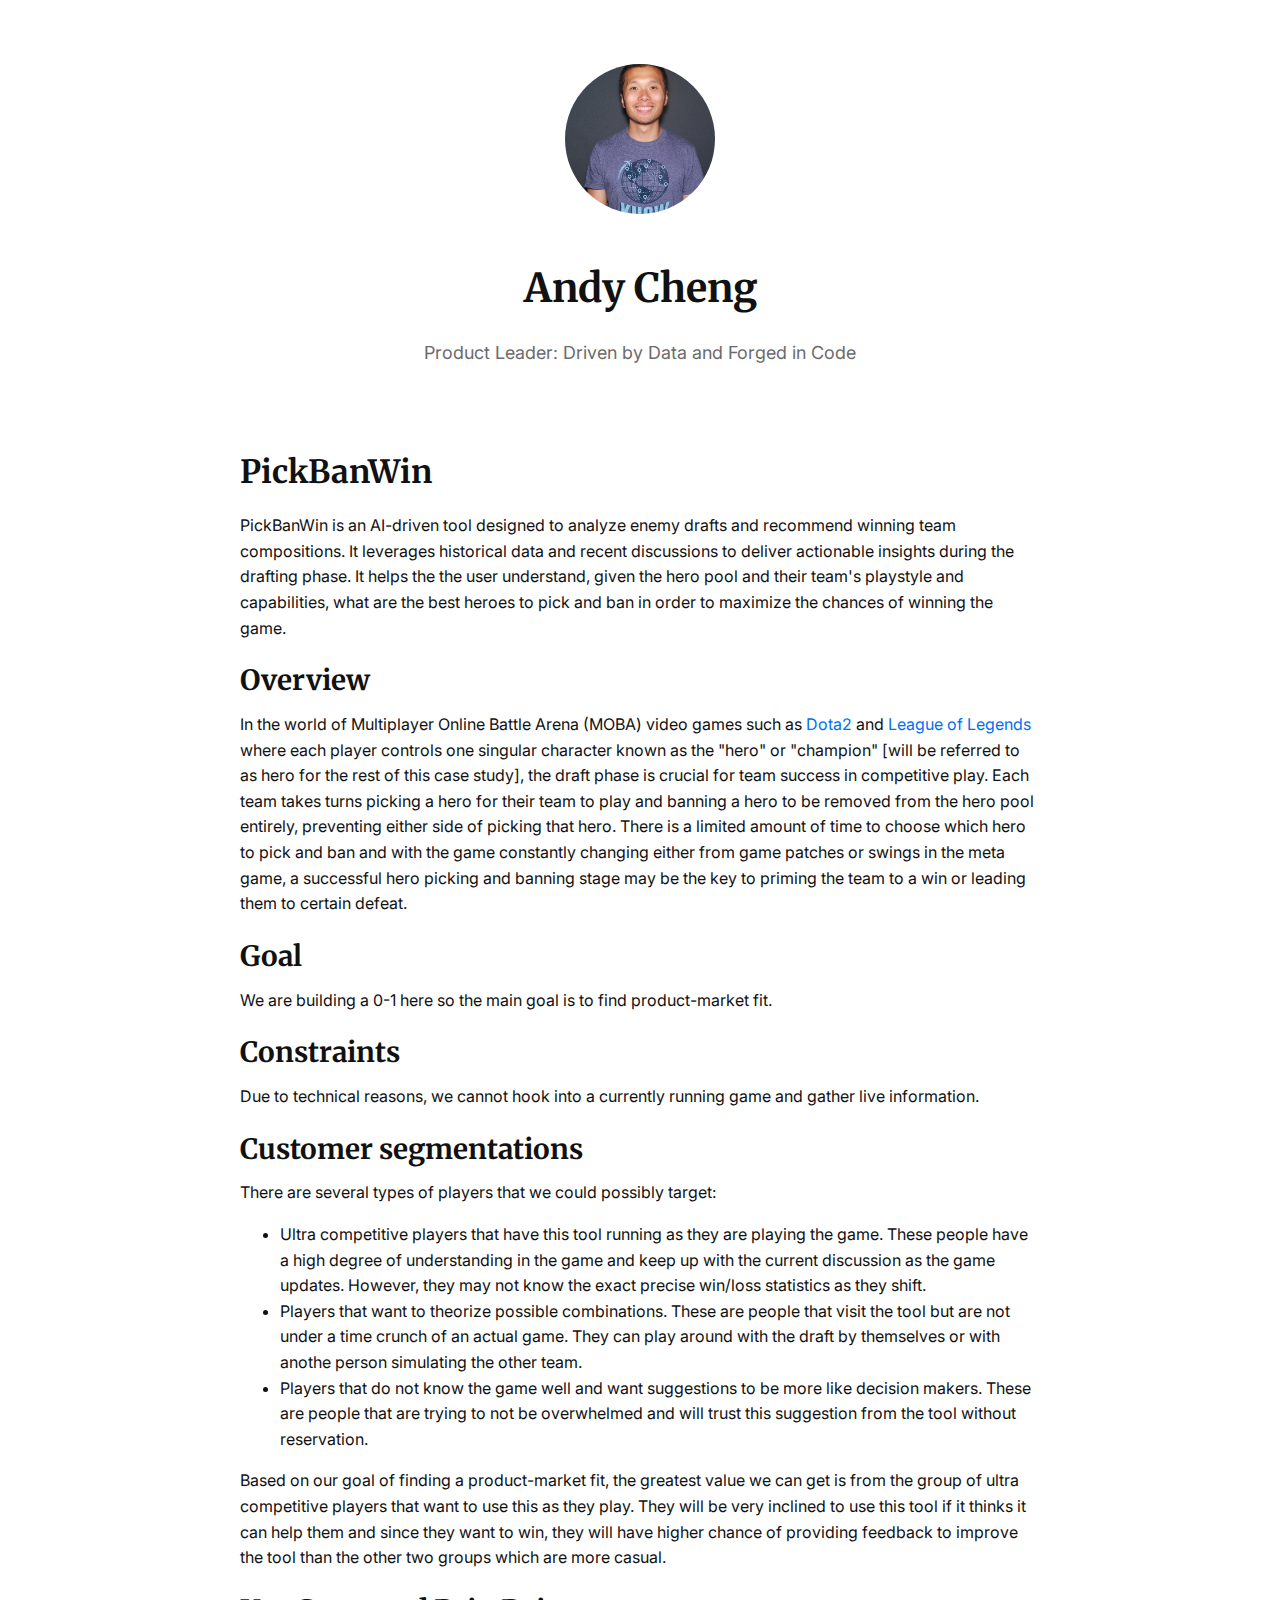
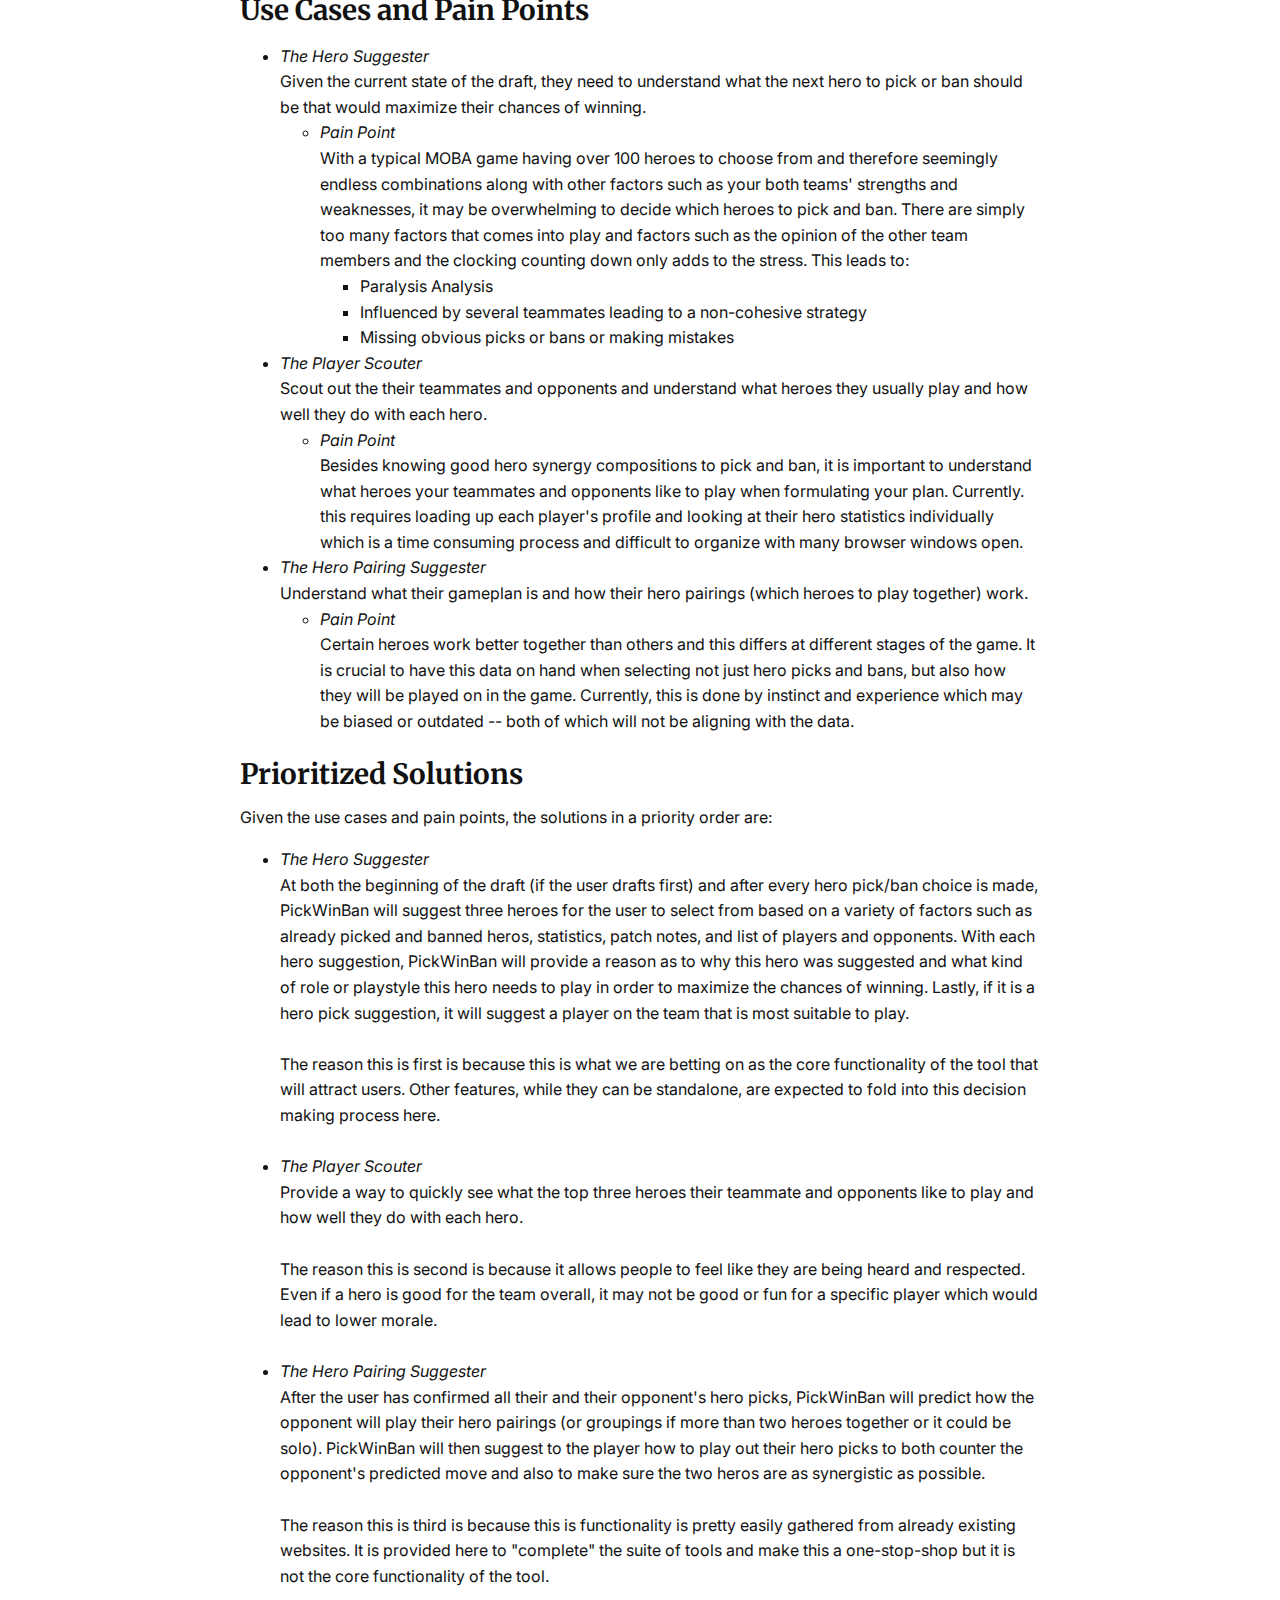
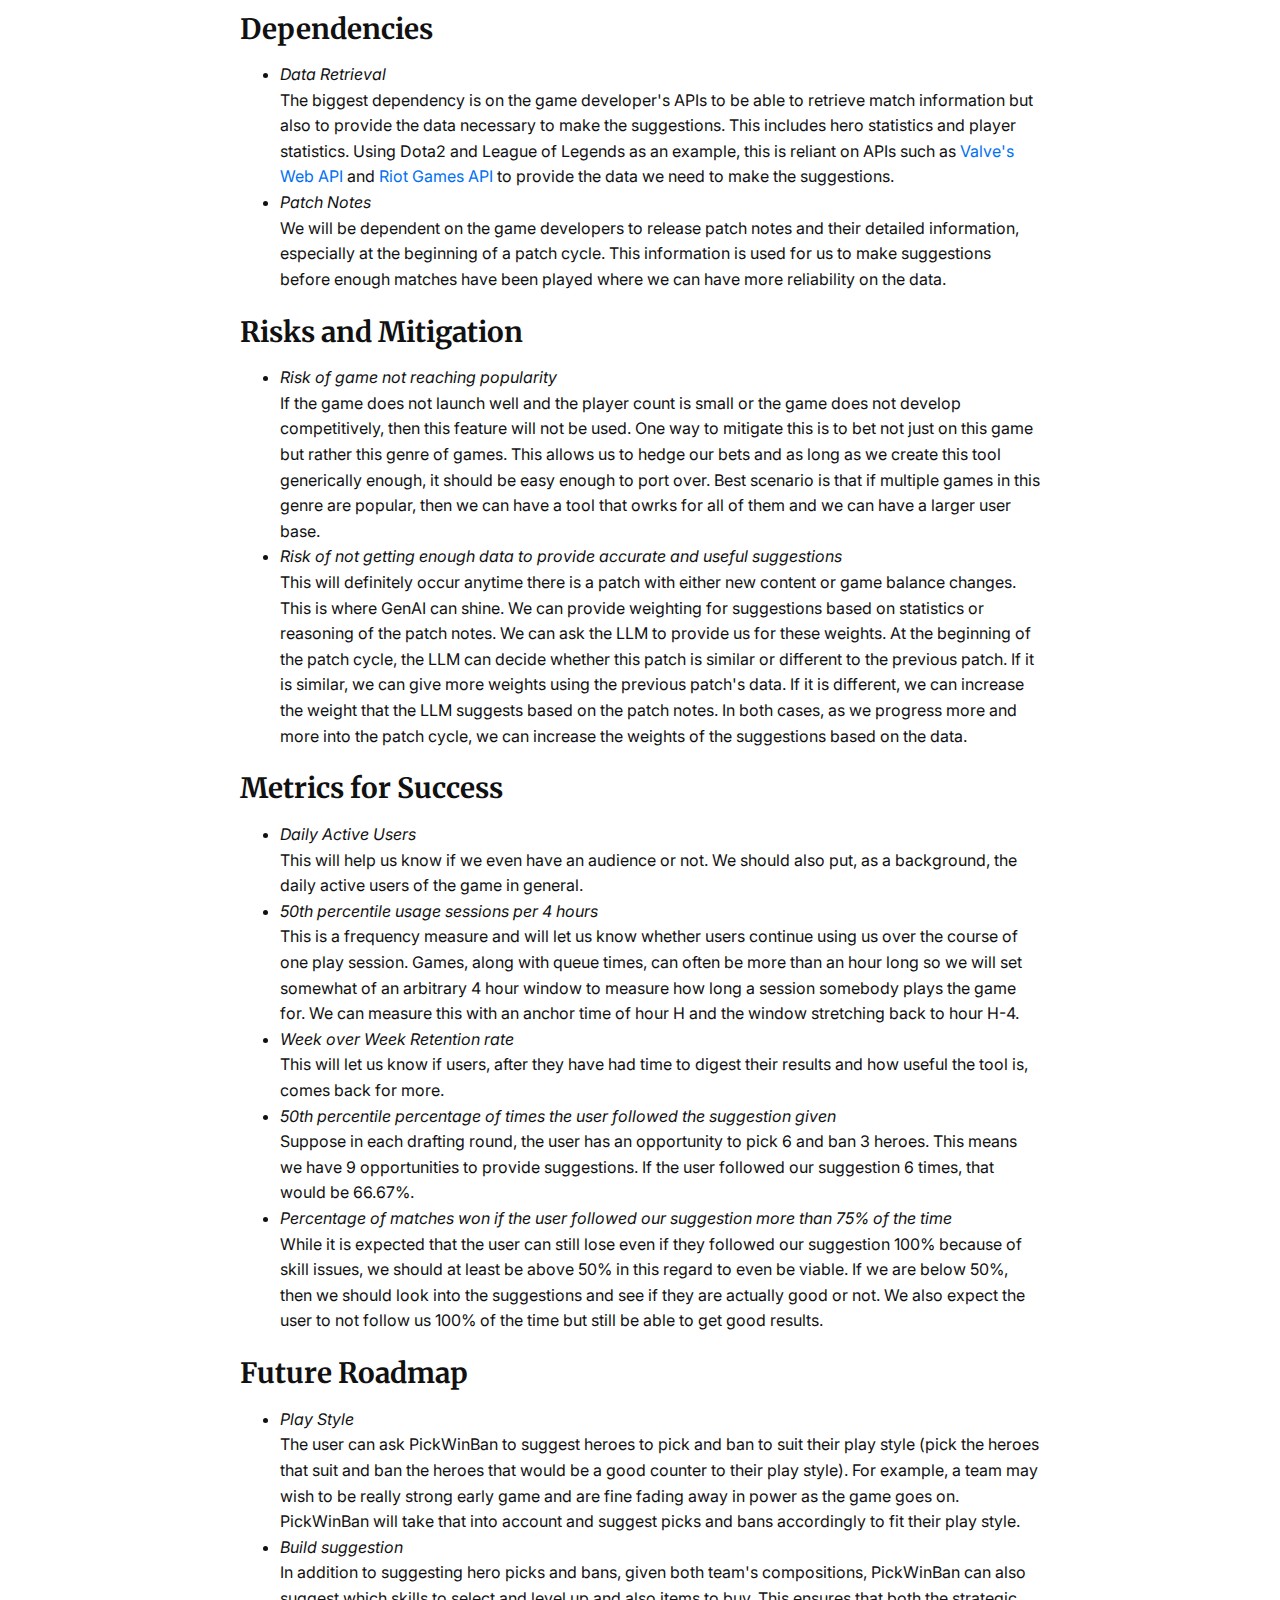
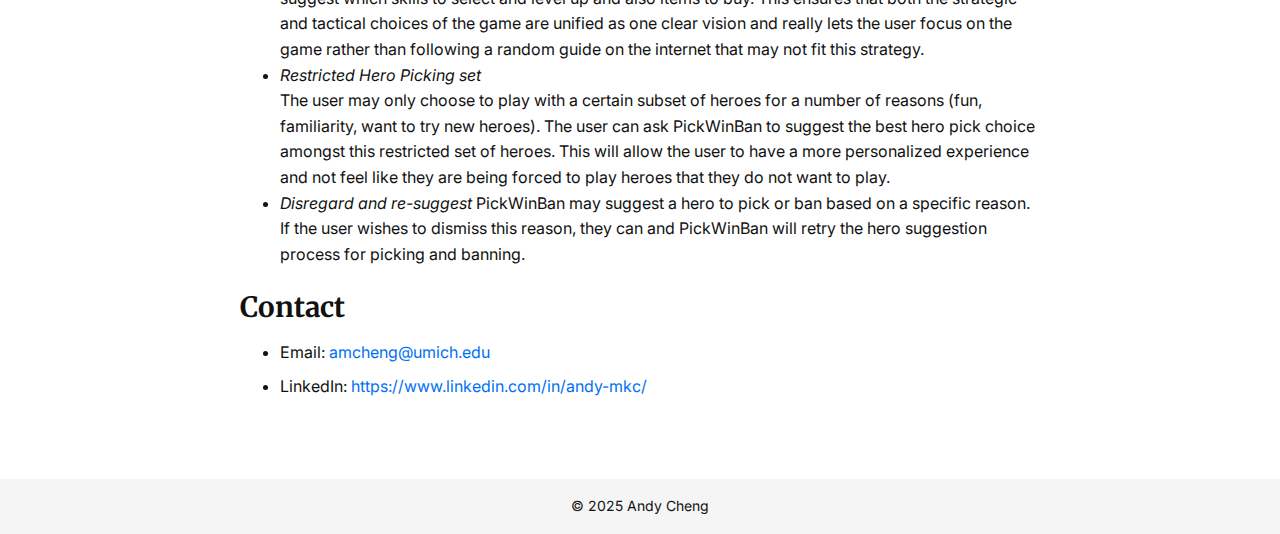
<file: website/case_studies/pick_ban_win.html>
<!DOCTYPE html>
<html lang="en">
<head>
  <meta charset="UTF-8" />
  <meta name="viewport" content="width=device-width, initial-scale=1.0"/>
  <title>Andy Cheng – Product Management Portfolio</title>

  <!-- CSS Reset -->
  <link rel="stylesheet" href="../css/reset.css"/>

  <!-- Design Tokens -->
  <link rel="stylesheet" href="../css/colors.css"/>

  <!-- Typography -->
  <link rel="stylesheet" href="../css/typography.css"/>

  <!-- Layout Helpers -->
  <link rel="stylesheet" href="../css/layout.css"/>

  <!-- Components & Utilities -->
  <link rel="stylesheet" href="../css/components.css"/>
</head>
<body>
  <header class="hero">
    <img
      src="../img/linkedin.jpg"
      alt="Andy Cheng Portrait"
      class="hero__avatar"
    />
    <h1 class="hero__title">Andy Cheng</h1>
    <p class="hero__subtitle">Product Leader:  Driven by Data and Forged in Code</p>
  </header>
  <main>
    <!--
    <h1>TODO</h1>
    <ul>
      <li>FRD</li>
      <li>User Story</li>
      <li>User flow</li>
      <li>Wireframes?</li>
      <li>Mockups (with explanations on why this hero was chosen to be picked or banned)</li>
      <li>MVP</li>
      <li>Next Features after MVP</li>
      <li>How to monetize?</li>
      <li>Rely less on community content as the patch just release and then rely more as it goes on</li>
    </ul>
    -->
    <h1>PickBanWin</h1>
    PickBanWin is an AI-driven tool designed to analyze enemy drafts and recommend winning team compositions. It leverages historical data and recent discussions to deliver actionable insights during the drafting phase.  It helps the the user understand, given the hero pool and their team's playstyle and capabilities, what are the best heroes to pick and ban in order to maximize the chances of winning the game.
    <h2 class="preserve-lines">Overview</h2>
    In the world of Multiplayer Online Battle Arena (MOBA) video games such as <a href="https://en.wikipedia.org/wiki/Dota_2" target="_blank">Dota2</a> and <a href="https://en.wikipedia.org/wiki/League_of_Legends" target="_blank">League of Legends</a> where each player controls one singular character known as the "hero" or "champion" [will be referred to as hero for the rest of this case study], the draft phase is crucial for team success in competitive play.  Each team takes turns picking a hero for their team to play and banning a hero to be removed from the hero pool entirely, preventing either side of picking that hero.  There is a limited amount of time to choose which hero to pick and ban and with the game constantly changing either from game patches or swings in the meta game, a successful hero picking and banning stage may be the key to priming the team to a win or leading them to certain defeat.
    <h2>Goal</h2>
    We are building a 0-1 here so the main goal is to find product-market fit.
    <h2>Constraints</h2>
    Due to technical reasons, we cannot hook into a currently running game and gather live information.
    <h2>Customer segmentations</h2>
    There are several types of players that we could possibly target:
    <ul>
      <li>
        Ultra competitive players that have this tool running as they are playing the game.  These people have a high degree of understanding in the game and keep up with the current discussion as the game updates.  However, they may not know the exact precise win/loss statistics as they shift.
      </li>
      <li>
        Players that want to theorize possible combinations.  These are people that visit the tool but are not under a time crunch of an actual game.  They can play around with the draft by themselves or with anothe person simulating the other team.
      </li>
      <li>
        Players that do not know the game well and want suggestions to be more like decision makers.  These are people that are trying to not be overwhelmed and will trust this suggestion from the tool without reservation.
      </li>
    </ul>
    Based on our goal of finding a product-market fit, the greatest value we can get is from the group of ultra competitive players that want to use this as they play.  They will be very inclined to use this tool if it thinks it can help them and since they want to win, they will have higher chance of providing feedback to improve the tool than the other two groups which are more casual.
    <h2>Use Cases and Pain Points</h2>
    <ul>
      <li>
        <i>The Hero Suggester</i><br/>
        Given the current state of the draft, they need to understand what the next hero to pick or ban should be that would maximize their chances of winning.
        <ul>
          <li>
            <i>Pain Point</i><br/>
            With a typical MOBA game having over 100 heroes to choose from and therefore seemingly endless combinations along with other factors such as your both teams' strengths and weaknesses, it may be overwhelming to decide which heroes to pick and ban.  There are simply too many factors that comes into play and factors such as the opinion of the other team members and the clocking counting down only adds to the stress.  This leads to:
            <ul>
              <li>Paralysis Analysis</li>
              <li>Influenced by several teammates leading to a non-cohesive strategy</li>
              <li>Missing obvious picks or bans or making mistakes</li>
            </ul>
          </li>
        </ul>
      </li>
      <li>
        <i>The Player Scouter</i><br/>
        Scout out the their teammates and opponents and understand what heroes they usually play and how well they do with each hero.
        <ul>
          <li>
            <i>Pain Point</i><br/>
            Besides knowing good hero synergy compositions to pick and ban, it is important to understand what heroes your teammates and opponents like to play when formulating your plan.  Currently. this requires loading up each player's profile and looking at their hero statistics individually which is a time consuming process and difficult to organize with many browser windows open.
          </li>
        </ul>
      </li>
      <li>
        <i>The Hero Pairing Suggester</i><br/>
        Understand what their gameplan is and how their hero pairings (which heroes to play together) work.
        <ul>
          <li>
            <i>Pain Point</i><br/>
            Certain heroes work better together than others and this differs at different stages of the game. It is crucial to have this data on hand when selecting not just hero picks and bans, but also how they will be played on in the game.  Currently, this is done by instinct and experience which may be biased or outdated -- both of which will not be aligning with the data.
          </li>
        </ul>
      </li>
    </ul>
    <h2>Prioritized Solutions</h2>
    Given the use cases and pain points, the solutions in a priority order are:
    <ul>
      <li>
        <i>The Hero Suggester</i>
        <br/>
        At both the beginning of the draft (if the user drafts first) and after every hero pick/ban choice is made, PickWinBan will suggest three heroes for the user to select from based on a variety of factors such as already picked and banned heros, statistics, patch notes, and list of players and opponents.  With each hero suggestion, PickWinBan will provide a reason as to why this hero was suggested and what kind of role or playstyle this hero needs to play in order to maximize the chances of winning.  Lastly, if it is a hero pick suggestion, it will suggest a player on the team that is most suitable to play.
        <br/>
        <br/>
        The reason this is first is because this is what we are betting on as the core functionality of the tool that will attract users.  Other features, while they can be standalone, are expected to fold into this decision making process here.<br/><br/>
      </li>
      <li>
        <i>The Player Scouter</i>
        <br/>
        Provide a way to quickly see what the top three heroes their teammate and opponents like to play and how well they do with each hero.
        <br/>
        <br/>
        The reason this is second is because it allows people to feel like they are being heard and respected.  Even if a hero is good for the team overall, it may not be good or fun for a specific player which would lead to lower morale.<br/><br/>
      </li>
      <li>
        <i>The Hero Pairing Suggester</i>
        <br/>
        After the user has confirmed all their and their opponent's hero picks, PickWinBan will predict how the opponent will play their hero pairings (or groupings if more than two heroes together or it could be solo).  PickWinBan will then suggest to the player how to play out their hero picks to both counter the opponent's predicted move and also to make sure the two heros are as synergistic as possible.
        <br/>
        <br/>
        The reason this is third is because this is functionality is pretty easily gathered from already existing websites.  It is provided here to "complete" the suite of tools and make this a one-stop-shop but it is not the core functionality of the tool.
      </li>
    </ul>
    <h2>Dependencies</h2>
    <ul>
      <li>
        <i>Data Retrieval</i><br/>
        The biggest dependency is on the game developer's APIs to be able to retrieve match information but also to provide the data necessary to make the suggestions.  This includes hero statistics and player statistics.  Using Dota2 and League of Legends as an example, this is reliant on APIs such as <a href="https://wiki.teamfortress.com/wiki/WebAPI/GetMatchDetails" target="_blank">Valve's Web API</a> and <a href="hhttps://developer.riotgames.com/apis" target="_blank">Riot Games API</a> to provide the data we need to make the suggestions.
      </li>
      <li>
        <i>Patch Notes</i><br/>
        We will be dependent on the game developers to release patch notes and their detailed information, especially at the beginning of a patch cycle.  This information is used for us to make suggestions before enough matches have been played where we can have more reliability on the data.
      </li>
    </ul>
    <h2>Risks and Mitigation</h2>
    <ul>
      <li>
        <i>Risk of game not reaching popularity</i><br/>
        If the game does not launch well and the player count is small or the game does not develop competitively, then this feature will not be used.  One way to mitigate this is to bet not just on this game but rather this genre of games.  This allows us to hedge our bets and as long as we create this tool generically enough, it should be easy enough to port over.  Best scenario is that if multiple games in this genre are popular, then we can have a tool that owrks for all of them and we can have a larger user base.
      </li>
      <li>
        <i>Risk of not getting enough data to provide accurate and useful suggestions</i><br/>
        This will definitely occur anytime there is a patch with either new content or game balance changes.  This is where GenAI can shine.  We can provide weighting for suggestions based on statistics or reasoning of the patch notes.  We can ask the LLM to provide us for these weights.  At the beginning of the patch cycle, the LLM can decide whether this patch is similar or different to the previous patch.  If it is similar, we can give more weights using the previous patch's data.  If it is different, we can increase the weight that the LLM suggests based on the patch notes.  In both cases, as we progress more and more into the patch cycle, we can increase the weights of the suggestions based on the data.
      </li>
    </ul>
    <h2>Metrics for Success</h2>
    <ul>
      <li>
        <i>Daily Active Users</i><br/>
        This will help us know if we even have an audience or not.  We should also put, as a background, the daily active users of the game in general.
      </li>
      <li>
        <i>50th percentile usage sessions per 4 hours</i><br/>
        This is a frequency measure and will let us know whether users continue using us over the course of one play session.  Games, along with queue times, can often be more than an hour long so we will set somewhat of an arbitrary 4 hour window to measure how long a session somebody plays the game for.  We can measure this with an anchor time of hour H and the window stretching back to hour H-4.
      </li>
      <li>
        <i>Week over Week Retention rate</i><br/>
        This will let us know if users, after they have had time to digest their results and how useful the tool is, comes back for more.
      </li>
      <li>
        <i>50th percentile percentage of times the user followed the suggestion given</i><br/>
        Suppose in each drafting round, the user has an opportunity to pick 6 and ban 3 heroes.  This means we have 9 opportunities to provide suggestions.  If the user followed our suggestion 6 times, that would be 66.67%.
      </li>
      <li>
        <i>Percentage of matches won if the user followed our suggestion more than 75% of the time</i><br/>
        While it is expected that the user can still lose even if they followed our suggestion 100% because of skill issues, we should at least be above 50% in this regard to even be viable.  If we are below 50%, then we should look into the suggestions and see if they are actually good or not.  We also expect the user to not follow us 100% of the time but still be able to get good results.
      </li>
    </ul>
    <h2>Future Roadmap</h2>
    <ul>
      <li>
        <i>Play Style</i><br/>
        The user can ask PickWinBan to suggest heroes to pick and ban to suit their play style (pick the heroes that suit and ban the heroes that would be a good counter to their play style).  For example, a team may wish to be really strong early game and are fine fading away in power as the game goes on.  PickWinBan will take that into account and suggest picks and bans accordingly to fit their play style.
      </li>
      <li>
        <i>Build suggestion</i><br/>
        In addition to suggesting hero picks and bans, given both team's compositions, PickWinBan can also suggest which skills to select and level up and also items to buy.  This ensures that both the strategic and tactical choices of the game are unified as one clear vision and really lets the user focus on the game rather than following a random guide on the internet that may not fit this strategy.
      </li>
      <li>
        <i>Restricted Hero Picking set</i><br/>
        The user may only choose to play with a certain subset of heroes for a number of reasons (fun, familiarity, want to try new heroes).  The user can ask PickWinBan to suggest the best hero pick choice amongst this restricted set of heroes.  This will allow the user to have a more personalized experience and not feel like they are being forced to play heroes that they do not want to play.
      </li>
      <li>
        <i>Disregard and re-suggest</i>
        PickWinBan may suggest a hero to pick or ban based on a specific reason.  If the user wishes to dismiss this reason, they can and PickWinBan will retry the hero suggestion process for picking and banning.
      </li>
    </ul>
    <section class="contact">
      <h2>Contact</h2>
      <ul class="contact__list">
        <li>Email: <a href="mailto:amcheng@umich.edu">amcheng@umich.edu</a></li>
        <li>LinkedIn: <a href="https://www.linkedin.com/in/andy-mkc/" target="_blank">https://www.linkedin.com/in/andy-mkc/</a></li>
      </ul>
    </section>
  </main>
  <footer class="footer">
    <p>&copy; 2025 Andy Cheng</p>
  </footer>

</body>
</html>
</file>
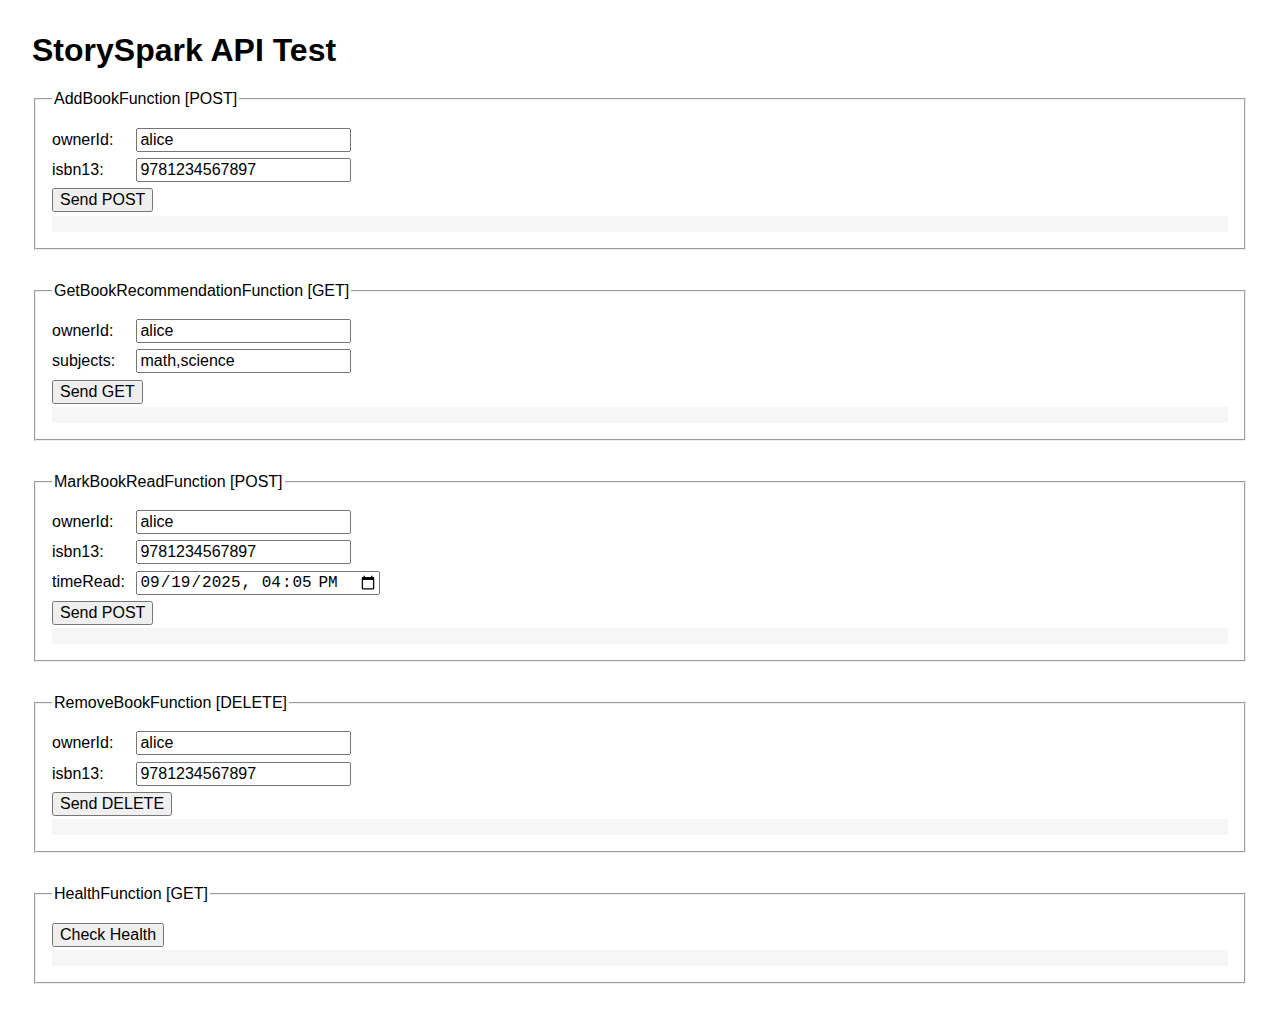
<file: case_studies/StorySpark/src/api_gateway/test.html>
<!DOCTYPE html>
<html lang="en">
<head>
  <meta charset="UTF-8">
  <title>StorySpark API Test</title>
  <style>
    body { font-family: sans-serif; margin: 2rem; }
    fieldset { margin-bottom: 2rem; padding: 1rem; }
    label { display: inline-block; width: 80px; }
    input, button, textarea { font-size: 1rem; margin: 0.2rem 0; }
    textarea { width: 100%; height: 6rem; }
    .response { background: #f6f6f6; padding: 0.5rem; white-space: pre-wrap; }
  </style>
</head>
<body>

  <h1>StorySpark API Test</h1>

  <!-- Add Book -->
  <fieldset>
    <legend>AddBookFunction [POST]</legend>
    <form id="addBookForm" data-method="POST" action="http://localhost:7071/api/books/add">
      <label for="add-ownerId">ownerId:</label>
      <input id="add-ownerId" name="ownerId" type="text" value="alice"><br>
      <label for="add-isbn13">isbn13:</label>
      <input id="add-isbn13" name="isbn13" type="text" value="9781234567897"><br>
      <button type="submit">Send POST</button>
    </form>
    <div class="response" id="addBookResponse"></div>
  </fieldset>

  <!-- Get Recommendations -->
  <fieldset>
    <legend>GetBookRecommendationFunction [GET]</legend>
    <form id="getRecForm" data-method="GET" action="http://localhost:7071/api/books/getRecommendations">
      <label for="rec-ownerId">ownerId:</label>
      <input id="rec-ownerId" name="ownerId" type="text" value="alice"><br>
      <label for="rec-subjects">subjects:</label>
      <input id="rec-subjects" name="subjects" type="text" value="math,science"><br>
      <button type="submit">Send GET</button>
    </form>
    <div class="response" id="getRecResponse"></div>
  </fieldset>

  <!-- Mark Book Read -->
  <fieldset>
    <legend>MarkBookReadFunction [POST]</legend>
    <form id="markReadForm" data-method="POST" action="http://localhost:7071/api/books/markRead">
      <label for="read-ownerId">ownerId:</label>
      <input id="read-ownerId" name="ownerId" type="text" value="alice"><br>
      <label for="read-isbn13">isbn13:</label>
      <input id="read-isbn13" name="isbn13" type="text" value="9781234567897"><br>
      <label for="read-timeRead">timeRead:</label>
      <input id="read-timeRead" name="timeRead" type="datetime-local" value="2025-09-19T16:05"><br>
      <button type="submit">Send POST</button>
    </form>
    <div class="response" id="markReadResponse"></div>
  </fieldset>

  <!-- Remove Book -->
  <fieldset>
    <legend>RemoveBookFunction [DELETE]</legend>
    <form id="removeForm" data-method="DELETE" action="http://localhost:7071/api/books/remove">
      <label for="rem-ownerId">ownerId:</label>
      <input id="rem-ownerId" name="ownerId" type="text" value="alice"><br>
      <label for="rem-isbn13">isbn13:</label>
      <input id="rem-isbn13" name="isbn13" type="text" value="9781234567897"><br>
      <button type="submit">Send DELETE</button>
    </form>
    <div class="response" id="removeResponse"></div>
  </fieldset>

  <!-- Health Check -->
  <fieldset>
    <legend>HealthFunction [GET]</legend>
    <button id="healthBtn">Check Health</button>
    <div class="response" id="healthResponse"></div>
  </fieldset>

<script>
  document.querySelectorAll('form[data-method]').forEach(form => {
    form.addEventListener('submit', async e => {
      e.preventDefault();
      const method = form.dataset.method;
      const url = form.action + '?' + new URLSearchParams(new FormData(form));
      const responseDiv = document.getElementById(form.id + 'Response');
      responseDiv.textContent = 'Loading...';
      try {
        const res = await fetch(url, { method });
        const body = await res.text();
        responseDiv.textContent = 
          res.ok 
            ? JSON.stringify(JSON.parse(body), null, 2) 
            : `Error ${res.status}: ${body}`;
      } catch (err) {
        responseDiv.textContent = err;
      }
    });
  });

  document.getElementById('healthBtn').addEventListener('click', async () => {
    const url = 'http://localhost:7071/api/health';
    const div = document.getElementById('healthResponse');
    div.textContent = 'Loading...';
    try {
      const res = await fetch(url);
      const body = await res.text();
      div.textContent = 
        res.ok 
          ? JSON.stringify(JSON.parse(body), null, 2) 
          : `Error ${res.status}: ${body}`;
    } catch (err) {
      div.textContent = err;
    }
  });
</script>

</body>
</html>
</file>
<file: css/colors.css>
:root {
  /* Neutrals */
  --white: #ffffff;
  --black: #111111;
  --gray-100: #f5f5f5;
  --gray-500: #6b6b6b;

  /* Accent */
  --accent: #0070f3;
}

body {
  background-color: var(--white);
  color: var(--black);
}
a {
  color: var(--accent);
  text-decoration: none;
}
</file>
<file: css/typography.css>
/* Import a clean serif + sans font */
@import url('https://fonts.googleapis.com/css2?family=Merriweather:wght@400;700&family=Inter:wght@400;600&display=swap');

body {
  font-family: 'Inter', sans-serif;
  font-size: 16px;
  line-height: 1.6;
}

h1, h2, h3 {
  font-family: 'Merriweather', serif;
  line-height: 1.2;
  color: var(--black);
}

.hero__title {
  font-size: 2.5rem;
  font-weight: 700;
}

.hero__subtitle {
  font-size: 1.125rem;
  color: var(--gray-500);
}

h2 {
  font-size: 1.75rem;
  margin-bottom: 0.5em;
}

.preserve-lines {
  white-space: pre-line;    /* collapse extra spaces, keep newlines */
  /*overflow-wrap: break-word;*/
  /*hyphens: auto;*/
}

.project-card h3 {
  font-size: 1.25rem;
  margin-bottom: 0.25em;
}
</file>
<file: css/layout.css>
body {
  display: flex;
  flex-direction: column;
  min-height: 100vh;
}

.hero {
  text-align: center;
  padding: 4rem 1rem 2rem;
}

.hero__avatar {
  width: 150px;
  height: 150px;
  border-radius: 50%;
  object-fit: cover;
  margin-bottom: 1rem;
}

main {
  flex: 1;
  max-width: 800px;
  margin: 0 auto;
  padding: 2rem 1rem;
}

section {
  margin-bottom: 3rem;
}

.projects__grid {
  display: grid;
  grid-template-columns: repeat(auto-fit, minmax(220px, 1fr));
  gap: 1.5rem;
}
</file>
<file: css/components.css>
.project-card {
  background-color: var(--gray-100);
  border-radius: 8px;
  padding: 1rem;
  transition: transform 0.2s ease;
  color: #000
}
.project-card:hover {
  transform: translateY(-4px);
}

.contact__list li {
  margin-bottom: 0.5em;
}

.footer {
  text-align: center;
  padding: 1rem 0;
  background-color: var(--gray-100);
  font-size: 0.875rem;
}
</file>
<file: website/css/colors.css>
:root {
  /* Neutrals */
  --white: #ffffff;
  --black: #111111;
  --gray-100: #f5f5f5;
  --gray-500: #6b6b6b;

  /* Accent */
  --accent: #0070f3;
}

body {
  background-color: var(--white);
  color: var(--black);
}
a {
  color: var(--accent);
  text-decoration: none;
}
</file>
<file: website/css/typography.css>
/* Import a clean serif + sans font */
@import url('https://fonts.googleapis.com/css2?family=Merriweather:wght@400;700&family=Inter:wght@400;600&display=swap');

body {
  font-family: 'Inter', sans-serif;
  font-size: 16px;
  line-height: 1.6;
}

h1, h2, h3 {
  font-family: 'Merriweather', serif;
  line-height: 1.2;
  color: var(--black);
}

.hero__title {
  font-size: 2.5rem;
  font-weight: 700;
}

.hero__subtitle {
  font-size: 1.125rem;
  color: var(--gray-500);
}

h2 {
  font-size: 1.75rem;
  margin-bottom: 0.5em;
}

.preserve-lines {
  white-space: pre-line;    /* collapse extra spaces, keep newlines */
  /*overflow-wrap: break-word;*/
  /*hyphens: auto;*/
}

.project-card h3 {
  font-size: 1.25rem;
  margin-bottom: 0.25em;
}
</file>
<file: website/css/layout.css>
body {
  display: flex;
  flex-direction: column;
  min-height: 100vh;
}

.hero {
  text-align: center;
  padding: 4rem 1rem 2rem;
}

.hero__avatar {
  width: 150px;
  height: 150px;
  border-radius: 50%;
  object-fit: cover;
  margin-bottom: 1rem;
}

main {
  flex: 1;
  max-width: 800px;
  margin: 0 auto;
  padding: 2rem 1rem;
}

section {
  margin-bottom: 3rem;
}

.projects__grid {
  display: grid;
  grid-template-columns: repeat(auto-fit, minmax(220px, 1fr));
  gap: 1.5rem;
}
</file>
<file: website/css/components.css>
.project-card {
  background-color: var(--gray-100);
  border-radius: 8px;
  padding: 1rem;
  transition: transform 0.2s ease;
  color: #000
}
.project-card:hover {
  transform: translateY(-4px);
}

.contact__list li {
  margin-bottom: 0.5em;
}

.footer {
  text-align: center;
  padding: 1rem 0;
  background-color: var(--gray-100);
  font-size: 0.875rem;
}
</file>
